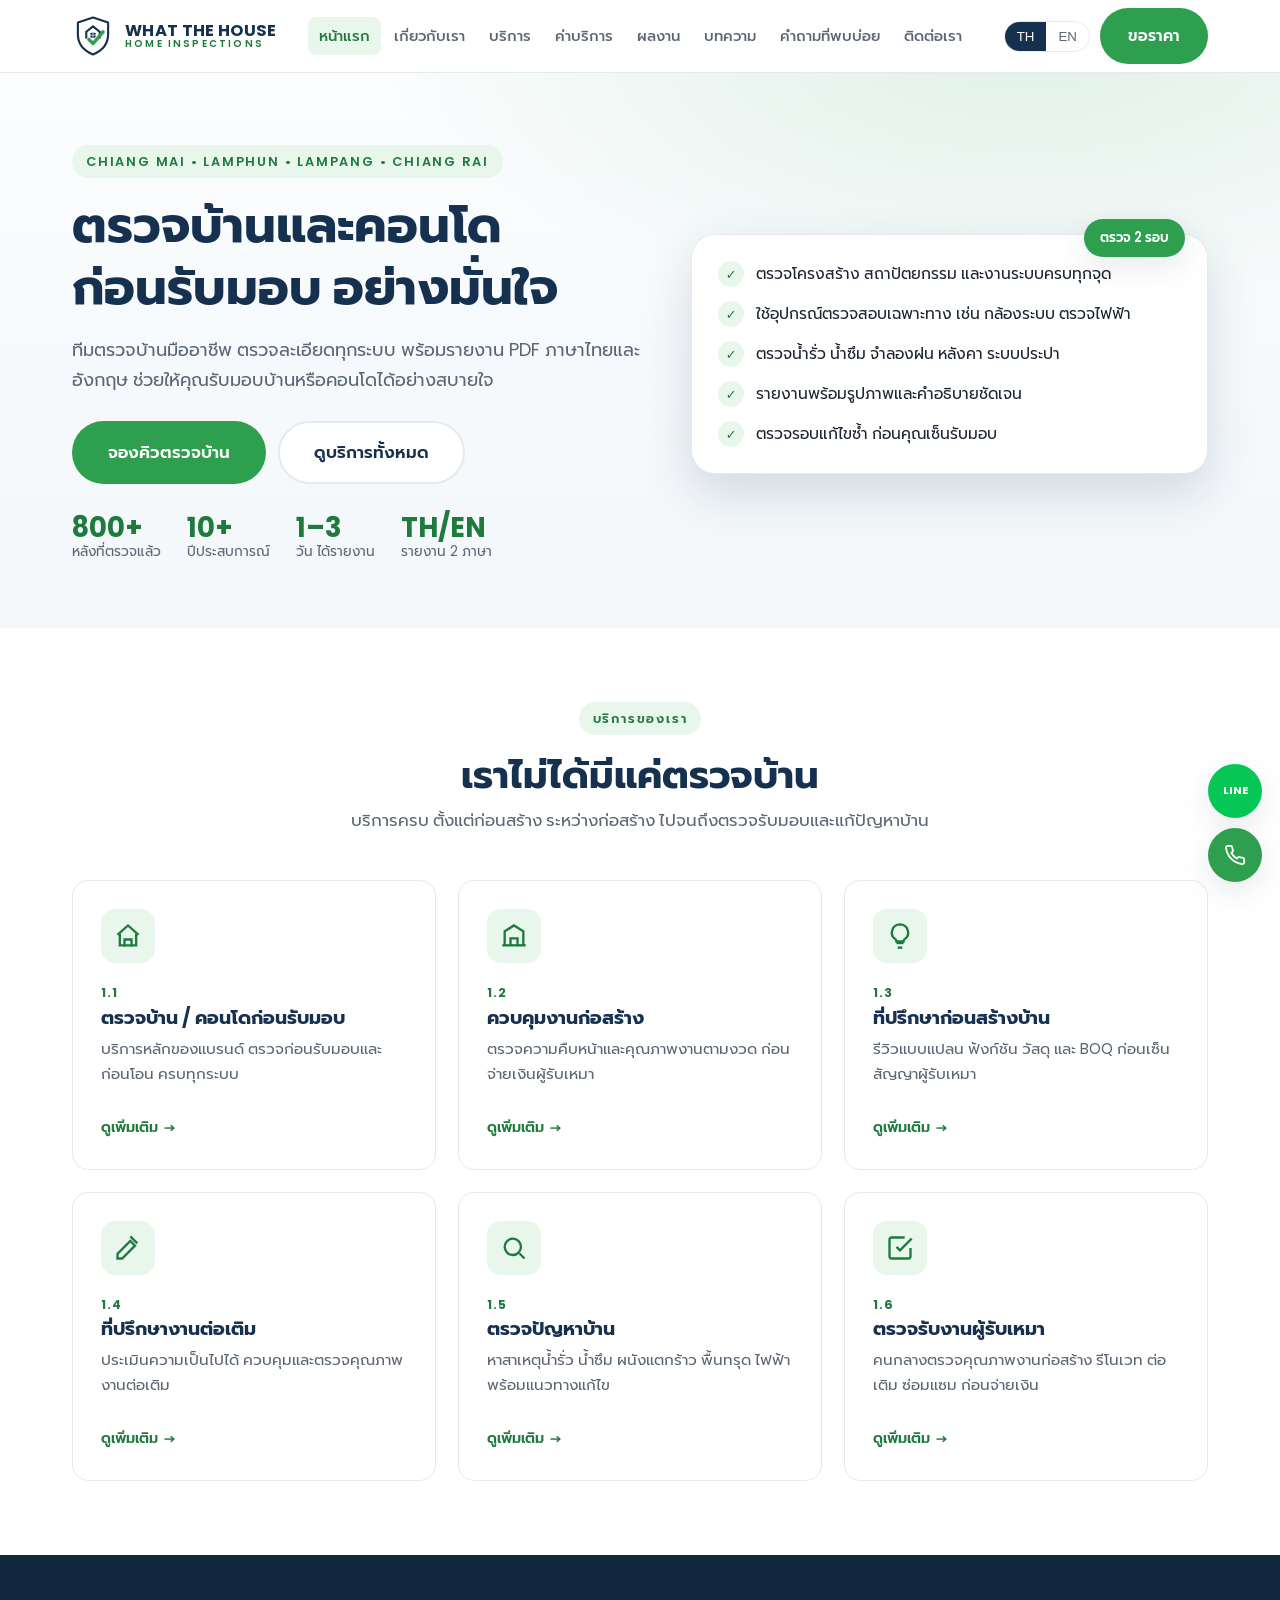
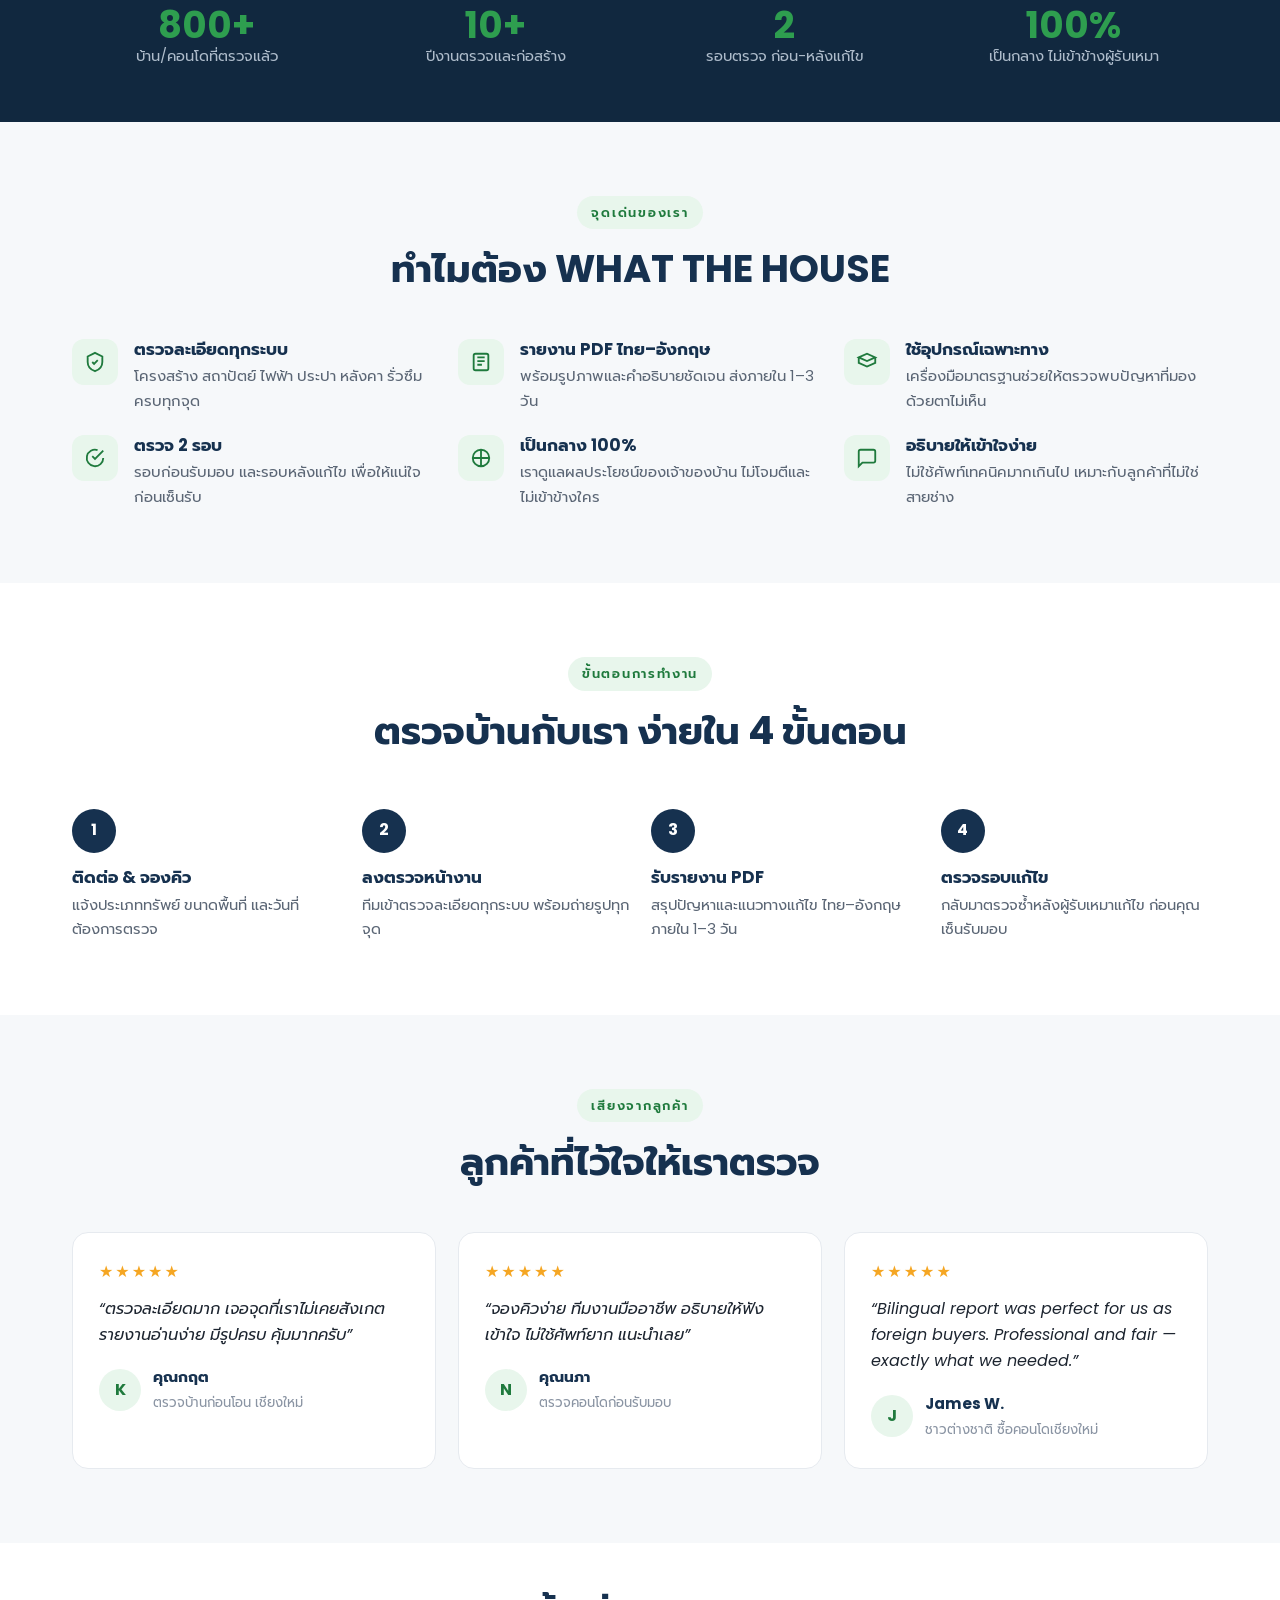
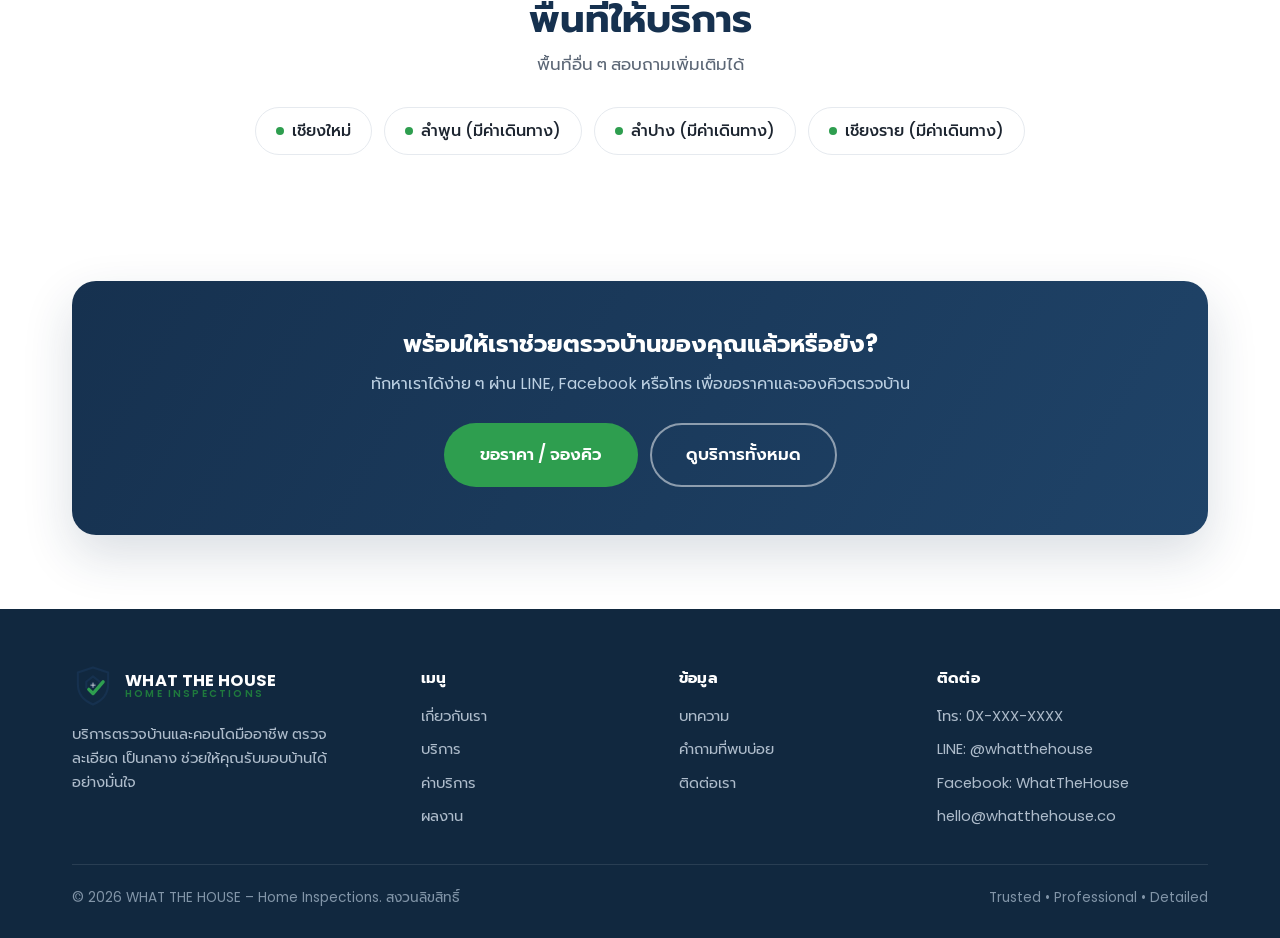
<file: index.html>
<!DOCTYPE html>
<html lang="th">
<head>
<meta charset="UTF-8">
<meta name="viewport" content="width=device-width, initial-scale=1">
<title>ตรวจบ้านเชียงใหม่ ตรวจคอนโด | WHAT THE HOUSE – Home Inspection Chiang Mai</title>
<meta name="description" content="WHAT THE HOUSE บริการตรวจบ้านและตรวจคอนโดก่อนรับมอบในเชียงใหม่ ลำพูน ลำปาง เชียงราย ตรวจละเอียดทุกระบบ รายงาน PDF ไทย-อังกฤษ ประสบการณ์ 800+ หลัง | Home & Condo Inspection Chiang Mai.">
<meta name="keywords" content="ตรวจบ้านเชียงใหม่, ตรวจคอนโดเชียงใหม่, ตรวจบ้านก่อนโอน, ตรวจรับบ้าน, Home Inspection Chiang Mai, Condo Inspection Chiang Mai">
<meta property="og:title" content="WHAT THE HOUSE – Home Inspection Chiang Mai">
<meta property="og:description" content="ตรวจบ้านและคอนโดก่อนรับมอบ ละเอียดทุกระบบ รายงานไทย-อังกฤษ">
<meta property="og:type" content="website">
<link rel="icon" href="assets/img/logo.svg" type="image/svg+xml">
<link rel="preconnect" href="https://fonts.googleapis.com">
<link rel="preconnect" href="https://fonts.gstatic.com" crossorigin>
<link href="https://fonts.googleapis.com/css2?family=Poppins:wght@400;500;600;700&family=Prompt:wght@400;500;600;700&display=swap" rel="stylesheet">
<link rel="stylesheet" href="assets/css/style.css">
<script type="application/ld+json">
{
  "@context":"https://schema.org",
  "@type":"LocalBusiness",
  "name":"WHAT THE HOUSE – Home Inspections",
  "description":"บริการตรวจบ้านและตรวจคอนโดก่อนรับมอบ ในเชียงใหม่และภาคเหนือ",
  "image":"assets/img/logo.svg",
  "areaServed":["Chiang Mai","Lamphun","Lampang","Chiang Rai"],
  "knowsLanguage":["th","en"],
  "telephone":"+66-00-000-0000",
  "address":{"@type":"PostalAddress","addressLocality":"Chiang Mai","addressCountry":"TH"},
  "slogan":"Trusted • Professional • Detailed"
}
</script>
</head>
<body>

<!-- ============ HEADER ============ -->
<header class="site-header">
  <div class="container nav">
    <a href="index.html" class="brand">
      <img src="assets/img/logo.svg" class="logo" alt="What The House">
      <span class="brand-text"><b>WHAT THE HOUSE</b><span>HOME INSPECTIONS</span></span>
    </a>
    <ul class="nav-links">
      <li><a href="index.html" class="active"><span class="lang-th">หน้าแรก</span><span class="lang-en">Home</span></a></li>
      <li><a href="about.html"><span class="lang-th">เกี่ยวกับเรา</span><span class="lang-en">About</span></a></li>
      <li><a href="services.html"><span class="lang-th">บริการ</span><span class="lang-en">Services</span></a></li>
      <li><a href="pricing.html"><span class="lang-th">ค่าบริการ</span><span class="lang-en">Pricing</span></a></li>
      <li><a href="portfolio.html"><span class="lang-th">ผลงาน</span><span class="lang-en">Portfolio</span></a></li>
      <li><a href="blog.html"><span class="lang-th">บทความ</span><span class="lang-en">Blog</span></a></li>
      <li><a href="faq.html"><span class="lang-th">คำถามที่พบบ่อย</span><span class="lang-en">FAQ</span></a></li>
      <li><a href="contact.html"><span class="lang-th">ติดต่อเรา</span><span class="lang-en">Contact</span></a></li>
    </ul>
    <div class="nav-right">
      <div class="lang-toggle">
        <button data-lang-btn="th">TH</button>
        <button data-lang-btn="en">EN</button>
      </div>
      <a href="contact.html" class="btn btn-primary nav-cta"><span class="lang-th">ขอราคา</span><span class="lang-en">Get a Quote</span></a>
      <button class="burger" aria-label="menu"><span></span><span></span><span></span></button>
    </div>
  </div>
</header>

<!-- ============ HERO ============ -->
<section class="hero">
  <div class="container hero-grid">
    <div>
      <span class="eyebrow">Chiang Mai • Lamphun • Lampang • Chiang Rai</span>
      <h1>
        <span class="lang-th">ตรวจบ้านและคอนโด<br>ก่อนรับมอบ อย่างมั่นใจ</span>
        <span class="lang-en block">Inspect your home & condo<br>before you accept it</span>
      </h1>
      <p class="lead">
        <span class="lang-th">ทีมตรวจบ้านมืออาชีพ ตรวจละเอียดทุกระบบ พร้อมรายงาน PDF ภาษาไทยและอังกฤษ ช่วยให้คุณรับมอบบ้านหรือคอนโดได้อย่างสบายใจ</span>
        <span class="lang-en block">A professional inspection team that checks every system in detail and delivers a clear Thai–English PDF report — so you can accept your new home with confidence.</span>
      </p>
      <div class="hero-cta">
        <a href="contact.html" class="btn btn-primary btn-lg"><span class="lang-th">จองคิวตรวจบ้าน</span><span class="lang-en">Book an Inspection</span></a>
        <a href="services.html" class="btn btn-outline btn-lg"><span class="lang-th">ดูบริการทั้งหมด</span><span class="lang-en">Our Services</span></a>
      </div>
      <div class="hero-trust">
        <div class="t"><b>800+</b><span class="lang-th">หลังที่ตรวจแล้ว</span><span class="lang-en">homes inspected</span></div>
        <div class="t"><b>10+</b><span class="lang-th">ปีประสบการณ์</span><span class="lang-en">years experience</span></div>
        <div class="t"><b>1–3</b><span class="lang-th">วัน ได้รายงาน</span><span class="lang-en">days to report</span></div>
        <div class="t"><b>TH/EN</b><span class="lang-th">รายงาน 2 ภาษา</span><span class="lang-en">bilingual report</span></div>
      </div>
    </div>
    <div class="hero-art">
      <span class="badge"><span class="lang-th">ตรวจ 2 รอบ</span><span class="lang-en">2 inspection rounds</span></span>
      <ul class="checklist">
        <li><span class="ic">✓</span><span class="lang-th">ตรวจโครงสร้าง สถาปัตยกรรม และงานระบบครบทุกจุด</span><span class="lang-en block">Structure, architecture and all building systems</span></li>
        <li><span class="ic">✓</span><span class="lang-th">ใช้อุปกรณ์ตรวจสอบเฉพาะทาง เช่น กล้องระบบ ตรวจไฟฟ้า</span><span class="lang-en block">Specialized inspection equipment & tools</span></li>
        <li><span class="ic">✓</span><span class="lang-th">ตรวจน้ำรั่ว น้ำซึม จำลองฝน หลังคา ระบบประปา</span><span class="lang-en block">Leak & water testing, roof and plumbing checks</span></li>
        <li><span class="ic">✓</span><span class="lang-th">รายงานพร้อมรูปภาพและคำอธิบายชัดเจน</span><span class="lang-en block">Full photo report with clear explanations</span></li>
        <li><span class="ic">✓</span><span class="lang-th">ตรวจรอบแก้ไขซ้ำ ก่อนคุณเซ็นรับมอบ</span><span class="lang-en block">Free re-inspection round before you sign off</span></li>
      </ul>
    </div>
  </div>
</section>

<!-- ============ SERVICES (6 cards) ============ -->
<section class="section" id="services">
  <div class="container">
    <div class="section-head">
      <span class="eyebrow"><span class="lang-th">บริการของเรา</span><span class="lang-en">Our Services</span></span>
      <h2 class="section-title"><span class="lang-th">เราไม่ได้มีแค่ตรวจบ้าน</span><span class="lang-en">More than just home inspection</span></h2>
      <p><span class="lang-th">บริการครบ ตั้งแต่ก่อนสร้าง ระหว่างก่อสร้าง ไปจนถึงตรวจรับมอบและแก้ปัญหาบ้าน</span><span class="lang-en">From planning and construction supervision to final hand-over inspection and defect diagnosis.</span></p>
    </div>
    <div class="grid grid-3">

      <a class="card" href="services.html#s1">
        <div class="svc-ic"><svg viewBox="0 0 24 24" fill="none" stroke="currentColor" stroke-width="2"><path d="M3 11l9-8 9 8"/><path d="M5 10v10h14V10"/><path d="M9 21v-6h6v6"/></svg></div>
        <span class="num">1.1</span>
        <h3><span class="lang-th">ตรวจบ้าน / คอนโดก่อนรับมอบ</span><span class="lang-en">Home & Condo Inspection</span></h3>
        <p><span class="lang-th">บริการหลักของแบรนด์ ตรวจก่อนรับมอบและก่อนโอน ครบทุกระบบ</span><span class="lang-en">Our core service — full pre-handover inspection of every system.</span></p>
        <span class="more"><span class="lang-th">ดูเพิ่มเติม</span><span class="lang-en">Learn more</span> →</span>
      </a>

      <a class="card" href="services.html#s2">
        <div class="svc-ic"><svg viewBox="0 0 24 24" fill="none" stroke="currentColor" stroke-width="2"><path d="M2 20h20"/><path d="M4 20V8l8-5 8 5v12"/><path d="M9 20v-6h6v6"/></svg></div>
        <span class="num">1.2</span>
        <h3><span class="lang-th">ควบคุมงานก่อสร้าง</span><span class="lang-en">Construction Supervision</span></h3>
        <p><span class="lang-th">ตรวจความคืบหน้าและคุณภาพงานตามงวด ก่อนจ่ายเงินผู้รับเหมา</span><span class="lang-en">Monitor progress and quality each phase, before paying the contractor.</span></p>
        <span class="more"><span class="lang-th">ดูเพิ่มเติม</span><span class="lang-en">Learn more</span> →</span>
      </a>

      <a class="card" href="services.html#s3">
        <div class="svc-ic"><svg viewBox="0 0 24 24" fill="none" stroke="currentColor" stroke-width="2"><path d="M9 18h6"/><path d="M10 22h4"/><path d="M12 2a7 7 0 0 0-4 12.7c.6.5 1 1.2 1 2h6c0-.8.4-1.5 1-2A7 7 0 0 0 12 2z"/></svg></div>
        <span class="num">1.3</span>
        <h3><span class="lang-th">ที่ปรึกษาก่อนสร้างบ้าน</span><span class="lang-en">Pre-Construction Consulting</span></h3>
        <p><span class="lang-th">รีวิวแบบแปลน ฟังก์ชัน วัสดุ และ BOQ ก่อนเซ็นสัญญาผู้รับเหมา</span><span class="lang-en">Review plans, materials and BOQ before signing with a contractor.</span></p>
        <span class="more"><span class="lang-th">ดูเพิ่มเติม</span><span class="lang-en">Learn more</span> →</span>
      </a>

      <a class="card" href="services.html#s4">
        <div class="svc-ic"><svg viewBox="0 0 24 24" fill="none" stroke="currentColor" stroke-width="2"><path d="M14 2l6 6"/><path d="M3 17l11-11 4 4L7 21H3z"/></svg></div>
        <span class="num">1.4</span>
        <h3><span class="lang-th">ที่ปรึกษางานต่อเติม</span><span class="lang-en">Renovation & Extension</span></h3>
        <p><span class="lang-th">ประเมินความเป็นไปได้ ควบคุมและตรวจคุณภาพงานต่อเติม</span><span class="lang-en">Feasibility checks plus supervision and QC for extension work.</span></p>
        <span class="more"><span class="lang-th">ดูเพิ่มเติม</span><span class="lang-en">Learn more</span> →</span>
      </a>

      <a class="card" href="services.html#s5">
        <div class="svc-ic"><svg viewBox="0 0 24 24" fill="none" stroke="currentColor" stroke-width="2"><circle cx="11" cy="11" r="7"/><path d="M21 21l-4.3-4.3"/></svg></div>
        <span class="num">1.5</span>
        <h3><span class="lang-th">ตรวจปัญหาบ้าน</span><span class="lang-en">Defect & Problem Diagnosis</span></h3>
        <p><span class="lang-th">หาสาเหตุน้ำรั่ว น้ำซึม ผนังแตกร้าว พื้นทรุด ไฟฟ้า พร้อมแนวทางแก้ไข</span><span class="lang-en">Find the cause of leaks, cracks, settling and electrical issues.</span></p>
        <span class="more"><span class="lang-th">ดูเพิ่มเติม</span><span class="lang-en">Learn more</span> →</span>
      </a>

      <a class="card" href="services.html#s6">
        <div class="svc-ic"><svg viewBox="0 0 24 24" fill="none" stroke="currentColor" stroke-width="2"><path d="M9 11l3 3L22 4"/><path d="M21 12v7a2 2 0 0 1-2 2H5a2 2 0 0 1-2-2V5a2 2 0 0 1 2-2h11"/></svg></div>
        <span class="num">1.6</span>
        <h3><span class="lang-th">ตรวจรับงานผู้รับเหมา</span><span class="lang-en">Contractor Work Inspection</span></h3>
        <p><span class="lang-th">คนกลางตรวจคุณภาพงานก่อสร้าง รีโนเวท ต่อเติม ซ่อมแซม ก่อนจ่ายเงิน</span><span class="lang-en">Independent QC for build, renovation and repair work before payment.</span></p>
        <span class="more"><span class="lang-th">ดูเพิ่มเติม</span><span class="lang-en">Learn more</span> →</span>
      </a>

    </div>
  </div>
</section>

<!-- ============ STATS (navy band) ============ -->
<section class="section tight navy">
  <div class="container">
    <div class="stats">
      <div class="s"><b>800+</b><span class="lang-th">บ้าน/คอนโดที่ตรวจแล้ว</span><span class="lang-en">homes & condos inspected</span></div>
      <div class="s"><b>10+</b><span class="lang-th">ปีงานตรวจและก่อสร้าง</span><span class="lang-en">years in inspection & construction</span></div>
      <div class="s"><b>2</b><span class="lang-th">รอบตรวจ ก่อน-หลังแก้ไข</span><span class="lang-en">rounds: initial & re-inspection</span></div>
      <div class="s"><b>100%</b><span class="lang-th">เป็นกลาง ไม่เข้าข้างผู้รับเหมา</span><span class="lang-en">independent & unbiased</span></div>
    </div>
  </div>
</section>

<!-- ============ WHY US ============ -->
<section class="section soft">
  <div class="container">
    <div class="section-head">
      <span class="eyebrow"><span class="lang-th">จุดเด่นของเรา</span><span class="lang-en">Why choose us</span></span>
      <h2 class="section-title"><span class="lang-th">ทำไมต้อง WHAT THE HOUSE</span><span class="lang-en">Why WHAT THE HOUSE</span></h2>
    </div>
    <div class="grid grid-3">
      <div class="feat"><div class="fic"><svg viewBox="0 0 24 24" width="22" fill="none" stroke="currentColor" stroke-width="2"><path d="M12 2l8 4v6c0 5-3.4 8.5-8 10-4.6-1.5-8-5-8-10V6z"/><path d="M9 12l2 2 4-4"/></svg></div>
        <div><h4><span class="lang-th">ตรวจละเอียดทุกระบบ</span><span class="lang-en">Detailed, system by system</span></h4><p><span class="lang-th">โครงสร้าง สถาปัตย์ ไฟฟ้า ประปา หลังคา รั่วซึม ครบทุกจุด</span><span class="lang-en">Structure, electrics, plumbing, roof and leak testing — nothing skipped.</span></p></div></div>

      <div class="feat"><div class="fic"><svg viewBox="0 0 24 24" width="22" fill="none" stroke="currentColor" stroke-width="2"><rect x="4" y="3" width="16" height="18" rx="2"/><path d="M8 7h8M8 11h8M8 15h5"/></svg></div>
        <div><h4><span class="lang-th">รายงาน PDF ไทย–อังกฤษ</span><span class="lang-en">Thai–English PDF report</span></h4><p><span class="lang-th">พร้อมรูปภาพและคำอธิบายชัดเจน ส่งภายใน 1–3 วัน</span><span class="lang-en">With photos and clear notes, delivered within 1–3 days.</span></p></div></div>

      <div class="feat"><div class="fic"><svg viewBox="0 0 24 24" width="22" fill="none" stroke="currentColor" stroke-width="2"><path d="M3 7l9-4 9 4-9 4z"/><path d="M3 7v6l9 4 9-4V7"/></svg></div>
        <div><h4><span class="lang-th">ใช้อุปกรณ์เฉพาะทาง</span><span class="lang-en">Specialized equipment</span></h4><p><span class="lang-th">เครื่องมือมาตรฐานช่วยให้ตรวจพบปัญหาที่มองด้วยตาไม่เห็น</span><span class="lang-en">Professional tools reveal issues the eye can't catch.</span></p></div></div>

      <div class="feat"><div class="fic"><svg viewBox="0 0 24 24" width="22" fill="none" stroke="currentColor" stroke-width="2"><path d="M21 12a9 9 0 1 1-6.2-8.6"/><path d="M21 4l-9 9-3-3"/></svg></div>
        <div><h4><span class="lang-th">ตรวจ 2 รอบ</span><span class="lang-en">Two inspection rounds</span></h4><p><span class="lang-th">รอบก่อนรับมอบ และรอบหลังแก้ไข เพื่อให้แน่ใจก่อนเซ็นรับ</span><span class="lang-en">Initial check and a re-inspection after fixes, before you sign.</span></p></div></div>

      <div class="feat"><div class="fic"><svg viewBox="0 0 24 24" width="22" fill="none" stroke="currentColor" stroke-width="2"><path d="M12 3v18M3 12h18"/><circle cx="12" cy="12" r="9"/></svg></div>
        <div><h4><span class="lang-th">เป็นกลาง 100%</span><span class="lang-en">Fully independent</span></h4><p><span class="lang-th">เราดูแลผลประโยชน์ของเจ้าของบ้าน ไม่โจมตีและไม่เข้าข้างใคร</span><span class="lang-en">We protect the homeowner's interests — never taking sides.</span></p></div></div>

      <div class="feat"><div class="fic"><svg viewBox="0 0 24 24" width="22" fill="none" stroke="currentColor" stroke-width="2"><path d="M21 15a2 2 0 0 1-2 2H7l-4 4V5a2 2 0 0 1 2-2h14a2 2 0 0 1 2 2z"/></svg></div>
        <div><h4><span class="lang-th">อธิบายให้เข้าใจง่าย</span><span class="lang-en">Easy to understand</span></h4><p><span class="lang-th">ไม่ใช้ศัพท์เทคนิคมากเกินไป เหมาะกับลูกค้าที่ไม่ใช่สายช่าง</span><span class="lang-en">No heavy jargon — perfect for non-technical buyers.</span></p></div></div>
    </div>
  </div>
</section>

<!-- ============ PROCESS ============ -->
<section class="section">
  <div class="container">
    <div class="section-head">
      <span class="eyebrow"><span class="lang-th">ขั้นตอนการทำงาน</span><span class="lang-en">How it works</span></span>
      <h2 class="section-title"><span class="lang-th">ตรวจบ้านกับเรา ง่ายใน 4 ขั้นตอน</span><span class="lang-en">Four simple steps</span></h2>
    </div>
    <div class="steps">
      <div class="step"><div class="n">1</div><h4><span class="lang-th">ติดต่อ & จองคิว</span><span class="lang-en">Contact & book</span></h4><p><span class="lang-th">แจ้งประเภททรัพย์ ขนาดพื้นที่ และวันที่ต้องการตรวจ</span><span class="lang-en">Tell us the property type, size and preferred date.</span></p></div>
      <div class="step"><div class="n">2</div><h4><span class="lang-th">ลงตรวจหน้างาน</span><span class="lang-en">On-site inspection</span></h4><p><span class="lang-th">ทีมเข้าตรวจละเอียดทุกระบบ พร้อมถ่ายรูปทุกจุด</span><span class="lang-en">Our team inspects every system and photographs each issue.</span></p></div>
      <div class="step"><div class="n">3</div><h4><span class="lang-th">รับรายงาน PDF</span><span class="lang-en">Receive PDF report</span></h4><p><span class="lang-th">สรุปปัญหาและแนวทางแก้ไข ไทย–อังกฤษ ภายใน 1–3 วัน</span><span class="lang-en">A bilingual report with fixes within 1–3 days.</span></p></div>
      <div class="step"><div class="n">4</div><h4><span class="lang-th">ตรวจรอบแก้ไข</span><span class="lang-en">Re-inspection</span></h4><p><span class="lang-th">กลับมาตรวจซ้ำหลังผู้รับเหมาแก้ไข ก่อนคุณเซ็นรับมอบ</span><span class="lang-en">We re-check after repairs, before you accept the home.</span></p></div>
    </div>
  </div>
</section>

<!-- ============ REVIEWS ============ -->
<section class="section soft">
  <div class="container">
    <div class="section-head">
      <span class="eyebrow"><span class="lang-th">เสียงจากลูกค้า</span><span class="lang-en">Reviews</span></span>
      <h2 class="section-title"><span class="lang-th">ลูกค้าที่ไว้ใจให้เราตรวจ</span><span class="lang-en">Trusted by our clients</span></h2>
    </div>
    <div class="grid grid-3">
      <div class="review"><div class="stars">★★★★★</div><p><span class="lang-th">“ตรวจละเอียดมาก เจอจุดที่เราไม่เคยสังเกต รายงานอ่านง่าย มีรูปครบ คุ้มมากครับ”</span><span class="lang-en">“Incredibly thorough — they found issues we'd never have spotted. The report was clear and full of photos.”</span></p><div class="who"><div class="av">K</div><div><b>คุณกฤต</b><span class="lang-th">ตรวจบ้านก่อนโอน เชียงใหม่</span><span class="lang-en">Pre-transfer inspection, Chiang Mai</span></div></div></div>
      <div class="review"><div class="stars">★★★★★</div><p><span class="lang-th">“จองคิวง่าย ทีมงานมืออาชีพ อธิบายให้ฟังเข้าใจ ไม่ใช้ศัพท์ยาก แนะนำเลย”</span><span class="lang-en">“Easy to book, very professional, and they explained everything in plain language. Highly recommend.”</span></p><div class="who"><div class="av">N</div><div><b>คุณนภา</b><span class="lang-th">ตรวจคอนโดก่อนรับมอบ</span><span class="lang-en">Condo handover inspection</span></div></div></div>
      <div class="review"><div class="stars">★★★★★</div><p><span class="lang-th">“Bilingual report was perfect for us as foreign buyers. Professional and fair — exactly what we needed.”</span><span class="lang-en">“Bilingual report was perfect for us as foreign buyers. Professional and fair — exactly what we needed.”</span></p><div class="who"><div class="av">J</div><div><b>James W.</b><span class="lang-th">ชาวต่างชาติ ซื้อคอนโดเชียงใหม่</span><span class="lang-en">Foreign buyer, Chiang Mai condo</span></div></div></div>
    </div>
  </div>
</section>

<!-- ============ AREAS ============ -->
<section class="section tight">
  <div class="container">
    <div class="section-head" style="margin-bottom:28px">
      <h2 class="section-title"><span class="lang-th">พื้นที่ให้บริการ</span><span class="lang-en">Service areas</span></h2>
      <p><span class="lang-th">พื้นที่อื่น ๆ สอบถามเพิ่มเติมได้</span><span class="lang-en">Other areas — just ask us.</span></p>
    </div>
    <div class="areas">
      <span class="area-chip"><span class="dot"></span><span class="lang-th">เชียงใหม่</span><span class="lang-en">Chiang Mai</span></span>
      <span class="area-chip"><span class="dot"></span><span class="lang-th">ลำพูน (มีค่าเดินทาง)</span><span class="lang-en">Lamphun (travel fee)</span></span>
      <span class="area-chip"><span class="dot"></span><span class="lang-th">ลำปาง (มีค่าเดินทาง)</span><span class="lang-en">Lampang (travel fee)</span></span>
      <span class="area-chip"><span class="dot"></span><span class="lang-th">เชียงราย (มีค่าเดินทาง)</span><span class="lang-en">Chiang Rai (travel fee)</span></span>
    </div>
  </div>
</section>

<!-- ============ CTA ============ -->
<section class="section">
  <div class="container">
    <div class="cta-band">
      <h2><span class="lang-th">พร้อมให้เราช่วยตรวจบ้านของคุณแล้วหรือยัง?</span><span class="lang-en">Ready to inspect your new home?</span></h2>
      <p><span class="lang-th">ทักหาเราได้ง่าย ๆ ผ่าน LINE, Facebook หรือโทร เพื่อขอราคาและจองคิวตรวจบ้าน</span><span class="lang-en">Reach us via LINE, Facebook or phone for a quote and to book your inspection.</span></p>
      <div class="btns">
        <a href="contact.html" class="btn btn-primary btn-lg"><span class="lang-th">ขอราคา / จองคิว</span><span class="lang-en">Get a Quote</span></a>
        <a href="services.html" class="btn btn-ghost btn-lg"><span class="lang-th">ดูบริการทั้งหมด</span><span class="lang-en">View Services</span></a>
      </div>
    </div>
  </div>
</section>

<!-- ============ FOOTER ============ -->
<footer class="footer">
  <div class="container">
    <div class="foot-grid">
      <div>
        <a href="index.html" class="brand">
          <img src="assets/img/logo.svg" class="logo" alt="What The House">
          <span class="brand-text"><b>WHAT THE HOUSE</b><span>HOME INSPECTIONS</span></span>
        </a>
        <p><span class="lang-th">บริการตรวจบ้านและคอนโดมืออาชีพ ตรวจละเอียด เป็นกลาง ช่วยให้คุณรับมอบบ้านได้อย่างมั่นใจ</span><span class="lang-en">Professional, independent home & condo inspection — so you can accept your home with confidence.</span></p>
      </div>
      <div class="foot-col">
        <h5><span class="lang-th">เมนู</span><span class="lang-en">Menu</span></h5>
        <ul>
          <li><a href="about.html"><span class="lang-th">เกี่ยวกับเรา</span><span class="lang-en">About</span></a></li>
          <li><a href="services.html"><span class="lang-th">บริการ</span><span class="lang-en">Services</span></a></li>
          <li><a href="pricing.html"><span class="lang-th">ค่าบริการ</span><span class="lang-en">Pricing</span></a></li>
          <li><a href="portfolio.html"><span class="lang-th">ผลงาน</span><span class="lang-en">Portfolio</span></a></li>
        </ul>
      </div>
      <div class="foot-col">
        <h5><span class="lang-th">ข้อมูล</span><span class="lang-en">Info</span></h5>
        <ul>
          <li><a href="blog.html"><span class="lang-th">บทความ</span><span class="lang-en">Blog</span></a></li>
          <li><a href="faq.html"><span class="lang-th">คำถามที่พบบ่อย</span><span class="lang-en">FAQ</span></a></li>
          <li><a href="contact.html"><span class="lang-th">ติดต่อเรา</span><span class="lang-en">Contact</span></a></li>
        </ul>
      </div>
      <div class="foot-col">
        <h5><span class="lang-th">ติดต่อ</span><span class="lang-en">Contact</span></h5>
        <ul>
          <li><a href="tel:+660000000000">โทร: 0X-XXX-XXXX</a></li>
          <li><a href="#">LINE: @whatthehouse</a></li>
          <li><a href="#">Facebook: WhatTheHouse</a></li>
          <li><a href="mailto:hello@whatthehouse.co">hello@whatthehouse.co</a></li>
        </ul>
      </div>
    </div>
    <div class="foot-bottom">
      <span>© 2026 WHAT THE HOUSE – Home Inspections. <span class="lang-th">สงวนลิขสิทธิ์</span><span class="lang-en">All rights reserved.</span></span>
      <span>Trusted • Professional • Detailed</span>
    </div>
  </div>
</footer>

<!-- floating contact -->
<div class="float-contact">
  <a href="#" class="fc-line" aria-label="LINE">LINE</a>
  <a href="tel:+660000000000" class="fc-call" aria-label="Call"><svg viewBox="0 0 24 24" width="22" fill="none" stroke="#fff" stroke-width="2"><path d="M22 16.9v3a2 2 0 0 1-2.2 2 19.8 19.8 0 0 1-8.6-3 19.5 19.5 0 0 1-6-6 19.8 19.8 0 0 1-3-8.6A2 2 0 0 1 4.1 2H7a2 2 0 0 1 2 1.7c.1 1 .4 1.9.7 2.8a2 2 0 0 1-.5 2.1L8 9.9a16 16 0 0 0 6 6l1.3-1.3a2 2 0 0 1 2.1-.4c.9.3 1.8.6 2.8.7A2 2 0 0 1 22 16.9z"/></svg></a>
</div>

<script src="assets/js/main.js"></script>
<script src="assets/js/cms.js"></script>
<!-- Netlify Identity widget: รับลิงก์เชิญแอดมิน แล้วพาไปตั้งรหัส/เข้าหน้า /admin -->
<script src="https://identity.netlify.com/v1/netlify-identity-widget.js"></script>
<script>
  if (window.netlifyIdentity) {
    window.netlifyIdentity.on("init", function (user) {
      if (!user) {
        window.netlifyIdentity.on("login", function () {
          document.location.href = "/admin/";
        });
      }
    });
  }
</script>
</body>
</html>
</file>
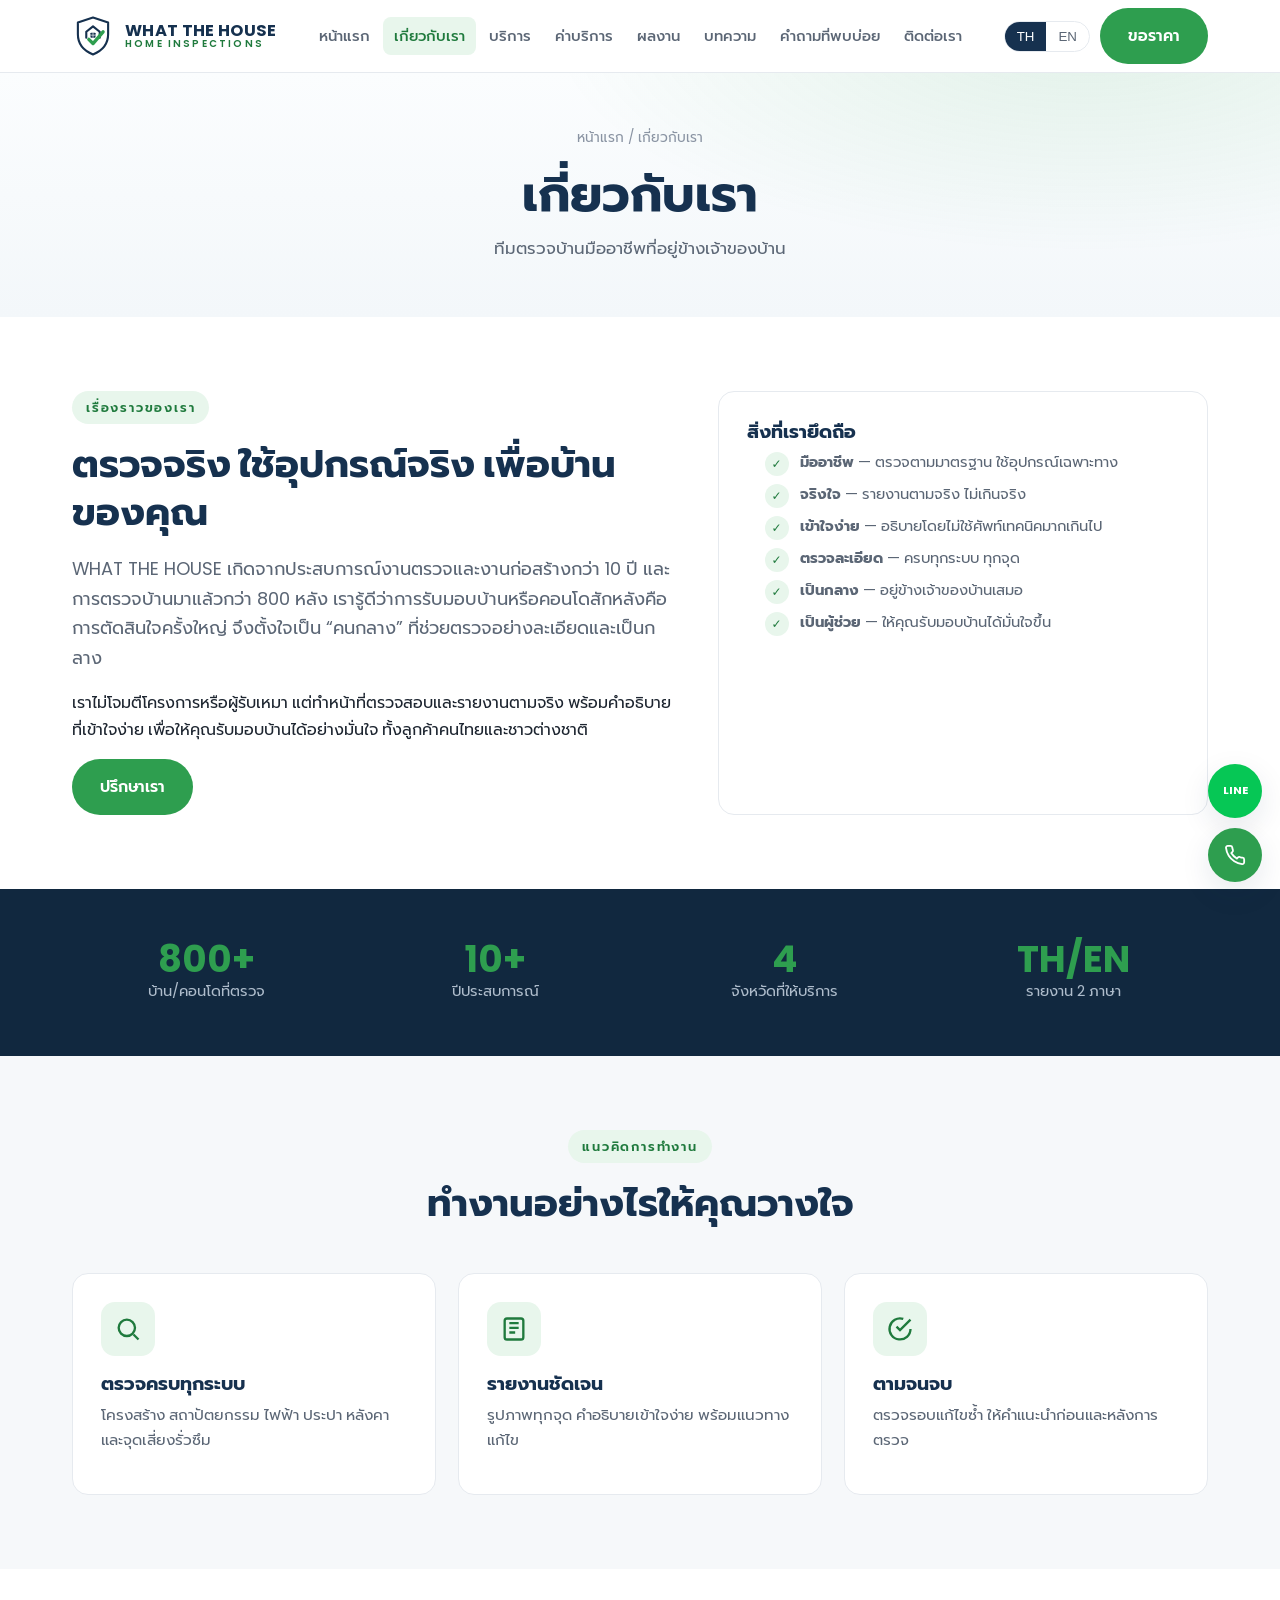
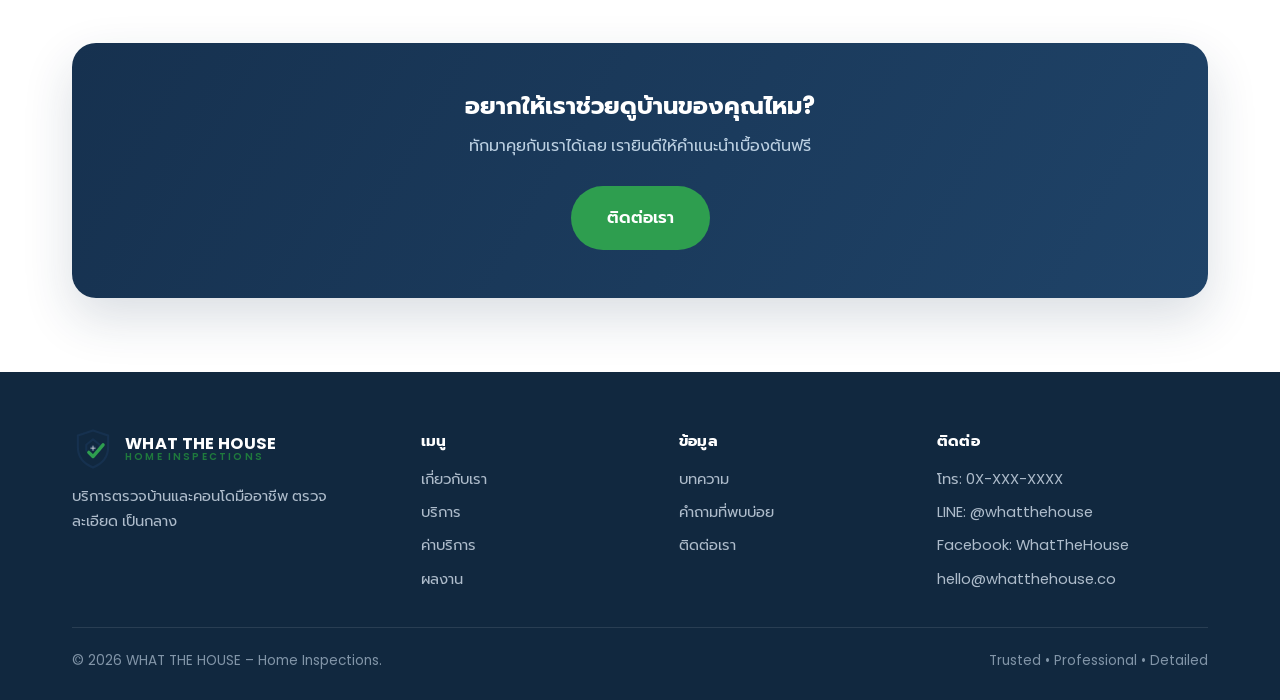
<file: about.html>
<!DOCTYPE html>
<html lang="th">
<head>
<meta charset="UTF-8">
<meta name="viewport" content="width=device-width, initial-scale=1">
<title>เกี่ยวกับเรา | WHAT THE HOUSE – Home Inspection Chiang Mai</title>
<meta name="description" content="WHAT THE HOUSE ทีมตรวจบ้านมืออาชีพในเชียงใหม่ ประสบการณ์ตรวจบ้านกว่า 800 หลัง และงานก่อสร้างกว่า 10 ปี ตรวจละเอียด เป็นกลาง เพื่อเจ้าของบ้าน.">
<link rel="icon" href="assets/img/logo.svg" type="image/svg+xml">
<link rel="preconnect" href="https://fonts.googleapis.com">
<link rel="preconnect" href="https://fonts.gstatic.com" crossorigin>
<link href="https://fonts.googleapis.com/css2?family=Poppins:wght@400;500;600;700&family=Prompt:wght@400;500;600;700&display=swap" rel="stylesheet">
<link rel="stylesheet" href="assets/css/style.css">
</head>
<body>

<header class="site-header">
  <div class="container nav">
    <a href="index.html" class="brand">
      <img src="assets/img/logo.svg" class="logo" alt="What The House">
      <span class="brand-text"><b>WHAT THE HOUSE</b><span>HOME INSPECTIONS</span></span>
    </a>
    <ul class="nav-links">
      <li><a href="index.html"><span class="lang-th">หน้าแรก</span><span class="lang-en">Home</span></a></li>
      <li><a href="about.html" class="active"><span class="lang-th">เกี่ยวกับเรา</span><span class="lang-en">About</span></a></li>
      <li><a href="services.html"><span class="lang-th">บริการ</span><span class="lang-en">Services</span></a></li>
      <li><a href="pricing.html"><span class="lang-th">ค่าบริการ</span><span class="lang-en">Pricing</span></a></li>
      <li><a href="portfolio.html"><span class="lang-th">ผลงาน</span><span class="lang-en">Portfolio</span></a></li>
      <li><a href="blog.html"><span class="lang-th">บทความ</span><span class="lang-en">Blog</span></a></li>
      <li><a href="faq.html"><span class="lang-th">คำถามที่พบบ่อย</span><span class="lang-en">FAQ</span></a></li>
      <li><a href="contact.html"><span class="lang-th">ติดต่อเรา</span><span class="lang-en">Contact</span></a></li>
    </ul>
    <div class="nav-right">
      <div class="lang-toggle"><button data-lang-btn="th">TH</button><button data-lang-btn="en">EN</button></div>
      <a href="contact.html" class="btn btn-primary nav-cta"><span class="lang-th">ขอราคา</span><span class="lang-en">Get a Quote</span></a>
      <button class="burger" aria-label="menu"><span></span><span></span><span></span></button>
    </div>
  </div>
</header>

<section class="page-hero">
  <div class="container">
    <div class="breadcrumb"><a href="index.html"><span class="lang-th">หน้าแรก</span><span class="lang-en">Home</span></a> / <span class="lang-th">เกี่ยวกับเรา</span><span class="lang-en">About</span></div>
    <h1><span class="lang-th">เกี่ยวกับเรา</span><span class="lang-en">About Us</span></h1>
    <p><span class="lang-th">ทีมตรวจบ้านมืออาชีพที่อยู่ข้างเจ้าของบ้าน</span><span class="lang-en">A professional inspection team that stands on the homeowner's side.</span></p>
  </div>
</section>

<section class="section">
  <div class="container about-grid">
    <div>
      <span class="eyebrow"><span class="lang-th">เรื่องราวของเรา</span><span class="lang-en">Our story</span></span>
      <h2 class="section-title"><span class="lang-th">ตรวจจริง ใช้อุปกรณ์จริง เพื่อบ้านของคุณ</span><span class="lang-en">Real inspections, real tools, for your home</span></h2>
      <p class="lead"><span class="lang-th">WHAT THE HOUSE เกิดจากประสบการณ์งานตรวจและงานก่อสร้างกว่า 10 ปี และการตรวจบ้านมาแล้วกว่า 800 หลัง เรารู้ดีว่าการรับมอบบ้านหรือคอนโดสักหลังคือการตัดสินใจครั้งใหญ่ จึงตั้งใจเป็น “คนกลาง” ที่ช่วยตรวจอย่างละเอียดและเป็นกลาง</span><span class="lang-en block">WHAT THE HOUSE was built on 10+ years in inspection and construction, and over 800 homes inspected. We know that accepting a new home or condo is a major decision — so we act as your independent middle party, checking everything in fine detail.</span></p>
      <p><span class="lang-th">เราไม่โจมตีโครงการหรือผู้รับเหมา แต่ทำหน้าที่ตรวจสอบและรายงานตามจริง พร้อมคำอธิบายที่เข้าใจง่าย เพื่อให้คุณรับมอบบ้านได้อย่างมั่นใจ ทั้งลูกค้าคนไทยและชาวต่างชาติ</span><span class="lang-en block">We never attack developers or contractors — we simply inspect and report the facts, with plain-language explanations, so both Thai and foreign clients can accept their homes with confidence.</span></p>
      <a href="contact.html" class="btn btn-primary"><span class="lang-th">ปรึกษาเรา</span><span class="lang-en">Talk to us</span></a>
    </div>
    <div class="card">
      <h3><span class="lang-th">สิ่งที่เรายึดถือ</span><span class="lang-en">What we stand for</span></h3>
      <ul class="value-list">
        <li><span class="ic">✓</span><span class="lang-th"><b>มืออาชีพ</b> — ตรวจตามมาตรฐาน ใช้อุปกรณ์เฉพาะทาง</span><span class="lang-en"><b>Professional</b> — standard methods, specialized equipment</span></li>
        <li><span class="ic">✓</span><span class="lang-th"><b>จริงใจ</b> — รายงานตามจริง ไม่เกินจริง</span><span class="lang-en"><b>Honest</b> — we report exactly what we find</span></li>
        <li><span class="ic">✓</span><span class="lang-th"><b>เข้าใจง่าย</b> — อธิบายโดยไม่ใช้ศัพท์เทคนิคมากเกินไป</span><span class="lang-en"><b>Clear</b> — explained without heavy jargon</span></li>
        <li><span class="ic">✓</span><span class="lang-th"><b>ตรวจละเอียด</b> — ครบทุกระบบ ทุกจุด</span><span class="lang-en"><b>Detailed</b> — every system, every corner</span></li>
        <li><span class="ic">✓</span><span class="lang-th"><b>เป็นกลาง</b> — อยู่ข้างเจ้าของบ้านเสมอ</span><span class="lang-en"><b>Independent</b> — always on the owner's side</span></li>
        <li><span class="ic">✓</span><span class="lang-th"><b>เป็นผู้ช่วย</b> — ให้คุณรับมอบบ้านได้มั่นใจขึ้น</span><span class="lang-en"><b>Supportive</b> — helping you accept your home confidently</span></li>
      </ul>
    </div>
  </div>
</section>

<section class="section tight navy">
  <div class="container">
    <div class="stats">
      <div class="s"><b>800+</b><span class="lang-th">บ้าน/คอนโดที่ตรวจ</span><span class="lang-en">homes & condos inspected</span></div>
      <div class="s"><b>10+</b><span class="lang-th">ปีประสบการณ์</span><span class="lang-en">years of experience</span></div>
      <div class="s"><b>4</b><span class="lang-th">จังหวัดที่ให้บริการ</span><span class="lang-en">provinces served</span></div>
      <div class="s"><b>TH/EN</b><span class="lang-th">รายงาน 2 ภาษา</span><span class="lang-en">bilingual reports</span></div>
    </div>
  </div>
</section>

<section class="section soft">
  <div class="container">
    <div class="section-head">
      <span class="eyebrow"><span class="lang-th">แนวคิดการทำงาน</span><span class="lang-en">Our approach</span></span>
      <h2 class="section-title"><span class="lang-th">ทำงานอย่างไรให้คุณวางใจ</span><span class="lang-en">How we earn your trust</span></h2>
    </div>
    <div class="grid grid-3">
      <div class="card"><div class="svc-ic"><svg viewBox="0 0 24 24" fill="none" stroke="currentColor" stroke-width="2"><circle cx="11" cy="11" r="7"/><path d="M21 21l-4.3-4.3"/></svg></div><h3><span class="lang-th">ตรวจครบทุกระบบ</span><span class="lang-en">Check every system</span></h3><p><span class="lang-th">โครงสร้าง สถาปัตยกรรม ไฟฟ้า ประปา หลังคา และจุดเสี่ยงรั่วซึม</span><span class="lang-en">Structure, architecture, electrics, plumbing, roof and leak-prone areas.</span></p></div>
      <div class="card"><div class="svc-ic"><svg viewBox="0 0 24 24" fill="none" stroke="currentColor" stroke-width="2"><rect x="4" y="3" width="16" height="18" rx="2"/><path d="M8 7h8M8 11h8M8 15h5"/></svg></div><h3><span class="lang-th">รายงานชัดเจน</span><span class="lang-en">Clear reporting</span></h3><p><span class="lang-th">รูปภาพทุกจุด คำอธิบายเข้าใจง่าย พร้อมแนวทางแก้ไข</span><span class="lang-en">Photos of every issue, plain explanations and recommended fixes.</span></p></div>
      <div class="card"><div class="svc-ic"><svg viewBox="0 0 24 24" fill="none" stroke="currentColor" stroke-width="2"><path d="M21 12a9 9 0 1 1-6.2-8.6"/><path d="M21 4l-9 9-3-3"/></svg></div><h3><span class="lang-th">ตามจนจบ</span><span class="lang-en">Follow through</span></h3><p><span class="lang-th">ตรวจรอบแก้ไขซ้ำ ให้คำแนะนำก่อนและหลังการตรวจ</span><span class="lang-en">A re-inspection round and advice both before and after.</span></p></div>
    </div>
  </div>
</section>

<section class="section">
  <div class="container">
    <div class="cta-band">
      <h2><span class="lang-th">อยากให้เราช่วยดูบ้านของคุณไหม?</span><span class="lang-en">Want a second set of eyes on your home?</span></h2>
      <p><span class="lang-th">ทักมาคุยกับเราได้เลย เรายินดีให้คำแนะนำเบื้องต้นฟรี</span><span class="lang-en">Get in touch — we're happy to give initial guidance for free.</span></p>
      <div class="btns"><a href="contact.html" class="btn btn-primary btn-lg"><span class="lang-th">ติดต่อเรา</span><span class="lang-en">Contact Us</span></a></div>
    </div>
  </div>
</section>

<footer class="footer">
  <div class="container">
    <div class="foot-grid">
      <div>
        <a href="index.html" class="brand"><img src="assets/img/logo.svg" class="logo" alt="What The House"><span class="brand-text"><b>WHAT THE HOUSE</b><span>HOME INSPECTIONS</span></span></a>
        <p><span class="lang-th">บริการตรวจบ้านและคอนโดมืออาชีพ ตรวจละเอียด เป็นกลาง</span><span class="lang-en">Professional, independent home & condo inspection.</span></p>
      </div>
      <div class="foot-col"><h5><span class="lang-th">เมนู</span><span class="lang-en">Menu</span></h5><ul>
        <li><a href="about.html"><span class="lang-th">เกี่ยวกับเรา</span><span class="lang-en">About</span></a></li>
        <li><a href="services.html"><span class="lang-th">บริการ</span><span class="lang-en">Services</span></a></li>
        <li><a href="pricing.html"><span class="lang-th">ค่าบริการ</span><span class="lang-en">Pricing</span></a></li>
        <li><a href="portfolio.html"><span class="lang-th">ผลงาน</span><span class="lang-en">Portfolio</span></a></li></ul></div>
      <div class="foot-col"><h5><span class="lang-th">ข้อมูล</span><span class="lang-en">Info</span></h5><ul>
        <li><a href="blog.html"><span class="lang-th">บทความ</span><span class="lang-en">Blog</span></a></li>
        <li><a href="faq.html"><span class="lang-th">คำถามที่พบบ่อย</span><span class="lang-en">FAQ</span></a></li>
        <li><a href="contact.html"><span class="lang-th">ติดต่อเรา</span><span class="lang-en">Contact</span></a></li></ul></div>
      <div class="foot-col"><h5><span class="lang-th">ติดต่อ</span><span class="lang-en">Contact</span></h5><ul>
        <li><a href="tel:+660000000000">โทร: 0X-XXX-XXXX</a></li>
        <li><a href="#">LINE: @whatthehouse</a></li>
        <li><a href="#">Facebook: WhatTheHouse</a></li>
        <li><a href="mailto:hello@whatthehouse.co">hello@whatthehouse.co</a></li></ul></div>
    </div>
    <div class="foot-bottom"><span>© 2026 WHAT THE HOUSE – Home Inspections.</span><span>Trusted • Professional • Detailed</span></div>
  </div>
</footer>

<div class="float-contact">
  <a href="#" class="fc-line" aria-label="LINE">LINE</a>
  <a href="tel:+660000000000" class="fc-call" aria-label="Call"><svg viewBox="0 0 24 24" width="22" fill="none" stroke="#fff" stroke-width="2"><path d="M22 16.9v3a2 2 0 0 1-2.2 2 19.8 19.8 0 0 1-8.6-3 19.5 19.5 0 0 1-6-6 19.8 19.8 0 0 1-3-8.6A2 2 0 0 1 4.1 2H7a2 2 0 0 1 2 1.7c.1 1 .4 1.9.7 2.8a2 2 0 0 1-.5 2.1L8 9.9a16 16 0 0 0 6 6l1.3-1.3a2 2 0 0 1 2.1-.4c.9.3 1.8.6 2.8.7A2 2 0 0 1 22 16.9z"/></svg></a>
</div>
<script src="assets/js/main.js"></script>
<script src="assets/js/cms.js"></script>
</body>
</html>
</file>
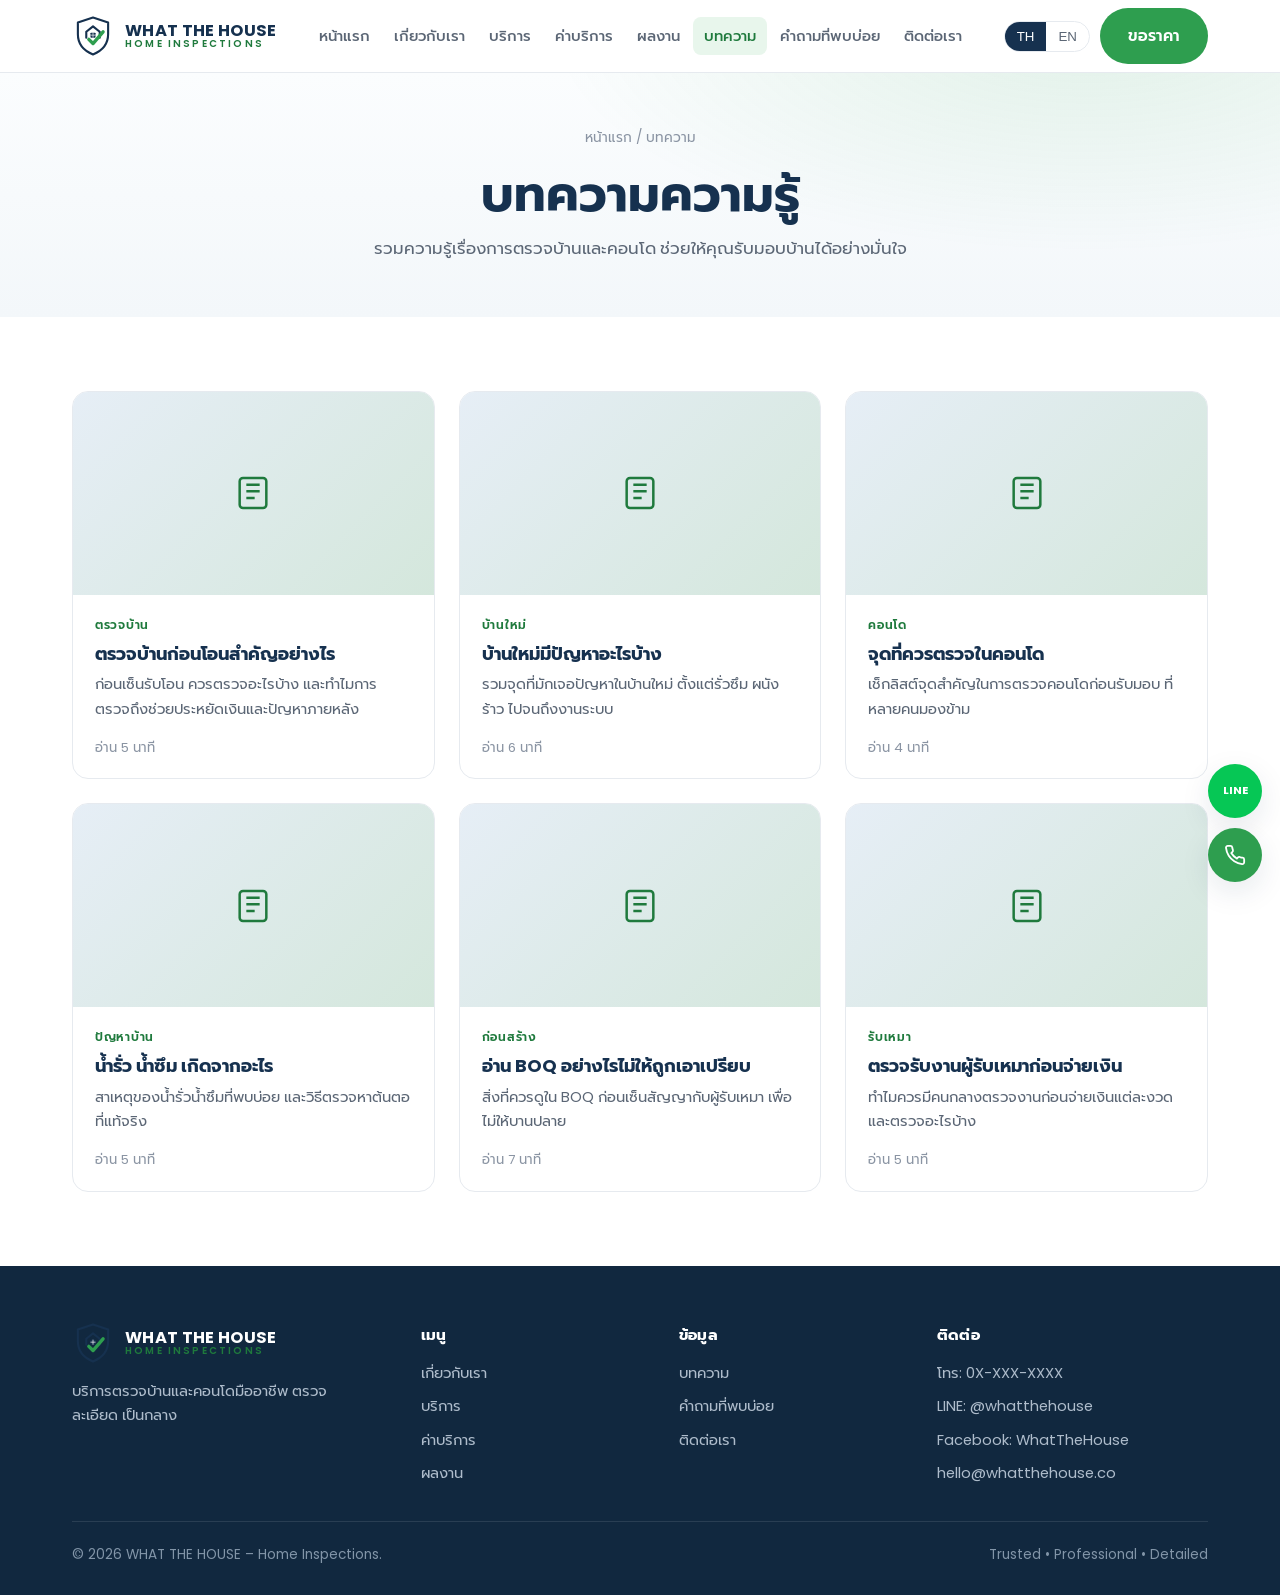
<file: blog.html>
<!DOCTYPE html>
<html lang="th">
<head>
<meta charset="UTF-8">
<meta name="viewport" content="width=device-width, initial-scale=1">
<title>บทความความรู้ตรวจบ้าน ตรวจคอนโด | WHAT THE HOUSE Chiang Mai</title>
<meta name="description" content="บทความให้ความรู้เรื่องการตรวจบ้านและตรวจคอนโด เช่น ตรวจบ้านก่อนโอนสำคัญอย่างไร บ้านใหม่มีปัญหาอะไรบ้าง และจุดที่ควรตรวจในคอนโด โดย WHAT THE HOUSE.">
<link rel="icon" href="assets/img/logo.svg" type="image/svg+xml">
<link rel="preconnect" href="https://fonts.googleapis.com">
<link rel="preconnect" href="https://fonts.gstatic.com" crossorigin>
<link href="https://fonts.googleapis.com/css2?family=Poppins:wght@400;500;600;700&family=Prompt:wght@400;500;600;700&display=swap" rel="stylesheet">
<link rel="stylesheet" href="assets/css/style.css">
</head>
<body>

<header class="site-header">
  <div class="container nav">
    <a href="index.html" class="brand"><img src="assets/img/logo.svg" class="logo" alt="What The House"><span class="brand-text"><b>WHAT THE HOUSE</b><span>HOME INSPECTIONS</span></span></a>
    <ul class="nav-links">
      <li><a href="index.html"><span class="lang-th">หน้าแรก</span><span class="lang-en">Home</span></a></li>
      <li><a href="about.html"><span class="lang-th">เกี่ยวกับเรา</span><span class="lang-en">About</span></a></li>
      <li><a href="services.html"><span class="lang-th">บริการ</span><span class="lang-en">Services</span></a></li>
      <li><a href="pricing.html"><span class="lang-th">ค่าบริการ</span><span class="lang-en">Pricing</span></a></li>
      <li><a href="portfolio.html"><span class="lang-th">ผลงาน</span><span class="lang-en">Portfolio</span></a></li>
      <li><a href="blog.html" class="active"><span class="lang-th">บทความ</span><span class="lang-en">Blog</span></a></li>
      <li><a href="faq.html"><span class="lang-th">คำถามที่พบบ่อย</span><span class="lang-en">FAQ</span></a></li>
      <li><a href="contact.html"><span class="lang-th">ติดต่อเรา</span><span class="lang-en">Contact</span></a></li>
    </ul>
    <div class="nav-right">
      <div class="lang-toggle"><button data-lang-btn="th">TH</button><button data-lang-btn="en">EN</button></div>
      <a href="contact.html" class="btn btn-primary nav-cta"><span class="lang-th">ขอราคา</span><span class="lang-en">Get a Quote</span></a>
      <button class="burger" aria-label="menu"><span></span><span></span><span></span></button>
    </div>
  </div>
</header>

<section class="page-hero">
  <div class="container">
    <div class="breadcrumb"><a href="index.html"><span class="lang-th">หน้าแรก</span><span class="lang-en">Home</span></a> / <span class="lang-th">บทความ</span><span class="lang-en">Blog</span></div>
    <h1><span class="lang-th">บทความความรู้</span><span class="lang-en">Knowledge Blog</span></h1>
    <p><span class="lang-th">รวมความรู้เรื่องการตรวจบ้านและคอนโด ช่วยให้คุณรับมอบบ้านได้อย่างมั่นใจ</span><span class="lang-en">Practical guides on home & condo inspection to help you accept your property with confidence.</span></p>
  </div>
</section>

<section class="section">
  <div class="container">
    <!-- NOTE: เชื่อมต่อระบบหลังบ้าน/CMS เพื่อลงบทความจริงและทำ SEO -->
    <div class="blog-grid">

      <article class="post"><div class="post-thumb"><svg viewBox="0 0 24 24" width="40" fill="none" stroke="currentColor" stroke-width="1.5"><rect x="4" y="3" width="16" height="18" rx="2"/><path d="M8 7h8M8 11h8M8 15h5"/></svg></div><div class="post-body"><span class="cat"><span class="lang-th">ตรวจบ้าน</span><span class="lang-en">Home inspection</span></span><h3><span class="lang-th">ตรวจบ้านก่อนโอนสำคัญอย่างไร</span><span class="lang-en">Why inspect before transfer?</span></h3><p><span class="lang-th">ก่อนเซ็นรับโอน ควรตรวจอะไรบ้าง และทำไมการตรวจถึงช่วยประหยัดเงินและปัญหาภายหลัง</span><span class="lang-en">What to check before signing, and how an inspection saves money and trouble later.</span></p><span class="meta"><span class="lang-th">อ่าน 5 นาที</span><span class="lang-en">5 min read</span></span></div></article>

      <article class="post"><div class="post-thumb"><svg viewBox="0 0 24 24" width="40" fill="none" stroke="currentColor" stroke-width="1.5"><path d="M3 11l9-8 9 8"/><path d="M5 10v10h14V10"/></svg></div><div class="post-body"><span class="cat"><span class="lang-th">บ้านใหม่</span><span class="lang-en">New homes</span></span><h3><span class="lang-th">บ้านใหม่มีปัญหาอะไรบ้าง</span><span class="lang-en">Common defects in new homes</span></h3><p><span class="lang-th">รวมจุดที่มักเจอปัญหาในบ้านใหม่ ตั้งแต่รั่วซึม ผนังร้าว ไปจนถึงงานระบบ</span><span class="lang-en">The issues we most often find in new builds — leaks, cracks and system faults.</span></p><span class="meta"><span class="lang-th">อ่าน 6 นาที</span><span class="lang-en">6 min read</span></span></div></article>

      <article class="post"><div class="post-thumb"><svg viewBox="0 0 24 24" width="40" fill="none" stroke="currentColor" stroke-width="1.5"><path d="M2 20h20"/><path d="M4 20V8l8-5 8 5v12"/></svg></div><div class="post-body"><span class="cat"><span class="lang-th">คอนโด</span><span class="lang-en">Condo</span></span><h3><span class="lang-th">จุดที่ควรตรวจในคอนโด</span><span class="lang-en">What to check in a condo</span></h3><p><span class="lang-th">เช็กลิสต์จุดสำคัญในการตรวจคอนโดก่อนรับมอบ ที่หลายคนมองข้าม</span><span class="lang-en">A handover checklist of key condo points buyers often overlook.</span></p><span class="meta"><span class="lang-th">อ่าน 4 นาที</span><span class="lang-en">4 min read</span></span></div></article>

      <article class="post"><div class="post-thumb"><svg viewBox="0 0 24 24" width="40" fill="none" stroke="currentColor" stroke-width="1.5"><circle cx="11" cy="11" r="7"/><path d="M21 21l-4.3-4.3"/></svg></div><div class="post-body"><span class="cat"><span class="lang-th">ปัญหาบ้าน</span><span class="lang-en">Defects</span></span><h3><span class="lang-th">น้ำรั่ว น้ำซึม เกิดจากอะไร</span><span class="lang-en">What causes leaks & seepage?</span></h3><p><span class="lang-th">สาเหตุของน้ำรั่วน้ำซึมที่พบบ่อย และวิธีตรวจหาต้นตอที่แท้จริง</span><span class="lang-en">The usual sources of leaks and how we trace them to the real cause.</span></p><span class="meta"><span class="lang-th">อ่าน 5 นาที</span><span class="lang-en">5 min read</span></span></div></article>

      <article class="post"><div class="post-thumb"><svg viewBox="0 0 24 24" width="40" fill="none" stroke="currentColor" stroke-width="1.5"><path d="M9 18h6M10 22h4"/><path d="M12 2a7 7 0 0 0-4 12.7c.6.5 1 1.2 1 2h6c0-.8.4-1.5 1-2A7 7 0 0 0 12 2z"/></svg></div><div class="post-body"><span class="cat"><span class="lang-th">ก่อนสร้าง</span><span class="lang-en">Pre-build</span></span><h3><span class="lang-th">อ่าน BOQ อย่างไรไม่ให้ถูกเอาเปรียบ</span><span class="lang-en">Reading a BOQ the smart way</span></h3><p><span class="lang-th">สิ่งที่ควรดูใน BOQ ก่อนเซ็นสัญญากับผู้รับเหมา เพื่อไม่ให้บานปลาย</span><span class="lang-en">What to look for in a BOQ before signing — to avoid surprise costs.</span></p><span class="meta"><span class="lang-th">อ่าน 7 นาที</span><span class="lang-en">7 min read</span></span></div></article>

      <article class="post"><div class="post-thumb"><svg viewBox="0 0 24 24" width="40" fill="none" stroke="currentColor" stroke-width="1.5"><path d="M9 11l3 3L22 4"/><path d="M21 12v7a2 2 0 0 1-2 2H5a2 2 0 0 1-2-2V5a2 2 0 0 1 2-2h11"/></svg></div><div class="post-body"><span class="cat"><span class="lang-th">รับเหมา</span><span class="lang-en">Contractors</span></span><h3><span class="lang-th">ตรวจรับงานผู้รับเหมาก่อนจ่ายเงิน</span><span class="lang-en">Check contractor work before paying</span></h3><p><span class="lang-th">ทำไมควรมีคนกลางตรวจงานก่อนจ่ายเงินแต่ละงวด และตรวจอะไรบ้าง</span><span class="lang-en">Why an independent QC before each payment protects you — and what to check.</span></p><span class="meta"><span class="lang-th">อ่าน 5 นาที</span><span class="lang-en">5 min read</span></span></div></article>

    </div>
  </div>
</section>

<footer class="footer">
  <div class="container">
    <div class="foot-grid">
      <div><a href="index.html" class="brand"><img src="assets/img/logo.svg" class="logo" alt="What The House"><span class="brand-text"><b>WHAT THE HOUSE</b><span>HOME INSPECTIONS</span></span></a><p><span class="lang-th">บริการตรวจบ้านและคอนโดมืออาชีพ ตรวจละเอียด เป็นกลาง</span><span class="lang-en">Professional, independent home & condo inspection.</span></p></div>
      <div class="foot-col"><h5><span class="lang-th">เมนู</span><span class="lang-en">Menu</span></h5><ul><li><a href="about.html"><span class="lang-th">เกี่ยวกับเรา</span><span class="lang-en">About</span></a></li><li><a href="services.html"><span class="lang-th">บริการ</span><span class="lang-en">Services</span></a></li><li><a href="pricing.html"><span class="lang-th">ค่าบริการ</span><span class="lang-en">Pricing</span></a></li><li><a href="portfolio.html"><span class="lang-th">ผลงาน</span><span class="lang-en">Portfolio</span></a></li></ul></div>
      <div class="foot-col"><h5><span class="lang-th">ข้อมูล</span><span class="lang-en">Info</span></h5><ul><li><a href="blog.html"><span class="lang-th">บทความ</span><span class="lang-en">Blog</span></a></li><li><a href="faq.html"><span class="lang-th">คำถามที่พบบ่อย</span><span class="lang-en">FAQ</span></a></li><li><a href="contact.html"><span class="lang-th">ติดต่อเรา</span><span class="lang-en">Contact</span></a></li></ul></div>
      <div class="foot-col"><h5><span class="lang-th">ติดต่อ</span><span class="lang-en">Contact</span></h5><ul><li><a href="tel:+660000000000">โทร: 0X-XXX-XXXX</a></li><li><a href="#">LINE: @whatthehouse</a></li><li><a href="#">Facebook: WhatTheHouse</a></li><li><a href="mailto:hello@whatthehouse.co">hello@whatthehouse.co</a></li></ul></div>
    </div>
    <div class="foot-bottom"><span>© 2026 WHAT THE HOUSE – Home Inspections.</span><span>Trusted • Professional • Detailed</span></div>
  </div>
</footer>

<div class="float-contact">
  <a href="#" class="fc-line" aria-label="LINE">LINE</a>
  <a href="tel:+660000000000" class="fc-call" aria-label="Call"><svg viewBox="0 0 24 24" width="22" fill="none" stroke="#fff" stroke-width="2"><path d="M22 16.9v3a2 2 0 0 1-2.2 2 19.8 19.8 0 0 1-8.6-3 19.5 19.5 0 0 1-6-6 19.8 19.8 0 0 1-3-8.6A2 2 0 0 1 4.1 2H7a2 2 0 0 1 2 1.7c.1 1 .4 1.9.7 2.8a2 2 0 0 1-.5 2.1L8 9.9a16 16 0 0 0 6 6l1.3-1.3a2 2 0 0 1 2.1-.4c.9.3 1.8.6 2.8.7A2 2 0 0 1 22 16.9z"/></svg></a>
</div>
<script src="assets/js/main.js"></script>
<script src="assets/js/cms.js"></script>
</body>
</html>
</file>
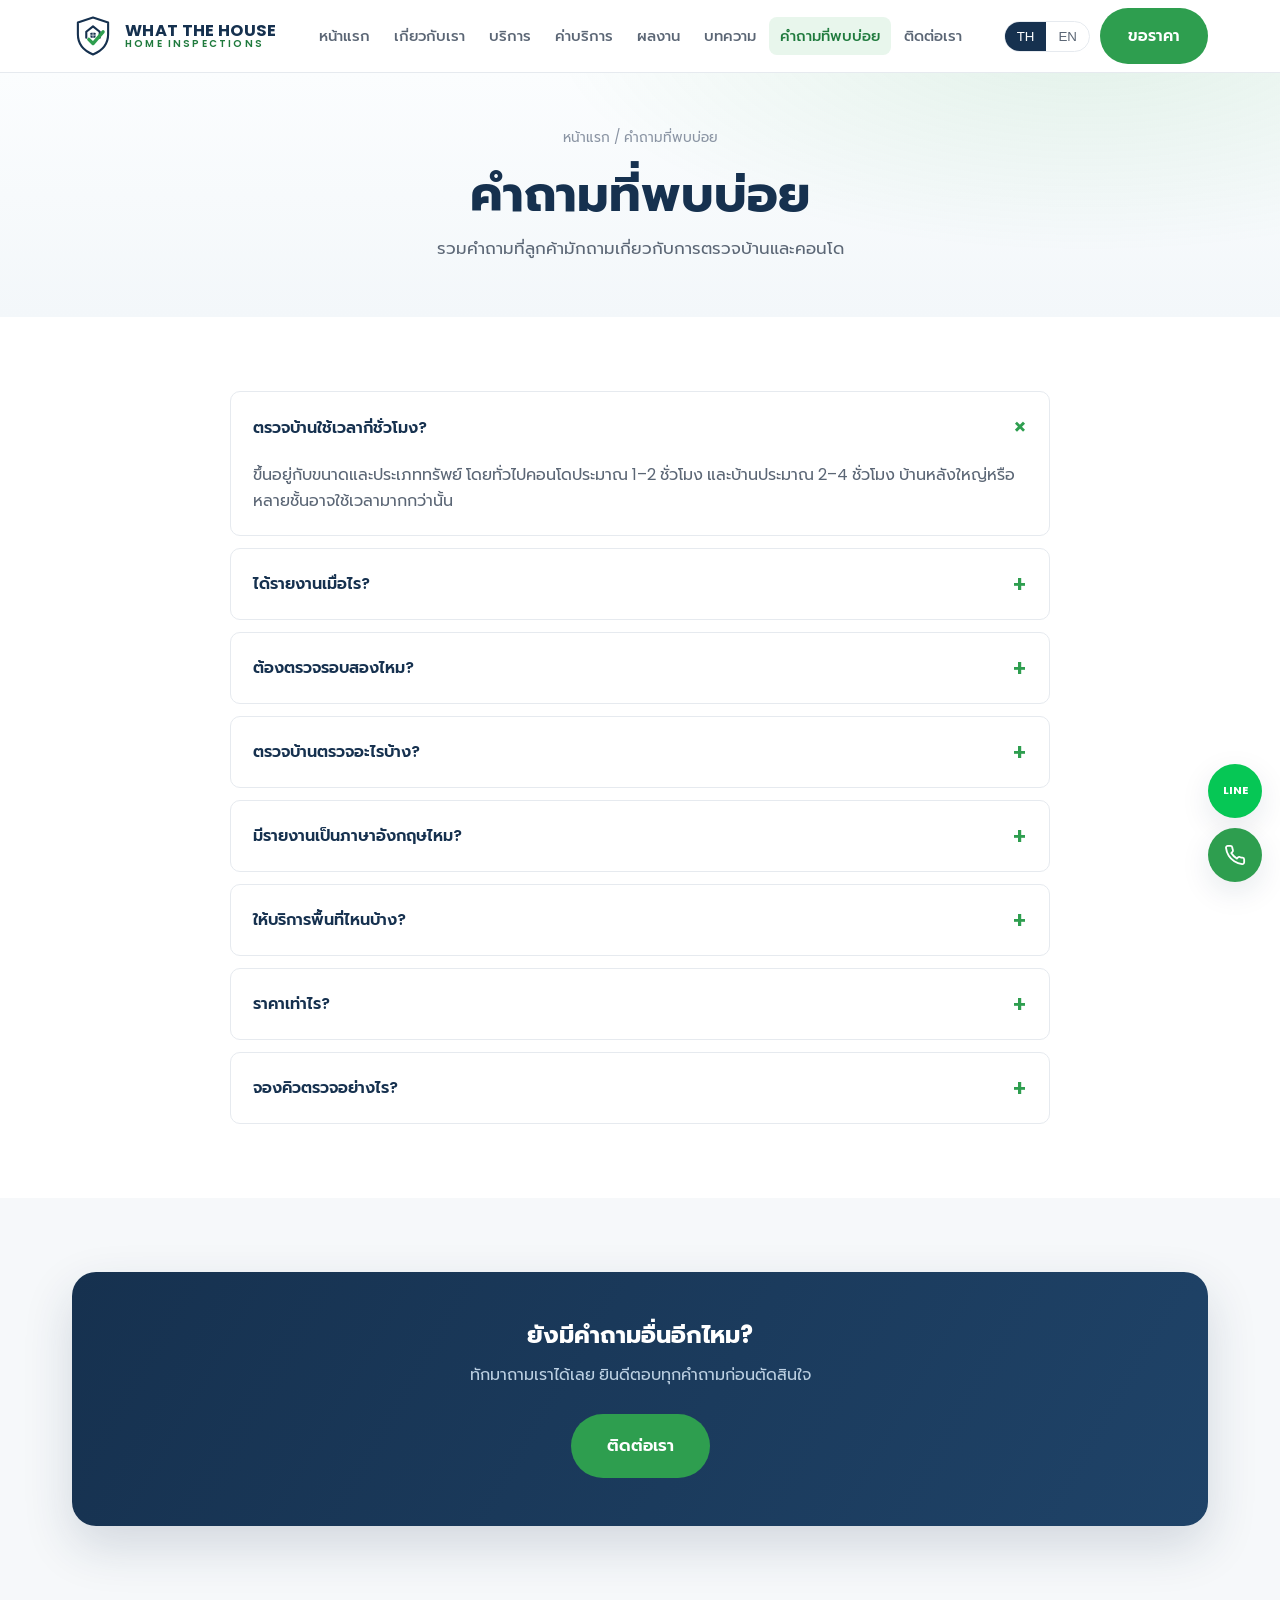
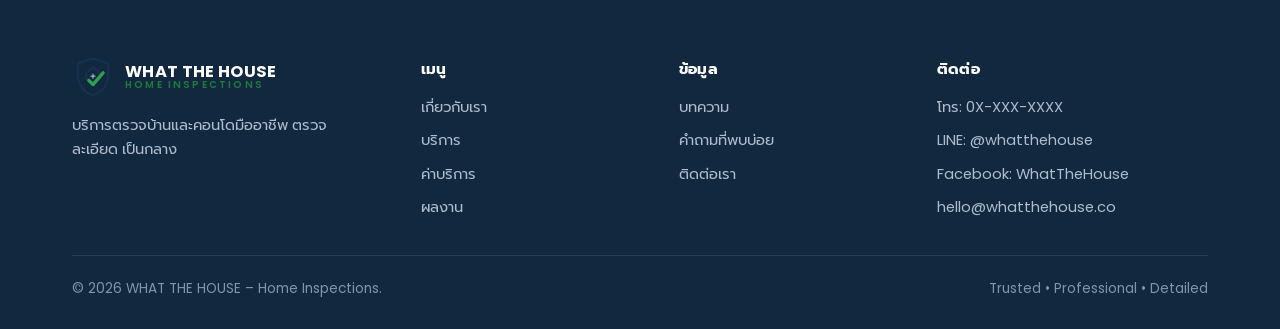
<file: faq.html>
<!DOCTYPE html>
<html lang="th">
<head>
<meta charset="UTF-8">
<meta name="viewport" content="width=device-width, initial-scale=1">
<title>คำถามที่พบบ่อย ตรวจบ้าน ตรวจคอนโด | WHAT THE HOUSE Chiang Mai</title>
<meta name="description" content="คำถามที่พบบ่อยเกี่ยวกับบริการตรวจบ้านและตรวจคอนโดของ WHAT THE HOUSE เช่น ตรวจบ้านใช้เวลากี่ชั่วโมง ได้รายงานเมื่อไร และต้องตรวจรอบสองไหม.">
<link rel="icon" href="assets/img/logo.svg" type="image/svg+xml">
<link rel="preconnect" href="https://fonts.googleapis.com">
<link rel="preconnect" href="https://fonts.gstatic.com" crossorigin>
<link href="https://fonts.googleapis.com/css2?family=Poppins:wght@400;500;600;700&family=Prompt:wght@400;500;600;700&display=swap" rel="stylesheet">
<link rel="stylesheet" href="assets/css/style.css">
<script type="application/ld+json">
{
 "@context":"https://schema.org","@type":"FAQPage","mainEntity":[
 {"@type":"Question","name":"ตรวจบ้านใช้เวลากี่ชั่วโมง","acceptedAnswer":{"@type":"Answer","text":"ขึ้นอยู่กับขนาดและประเภททรัพย์ คอนโดประมาณ 1-2 ชั่วโมง บ้านประมาณ 2-4 ชั่วโมง"}},
 {"@type":"Question","name":"ได้รายงานเมื่อไร","acceptedAnswer":{"@type":"Answer","text":"จัดส่งรายงาน PDF ภายใน 1-3 วัน ขึ้นอยู่กับขนาดโครงการและปริมาณงาน"}},
 {"@type":"Question","name":"ต้องตรวจรอบสองไหม","acceptedAnswer":{"@type":"Answer","text":"แนะนำให้ตรวจรอบสองหลังผู้รับเหมาแก้ไข เพื่อยืนยันว่าทุกจุดได้รับการแก้ก่อนเซ็นรับมอบ"}}
 ]}
</script>
</head>
<body>

<header class="site-header">
  <div class="container nav">
    <a href="index.html" class="brand"><img src="assets/img/logo.svg" class="logo" alt="What The House"><span class="brand-text"><b>WHAT THE HOUSE</b><span>HOME INSPECTIONS</span></span></a>
    <ul class="nav-links">
      <li><a href="index.html"><span class="lang-th">หน้าแรก</span><span class="lang-en">Home</span></a></li>
      <li><a href="about.html"><span class="lang-th">เกี่ยวกับเรา</span><span class="lang-en">About</span></a></li>
      <li><a href="services.html"><span class="lang-th">บริการ</span><span class="lang-en">Services</span></a></li>
      <li><a href="pricing.html"><span class="lang-th">ค่าบริการ</span><span class="lang-en">Pricing</span></a></li>
      <li><a href="portfolio.html"><span class="lang-th">ผลงาน</span><span class="lang-en">Portfolio</span></a></li>
      <li><a href="blog.html"><span class="lang-th">บทความ</span><span class="lang-en">Blog</span></a></li>
      <li><a href="faq.html" class="active"><span class="lang-th">คำถามที่พบบ่อย</span><span class="lang-en">FAQ</span></a></li>
      <li><a href="contact.html"><span class="lang-th">ติดต่อเรา</span><span class="lang-en">Contact</span></a></li>
    </ul>
    <div class="nav-right">
      <div class="lang-toggle"><button data-lang-btn="th">TH</button><button data-lang-btn="en">EN</button></div>
      <a href="contact.html" class="btn btn-primary nav-cta"><span class="lang-th">ขอราคา</span><span class="lang-en">Get a Quote</span></a>
      <button class="burger" aria-label="menu"><span></span><span></span><span></span></button>
    </div>
  </div>
</header>

<section class="page-hero">
  <div class="container">
    <div class="breadcrumb"><a href="index.html"><span class="lang-th">หน้าแรก</span><span class="lang-en">Home</span></a> / <span class="lang-th">คำถามที่พบบ่อย</span><span class="lang-en">FAQ</span></div>
    <h1><span class="lang-th">คำถามที่พบบ่อย</span><span class="lang-en">Frequently Asked Questions</span></h1>
    <p><span class="lang-th">รวมคำถามที่ลูกค้ามักถามเกี่ยวกับการตรวจบ้านและคอนโด</span><span class="lang-en">The questions our clients ask most about home & condo inspection.</span></p>
  </div>
</section>

<section class="section">
  <div class="container">
    <div class="faq-list">

      <div class="faq-item open">
        <button class="faq-q"><span><span class="lang-th">ตรวจบ้านใช้เวลากี่ชั่วโมง?</span><span class="lang-en">How long does an inspection take?</span></span><span class="pm">+</span></button>
        <div class="faq-a"><span class="lang-th">ขึ้นอยู่กับขนาดและประเภททรัพย์ โดยทั่วไปคอนโดประมาณ 1–2 ชั่วโมง และบ้านประมาณ 2–4 ชั่วโมง บ้านหลังใหญ่หรือหลายชั้นอาจใช้เวลามากกว่านั้น</span><span class="lang-en">It depends on size and type — typically 1–2 hours for a condo and 2–4 hours for a house. Larger or multi-storey homes may take longer.</span></div>
      </div>

      <div class="faq-item">
        <button class="faq-q"><span><span class="lang-th">ได้รายงานเมื่อไร?</span><span class="lang-en">When do I get the report?</span></span><span class="pm">+</span></button>
        <div class="faq-a"><span class="lang-th">เราจัดส่งรายงานเป็นไฟล์ PDF ภายใน 1–3 วัน พร้อมรูปภาพและคำอธิบายชัดเจน ทั้งภาษาไทยและอังกฤษ ขึ้นอยู่กับขนาดโครงการและปริมาณงาน</span><span class="lang-en">We deliver a PDF report within 1–3 days, complete with photos and clear notes in both Thai and English, depending on project size.</span></div>
      </div>

      <div class="faq-item">
        <button class="faq-q"><span><span class="lang-th">ต้องตรวจรอบสองไหม?</span><span class="lang-en">Do I need a second inspection round?</span></span><span class="pm">+</span></button>
        <div class="faq-a"><span class="lang-th">แนะนำให้ตรวจรอบสอง (Reinspection) หลังผู้รับเหมาแก้ไขแล้ว เพื่อยืนยันว่าทุกจุดได้รับการแก้ไขจริงก่อนคุณเซ็นรับมอบ บริการของเราออกแบบให้ตรวจ 2 รอบ คือก่อนรับมอบ และหลังแก้ไข</span><span class="lang-en">We recommend a re-inspection after the contractor has fixed the issues, to confirm everything is resolved before you sign. Our service is designed around two rounds: initial and post-fix.</span></div>
      </div>

      <div class="faq-item">
        <button class="faq-q"><span><span class="lang-th">ตรวจบ้านตรวจอะไรบ้าง?</span><span class="lang-en">What does the inspection cover?</span></span><span class="pm">+</span></button>
        <div class="faq-a"><span class="lang-th">เราตรวจครบทุกระบบ ทั้งงานโครงสร้าง สถาปัตยกรรม ระบบไฟฟ้า ระบบประปา หลังคา ฝ้า ผนัง พื้น ประตู หน้าต่าง ห้องน้ำ และจุดเสี่ยงรั่วซึม โดยใช้อุปกรณ์ตรวจสอบเฉพาะทาง</span><span class="lang-en">We check every system: structure, architecture, electrical, plumbing, roof, ceilings, walls, floors, doors, windows, bathrooms and leak-prone areas — using specialized equipment.</span></div>
      </div>

      <div class="faq-item">
        <button class="faq-q"><span><span class="lang-th">มีรายงานเป็นภาษาอังกฤษไหม?</span><span class="lang-en">Is the report available in English?</span></span><span class="pm">+</span></button>
        <div class="faq-a"><span class="lang-th">มีครับ รายงานของเราจัดทำทั้งภาษาไทยและภาษาอังกฤษ เหมาะสำหรับลูกค้าชาวต่างชาติที่ซื้อบ้านหรือคอนโดในไทย</span><span class="lang-en">Yes. Our reports are produced in both Thai and English — ideal for foreign buyers purchasing property in Thailand.</span></div>
      </div>

      <div class="faq-item">
        <button class="faq-q"><span><span class="lang-th">ให้บริการพื้นที่ไหนบ้าง?</span><span class="lang-en">Which areas do you serve?</span></span><span class="pm">+</span></button>
        <div class="faq-a"><span class="lang-th">พื้นที่หลักคือเชียงใหม่ และให้บริการลำพูน ลำปาง เชียงราย (มีค่าเดินทาง) พื้นที่อื่น ๆ สอบถามเพิ่มเติมได้</span><span class="lang-en">Our main area is Chiang Mai, and we also serve Lamphun, Lampang and Chiang Rai (travel fee applies). For other areas, just ask.</span></div>
      </div>

      <div class="faq-item">
        <button class="faq-q"><span><span class="lang-th">ราคาเท่าไร?</span><span class="lang-en">How much does it cost?</span></span><span class="pm">+</span></button>
        <div class="faq-a"><span class="lang-th">ราคาคิดตามขนาดและประเภทของบ้านหรือคอนโด รวมถึงระยะทาง สามารถสอบถามราคาและขอใบเสนอราคาได้ทันที โดยไม่มีค่าใช้จ่าย</span><span class="lang-en">Pricing is based on the size and type of the property, plus distance. Request a free, no-obligation quote anytime.</span></div>
      </div>

      <div class="faq-item">
        <button class="faq-q"><span><span class="lang-th">จองคิวตรวจอย่างไร?</span><span class="lang-en">How do I book an inspection?</span></span><span class="pm">+</span></button>
        <div class="faq-a"><span class="lang-th">ทักหาเราผ่าน LINE, Facebook, โทรศัพท์ หรือกรอกแบบฟอร์มในหน้าติดต่อ แจ้งประเภททรัพย์ ขนาดพื้นที่ โครงการ และวันที่ต้องการตรวจ เราจะติดต่อกลับเพื่อยืนยันคิว</span><span class="lang-en">Reach us via LINE, Facebook, phone or the contact form — tell us the property type, size, project and preferred date, and we'll confirm your slot.</span></div>
      </div>

    </div>
  </div>
</section>

<section class="section soft">
  <div class="container">
    <div class="cta-band">
      <h2><span class="lang-th">ยังมีคำถามอื่นอีกไหม?</span><span class="lang-en">Still have questions?</span></h2>
      <p><span class="lang-th">ทักมาถามเราได้เลย ยินดีตอบทุกคำถามก่อนตัดสินใจ</span><span class="lang-en">Message us anytime — we're happy to answer before you decide.</span></p>
      <div class="btns"><a href="contact.html" class="btn btn-primary btn-lg"><span class="lang-th">ติดต่อเรา</span><span class="lang-en">Contact Us</span></a></div>
    </div>
  </div>
</section>

<footer class="footer">
  <div class="container">
    <div class="foot-grid">
      <div><a href="index.html" class="brand"><img src="assets/img/logo.svg" class="logo" alt="What The House"><span class="brand-text"><b>WHAT THE HOUSE</b><span>HOME INSPECTIONS</span></span></a><p><span class="lang-th">บริการตรวจบ้านและคอนโดมืออาชีพ ตรวจละเอียด เป็นกลาง</span><span class="lang-en">Professional, independent home & condo inspection.</span></p></div>
      <div class="foot-col"><h5><span class="lang-th">เมนู</span><span class="lang-en">Menu</span></h5><ul><li><a href="about.html"><span class="lang-th">เกี่ยวกับเรา</span><span class="lang-en">About</span></a></li><li><a href="services.html"><span class="lang-th">บริการ</span><span class="lang-en">Services</span></a></li><li><a href="pricing.html"><span class="lang-th">ค่าบริการ</span><span class="lang-en">Pricing</span></a></li><li><a href="portfolio.html"><span class="lang-th">ผลงาน</span><span class="lang-en">Portfolio</span></a></li></ul></div>
      <div class="foot-col"><h5><span class="lang-th">ข้อมูล</span><span class="lang-en">Info</span></h5><ul><li><a href="blog.html"><span class="lang-th">บทความ</span><span class="lang-en">Blog</span></a></li><li><a href="faq.html"><span class="lang-th">คำถามที่พบบ่อย</span><span class="lang-en">FAQ</span></a></li><li><a href="contact.html"><span class="lang-th">ติดต่อเรา</span><span class="lang-en">Contact</span></a></li></ul></div>
      <div class="foot-col"><h5><span class="lang-th">ติดต่อ</span><span class="lang-en">Contact</span></h5><ul><li><a href="tel:+660000000000">โทร: 0X-XXX-XXXX</a></li><li><a href="#">LINE: @whatthehouse</a></li><li><a href="#">Facebook: WhatTheHouse</a></li><li><a href="mailto:hello@whatthehouse.co">hello@whatthehouse.co</a></li></ul></div>
    </div>
    <div class="foot-bottom"><span>© 2026 WHAT THE HOUSE – Home Inspections.</span><span>Trusted • Professional • Detailed</span></div>
  </div>
</footer>

<div class="float-contact">
  <a href="#" class="fc-line" aria-label="LINE">LINE</a>
  <a href="tel:+660000000000" class="fc-call" aria-label="Call"><svg viewBox="0 0 24 24" width="22" fill="none" stroke="#fff" stroke-width="2"><path d="M22 16.9v3a2 2 0 0 1-2.2 2 19.8 19.8 0 0 1-8.6-3 19.5 19.5 0 0 1-6-6 19.8 19.8 0 0 1-3-8.6A2 2 0 0 1 4.1 2H7a2 2 0 0 1 2 1.7c.1 1 .4 1.9.7 2.8a2 2 0 0 1-.5 2.1L8 9.9a16 16 0 0 0 6 6l1.3-1.3a2 2 0 0 1 2.1-.4c.9.3 1.8.6 2.8.7A2 2 0 0 1 22 16.9z"/></svg></a>
</div>
<script src="assets/js/main.js"></script>
<script src="assets/js/cms.js"></script>
</body>
</html>
</file>
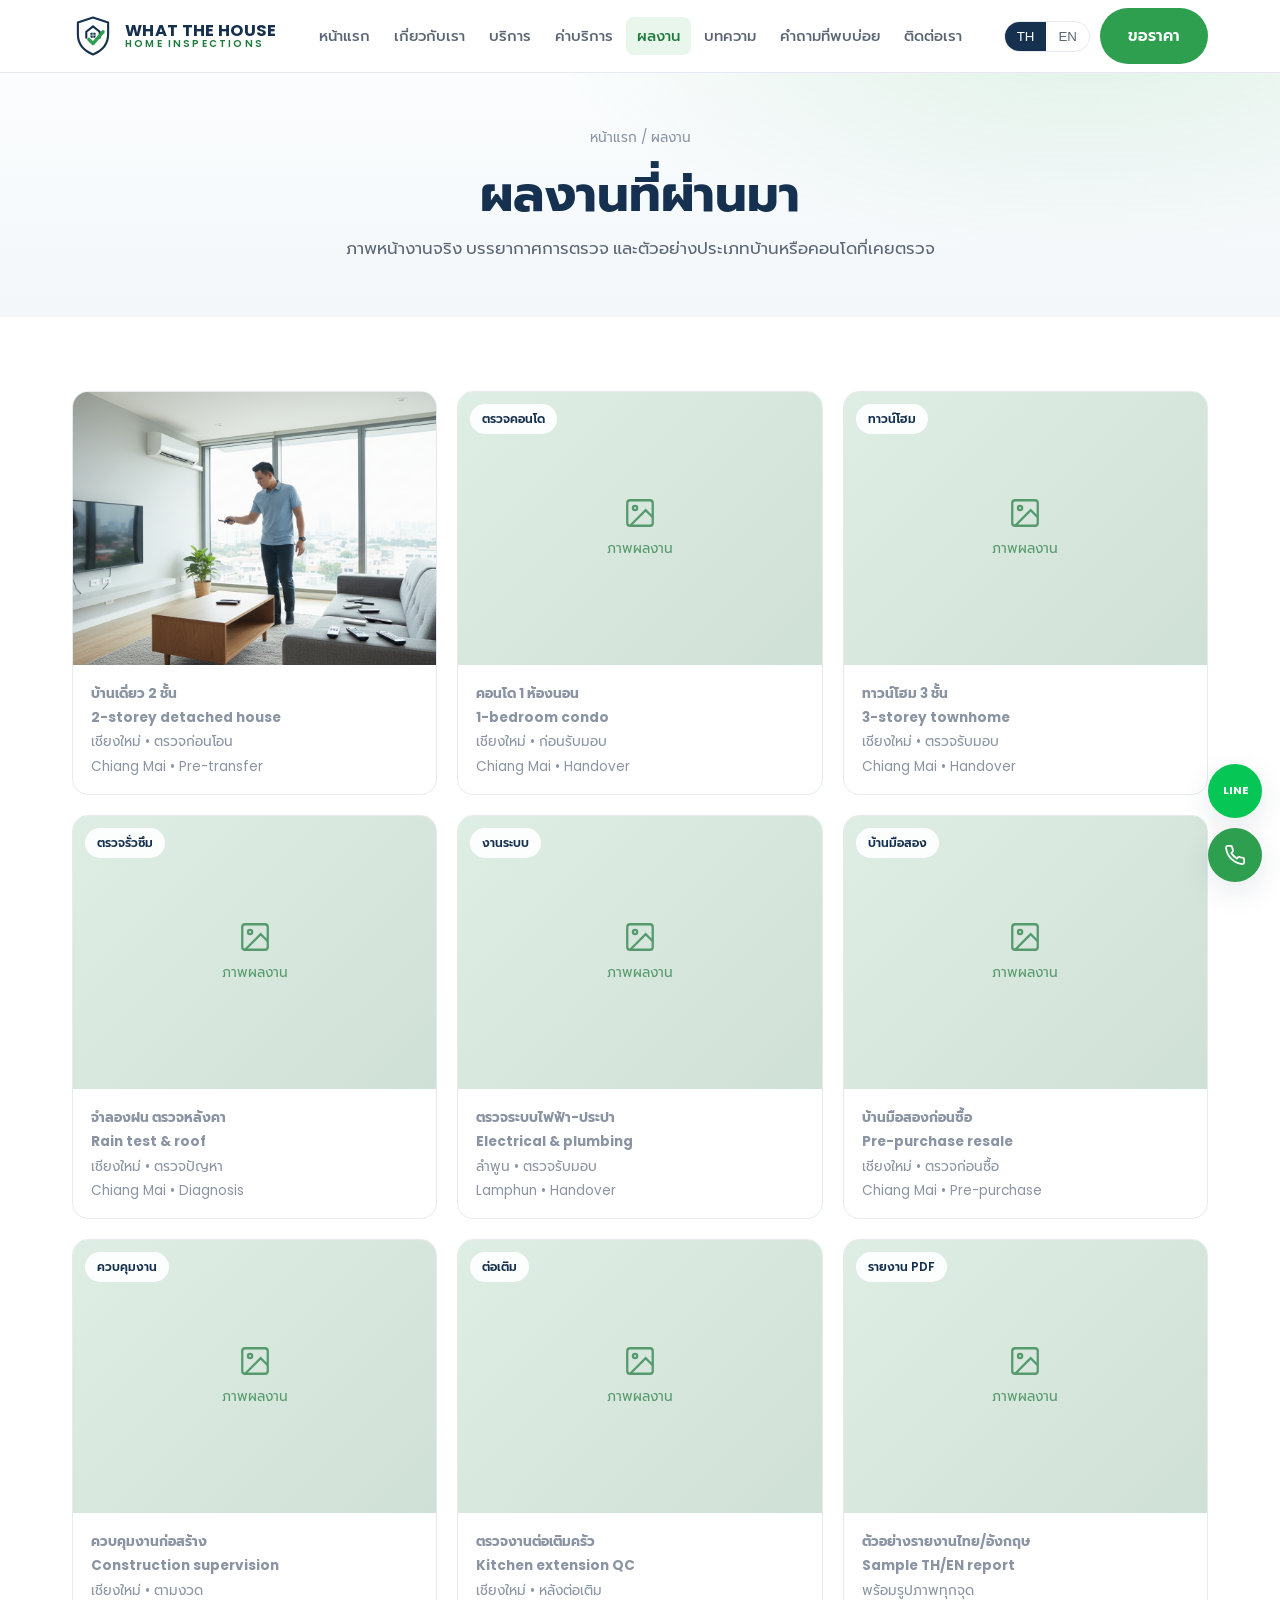
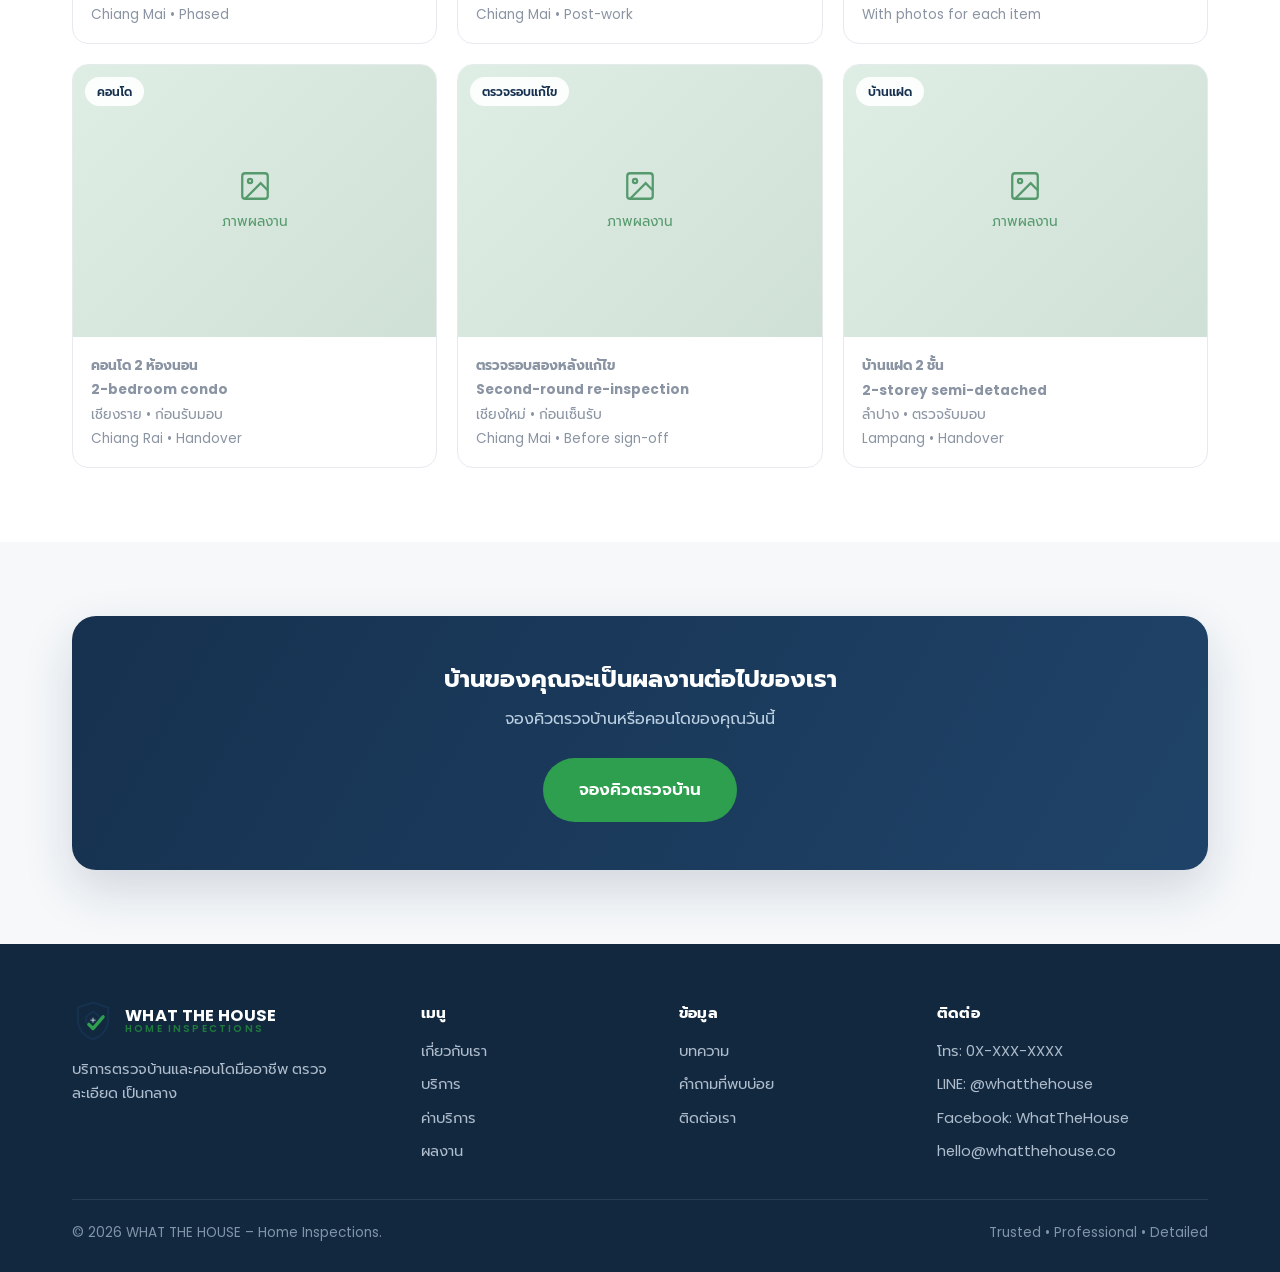
<file: portfolio.html>
<!DOCTYPE html>
<html lang="th">
<head>
<meta charset="UTF-8">
<meta name="viewport" content="width=device-width, initial-scale=1">
<title>ผลงานตรวจบ้าน ตรวจคอนโด | WHAT THE HOUSE Chiang Mai</title>
<meta name="description" content="ตัวอย่างผลงานตรวจบ้านและตรวจคอนโดล่าสุดของ WHAT THE HOUSE ในเชียงใหม่และภาคเหนือ ภาพหน้างานจริง บรรยากาศการตรวจ และประเภทบ้านที่เคยตรวจ.">
<link rel="icon" href="assets/img/logo.svg" type="image/svg+xml">
<link rel="preconnect" href="https://fonts.googleapis.com">
<link rel="preconnect" href="https://fonts.gstatic.com" crossorigin>
<link href="https://fonts.googleapis.com/css2?family=Poppins:wght@400;500;600;700&family=Prompt:wght@400;500;600;700&display=swap" rel="stylesheet">
<link rel="stylesheet" href="assets/css/style.css">
</head>
<body>

<header class="site-header">
  <div class="container nav">
    <a href="index.html" class="brand"><img src="assets/img/logo.svg" class="logo" alt="What The House"><span class="brand-text"><b>WHAT THE HOUSE</b><span>HOME INSPECTIONS</span></span></a>
    <ul class="nav-links">
      <li><a href="index.html"><span class="lang-th">หน้าแรก</span><span class="lang-en">Home</span></a></li>
      <li><a href="about.html"><span class="lang-th">เกี่ยวกับเรา</span><span class="lang-en">About</span></a></li>
      <li><a href="services.html"><span class="lang-th">บริการ</span><span class="lang-en">Services</span></a></li>
      <li><a href="pricing.html"><span class="lang-th">ค่าบริการ</span><span class="lang-en">Pricing</span></a></li>
      <li><a href="portfolio.html" class="active"><span class="lang-th">ผลงาน</span><span class="lang-en">Portfolio</span></a></li>
      <li><a href="blog.html"><span class="lang-th">บทความ</span><span class="lang-en">Blog</span></a></li>
      <li><a href="faq.html"><span class="lang-th">คำถามที่พบบ่อย</span><span class="lang-en">FAQ</span></a></li>
      <li><a href="contact.html"><span class="lang-th">ติดต่อเรา</span><span class="lang-en">Contact</span></a></li>
    </ul>
    <div class="nav-right">
      <div class="lang-toggle"><button data-lang-btn="th">TH</button><button data-lang-btn="en">EN</button></div>
      <a href="contact.html" class="btn btn-primary nav-cta"><span class="lang-th">ขอราคา</span><span class="lang-en">Get a Quote</span></a>
      <button class="burger" aria-label="menu"><span></span><span></span><span></span></button>
    </div>
  </div>
</header>

<section class="page-hero">
  <div class="container">
    <div class="breadcrumb"><a href="index.html"><span class="lang-th">หน้าแรก</span><span class="lang-en">Home</span></a> / <span class="lang-th">ผลงาน</span><span class="lang-en">Portfolio</span></div>
    <h1><span class="lang-th">ผลงานที่ผ่านมา</span><span class="lang-en">Our Work</span></h1>
    <p><span class="lang-th">ภาพหน้างานจริง บรรยากาศการตรวจ และตัวอย่างประเภทบ้านหรือคอนโดที่เคยตรวจ</span><span class="lang-en">Real site photos, inspection in action, and examples of homes and condos we've inspected.</span></p>
  </div>
</section>

<section class="section">
  <div class="container">
    <!-- NOTE: เปลี่ยน div.port-thumb เป็น <img> ของผลงานจริงในหลังบ้าน -->
    <div class="port-grid">

      <div class="port-item"><div class="port-thumb"><span class="port-tag"><span class="lang-th">ตรวจบ้านก่อนโอน</span><span class="lang-en">Pre-transfer</span></span><span class="ph"><svg viewBox="0 0 24 24" width="34" fill="none" stroke="currentColor" stroke-width="1.6"><rect x="3" y="3" width="18" height="18" rx="2"/><circle cx="8.5" cy="8.5" r="1.5"/><path d="M21 15l-5-5L5 21"/></svg><span class="lang-th">ภาพผลงาน</span><span class="lang-en">work photo</span></span></div><div class="port-body"><b><span class="lang-th">บ้านเดี่ยว 2 ชั้น</span><span class="lang-en">2-storey detached house</span></b><span class="lang-th">เชียงใหม่ • ตรวจก่อนโอน</span><span class="lang-en">Chiang Mai • Pre-transfer</span></div></div>

      <div class="port-item"><div class="port-thumb"><span class="port-tag"><span class="lang-th">ตรวจคอนโด</span><span class="lang-en">Condo</span></span><span class="ph"><svg viewBox="0 0 24 24" width="34" fill="none" stroke="currentColor" stroke-width="1.6"><rect x="3" y="3" width="18" height="18" rx="2"/><circle cx="8.5" cy="8.5" r="1.5"/><path d="M21 15l-5-5L5 21"/></svg><span class="lang-th">ภาพผลงาน</span><span class="lang-en">work photo</span></span></div><div class="port-body"><b><span class="lang-th">คอนโด 1 ห้องนอน</span><span class="lang-en">1-bedroom condo</span></b><span class="lang-th">เชียงใหม่ • ก่อนรับมอบ</span><span class="lang-en">Chiang Mai • Handover</span></div></div>

      <div class="port-item"><div class="port-thumb"><span class="port-tag"><span class="lang-th">ทาวน์โฮม</span><span class="lang-en">Townhome</span></span><span class="ph"><svg viewBox="0 0 24 24" width="34" fill="none" stroke="currentColor" stroke-width="1.6"><rect x="3" y="3" width="18" height="18" rx="2"/><circle cx="8.5" cy="8.5" r="1.5"/><path d="M21 15l-5-5L5 21"/></svg><span class="lang-th">ภาพผลงาน</span><span class="lang-en">work photo</span></span></div><div class="port-body"><b><span class="lang-th">ทาวน์โฮม 3 ชั้น</span><span class="lang-en">3-storey townhome</span></b><span class="lang-th">เชียงใหม่ • ตรวจรับมอบ</span><span class="lang-en">Chiang Mai • Handover</span></div></div>

      <div class="port-item"><div class="port-thumb"><span class="port-tag"><span class="lang-th">ตรวจรั่วซึม</span><span class="lang-en">Leak test</span></span><span class="ph"><svg viewBox="0 0 24 24" width="34" fill="none" stroke="currentColor" stroke-width="1.6"><rect x="3" y="3" width="18" height="18" rx="2"/><circle cx="8.5" cy="8.5" r="1.5"/><path d="M21 15l-5-5L5 21"/></svg><span class="lang-th">ภาพผลงาน</span><span class="lang-en">work photo</span></span></div><div class="port-body"><b><span class="lang-th">จำลองฝน ตรวจหลังคา</span><span class="lang-en">Rain test & roof</span></b><span class="lang-th">เชียงใหม่ • ตรวจปัญหา</span><span class="lang-en">Chiang Mai • Diagnosis</span></div></div>

      <div class="port-item"><div class="port-thumb"><span class="port-tag"><span class="lang-th">งานระบบ</span><span class="lang-en">Systems</span></span><span class="ph"><svg viewBox="0 0 24 24" width="34" fill="none" stroke="currentColor" stroke-width="1.6"><rect x="3" y="3" width="18" height="18" rx="2"/><circle cx="8.5" cy="8.5" r="1.5"/><path d="M21 15l-5-5L5 21"/></svg><span class="lang-th">ภาพผลงาน</span><span class="lang-en">work photo</span></span></div><div class="port-body"><b><span class="lang-th">ตรวจระบบไฟฟ้า-ประปา</span><span class="lang-en">Electrical & plumbing</span></b><span class="lang-th">ลำพูน • ตรวจรับมอบ</span><span class="lang-en">Lamphun • Handover</span></div></div>

      <div class="port-item"><div class="port-thumb"><span class="port-tag"><span class="lang-th">บ้านมือสอง</span><span class="lang-en">Resale</span></span><span class="ph"><svg viewBox="0 0 24 24" width="34" fill="none" stroke="currentColor" stroke-width="1.6"><rect x="3" y="3" width="18" height="18" rx="2"/><circle cx="8.5" cy="8.5" r="1.5"/><path d="M21 15l-5-5L5 21"/></svg><span class="lang-th">ภาพผลงาน</span><span class="lang-en">work photo</span></span></div><div class="port-body"><b><span class="lang-th">บ้านมือสองก่อนซื้อ</span><span class="lang-en">Pre-purchase resale</span></b><span class="lang-th">เชียงใหม่ • ตรวจก่อนซื้อ</span><span class="lang-en">Chiang Mai • Pre-purchase</span></div></div>

      <div class="port-item"><div class="port-thumb"><span class="port-tag"><span class="lang-th">ควบคุมงาน</span><span class="lang-en">Supervision</span></span><span class="ph"><svg viewBox="0 0 24 24" width="34" fill="none" stroke="currentColor" stroke-width="1.6"><rect x="3" y="3" width="18" height="18" rx="2"/><circle cx="8.5" cy="8.5" r="1.5"/><path d="M21 15l-5-5L5 21"/></svg><span class="lang-th">ภาพผลงาน</span><span class="lang-en">work photo</span></span></div><div class="port-body"><b><span class="lang-th">ควบคุมงานก่อสร้าง</span><span class="lang-en">Construction supervision</span></b><span class="lang-th">เชียงใหม่ • ตามงวด</span><span class="lang-en">Chiang Mai • Phased</span></div></div>

      <div class="port-item"><div class="port-thumb"><span class="port-tag"><span class="lang-th">ต่อเติม</span><span class="lang-en">Extension</span></span><span class="ph"><svg viewBox="0 0 24 24" width="34" fill="none" stroke="currentColor" stroke-width="1.6"><rect x="3" y="3" width="18" height="18" rx="2"/><circle cx="8.5" cy="8.5" r="1.5"/><path d="M21 15l-5-5L5 21"/></svg><span class="lang-th">ภาพผลงาน</span><span class="lang-en">work photo</span></span></div><div class="port-body"><b><span class="lang-th">ตรวจงานต่อเติมครัว</span><span class="lang-en">Kitchen extension QC</span></b><span class="lang-th">เชียงใหม่ • หลังต่อเติม</span><span class="lang-en">Chiang Mai • Post-work</span></div></div>

      <div class="port-item"><div class="port-thumb"><span class="port-tag"><span class="lang-th">รายงาน PDF</span><span class="lang-en">PDF report</span></span><span class="ph"><svg viewBox="0 0 24 24" width="34" fill="none" stroke="currentColor" stroke-width="1.6"><rect x="3" y="3" width="18" height="18" rx="2"/><circle cx="8.5" cy="8.5" r="1.5"/><path d="M21 15l-5-5L5 21"/></svg><span class="lang-th">ตัวอย่างรายงาน</span><span class="lang-en">report sample</span></span></div><div class="port-body"><b><span class="lang-th">ตัวอย่างรายงานไทย/อังกฤษ</span><span class="lang-en">Sample TH/EN report</span></b><span class="lang-th">พร้อมรูปภาพทุกจุด</span><span class="lang-en">With photos for each item</span></div></div>

      <div class="port-item"><div class="port-thumb"><span class="port-tag"><span class="lang-th">คอนโด</span><span class="lang-en">Condo</span></span><span class="ph"><svg viewBox="0 0 24 24" width="34" fill="none" stroke="currentColor" stroke-width="1.6"><rect x="3" y="3" width="18" height="18" rx="2"/><circle cx="8.5" cy="8.5" r="1.5"/><path d="M21 15l-5-5L5 21"/></svg><span class="lang-th">ภาพผลงาน</span><span class="lang-en">work photo</span></span></div><div class="port-body"><b><span class="lang-th">คอนโด 2 ห้องนอน</span><span class="lang-en">2-bedroom condo</span></b><span class="lang-th">เชียงราย • ก่อนรับมอบ</span><span class="lang-en">Chiang Rai • Handover</span></div></div>

      <div class="port-item"><div class="port-thumb"><span class="port-tag"><span class="lang-th">ตรวจรอบแก้ไข</span><span class="lang-en">Re-inspect</span></span><span class="ph"><svg viewBox="0 0 24 24" width="34" fill="none" stroke="currentColor" stroke-width="1.6"><rect x="3" y="3" width="18" height="18" rx="2"/><circle cx="8.5" cy="8.5" r="1.5"/><path d="M21 15l-5-5L5 21"/></svg><span class="lang-th">ภาพผลงาน</span><span class="lang-en">work photo</span></span></div><div class="port-body"><b><span class="lang-th">ตรวจรอบสองหลังแก้ไข</span><span class="lang-en">Second-round re-inspection</span></b><span class="lang-th">เชียงใหม่ • ก่อนเซ็นรับ</span><span class="lang-en">Chiang Mai • Before sign-off</span></div></div>

      <div class="port-item"><div class="port-thumb"><span class="port-tag"><span class="lang-th">บ้านแฝด</span><span class="lang-en">Semi-detached</span></span><span class="ph"><svg viewBox="0 0 24 24" width="34" fill="none" stroke="currentColor" stroke-width="1.6"><rect x="3" y="3" width="18" height="18" rx="2"/><circle cx="8.5" cy="8.5" r="1.5"/><path d="M21 15l-5-5L5 21"/></svg><span class="lang-th">ภาพผลงาน</span><span class="lang-en">work photo</span></span></div><div class="port-body"><b><span class="lang-th">บ้านแฝด 2 ชั้น</span><span class="lang-en">2-storey semi-detached</span></b><span class="lang-th">ลำปาง • ตรวจรับมอบ</span><span class="lang-en">Lampang • Handover</span></div></div>

    </div>
  </div>
</section>

<section class="section soft">
  <div class="container">
    <div class="cta-band">
      <h2><span class="lang-th">บ้านของคุณจะเป็นผลงานต่อไปของเรา</span><span class="lang-en">Your home could be our next inspection</span></h2>
      <p><span class="lang-th">จองคิวตรวจบ้านหรือคอนโดของคุณวันนี้</span><span class="lang-en">Book the inspection for your home or condo today.</span></p>
      <div class="btns"><a href="contact.html" class="btn btn-primary btn-lg"><span class="lang-th">จองคิวตรวจบ้าน</span><span class="lang-en">Book an Inspection</span></a></div>
    </div>
  </div>
</section>

<footer class="footer">
  <div class="container">
    <div class="foot-grid">
      <div><a href="index.html" class="brand"><img src="assets/img/logo.svg" class="logo" alt="What The House"><span class="brand-text"><b>WHAT THE HOUSE</b><span>HOME INSPECTIONS</span></span></a><p><span class="lang-th">บริการตรวจบ้านและคอนโดมืออาชีพ ตรวจละเอียด เป็นกลาง</span><span class="lang-en">Professional, independent home & condo inspection.</span></p></div>
      <div class="foot-col"><h5><span class="lang-th">เมนู</span><span class="lang-en">Menu</span></h5><ul><li><a href="about.html"><span class="lang-th">เกี่ยวกับเรา</span><span class="lang-en">About</span></a></li><li><a href="services.html"><span class="lang-th">บริการ</span><span class="lang-en">Services</span></a></li><li><a href="pricing.html"><span class="lang-th">ค่าบริการ</span><span class="lang-en">Pricing</span></a></li><li><a href="portfolio.html"><span class="lang-th">ผลงาน</span><span class="lang-en">Portfolio</span></a></li></ul></div>
      <div class="foot-col"><h5><span class="lang-th">ข้อมูล</span><span class="lang-en">Info</span></h5><ul><li><a href="blog.html"><span class="lang-th">บทความ</span><span class="lang-en">Blog</span></a></li><li><a href="faq.html"><span class="lang-th">คำถามที่พบบ่อย</span><span class="lang-en">FAQ</span></a></li><li><a href="contact.html"><span class="lang-th">ติดต่อเรา</span><span class="lang-en">Contact</span></a></li></ul></div>
      <div class="foot-col"><h5><span class="lang-th">ติดต่อ</span><span class="lang-en">Contact</span></h5><ul><li><a href="tel:+660000000000">โทร: 0X-XXX-XXXX</a></li><li><a href="#">LINE: @whatthehouse</a></li><li><a href="#">Facebook: WhatTheHouse</a></li><li><a href="mailto:hello@whatthehouse.co">hello@whatthehouse.co</a></li></ul></div>
    </div>
    <div class="foot-bottom"><span>© 2026 WHAT THE HOUSE – Home Inspections.</span><span>Trusted • Professional • Detailed</span></div>
  </div>
</footer>

<div class="float-contact">
  <a href="#" class="fc-line" aria-label="LINE">LINE</a>
  <a href="tel:+660000000000" class="fc-call" aria-label="Call"><svg viewBox="0 0 24 24" width="22" fill="none" stroke="#fff" stroke-width="2"><path d="M22 16.9v3a2 2 0 0 1-2.2 2 19.8 19.8 0 0 1-8.6-3 19.5 19.5 0 0 1-6-6 19.8 19.8 0 0 1-3-8.6A2 2 0 0 1 4.1 2H7a2 2 0 0 1 2 1.7c.1 1 .4 1.9.7 2.8a2 2 0 0 1-.5 2.1L8 9.9a16 16 0 0 0 6 6l1.3-1.3a2 2 0 0 1 2.1-.4c.9.3 1.8.6 2.8.7A2 2 0 0 1 22 16.9z"/></svg></a>
</div>
<script src="assets/js/main.js"></script>
<script src="assets/js/cms.js"></script>
</body>
</html>
</file>
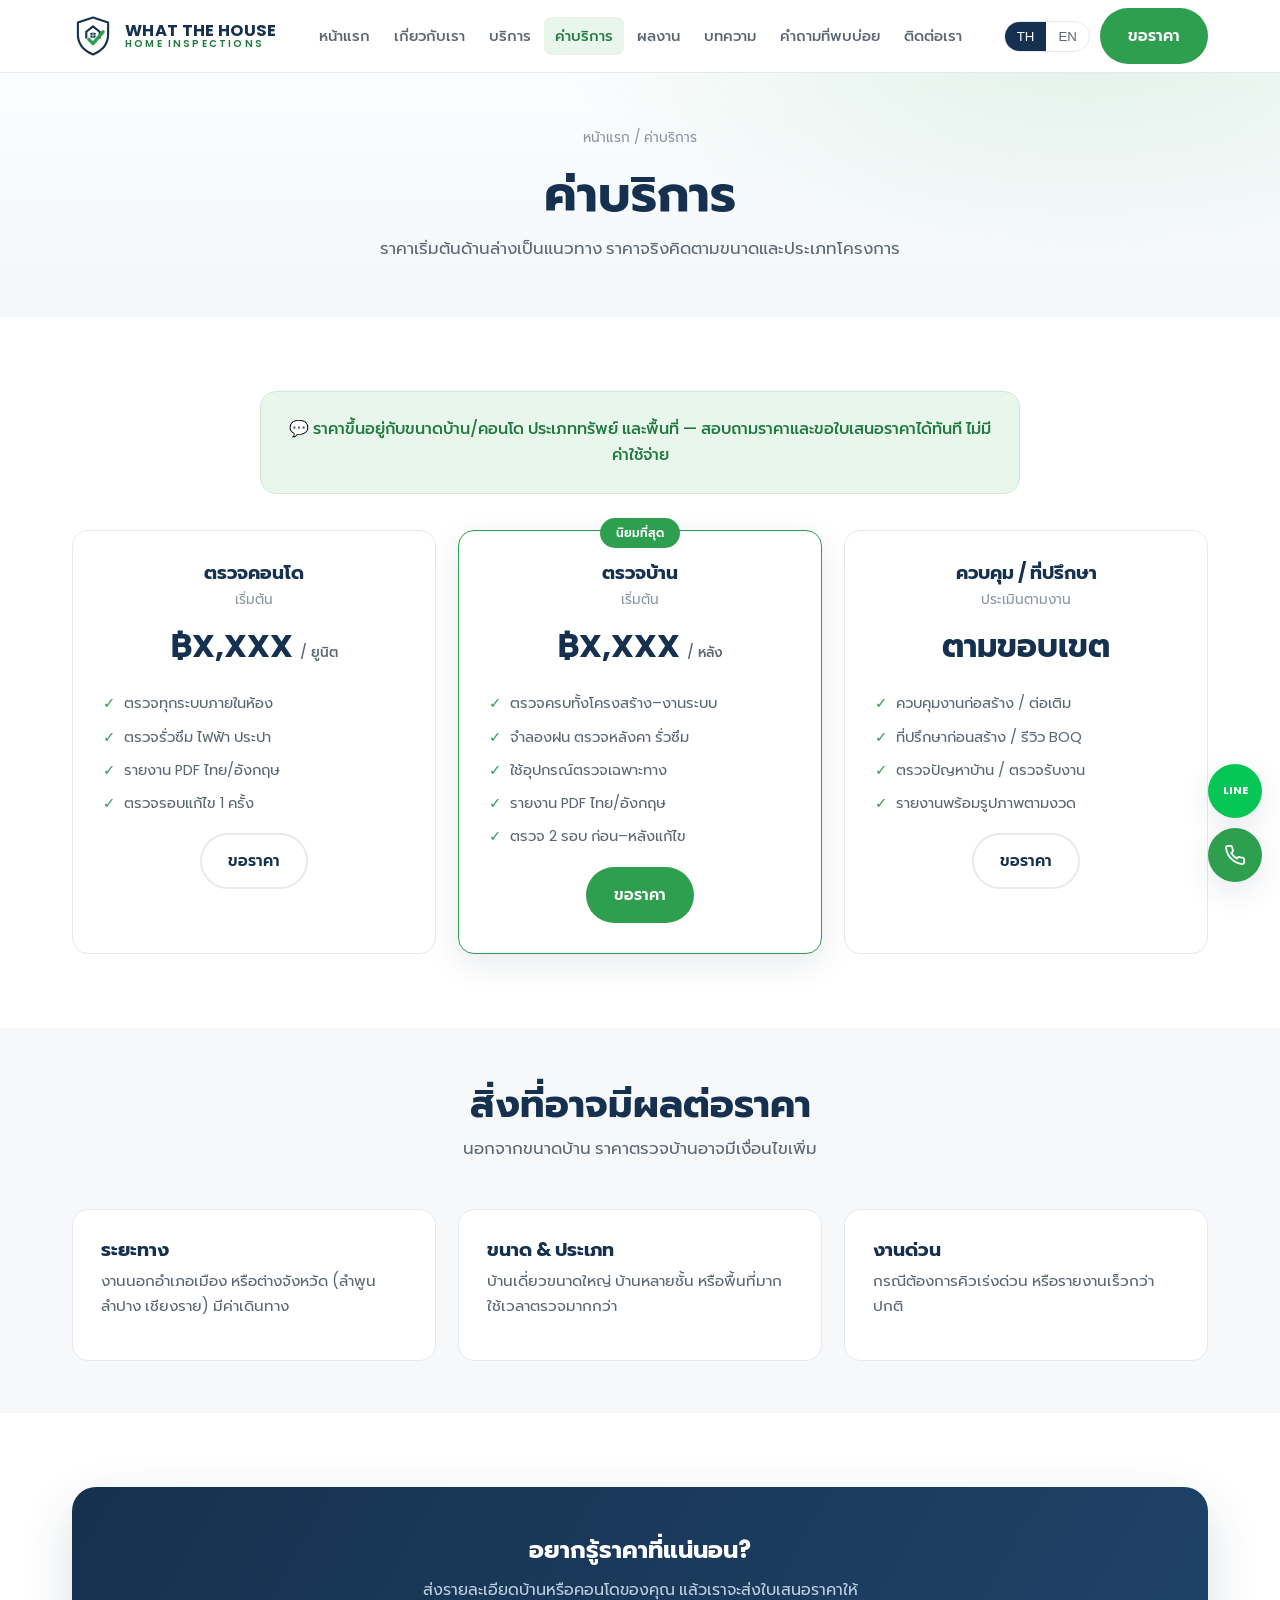
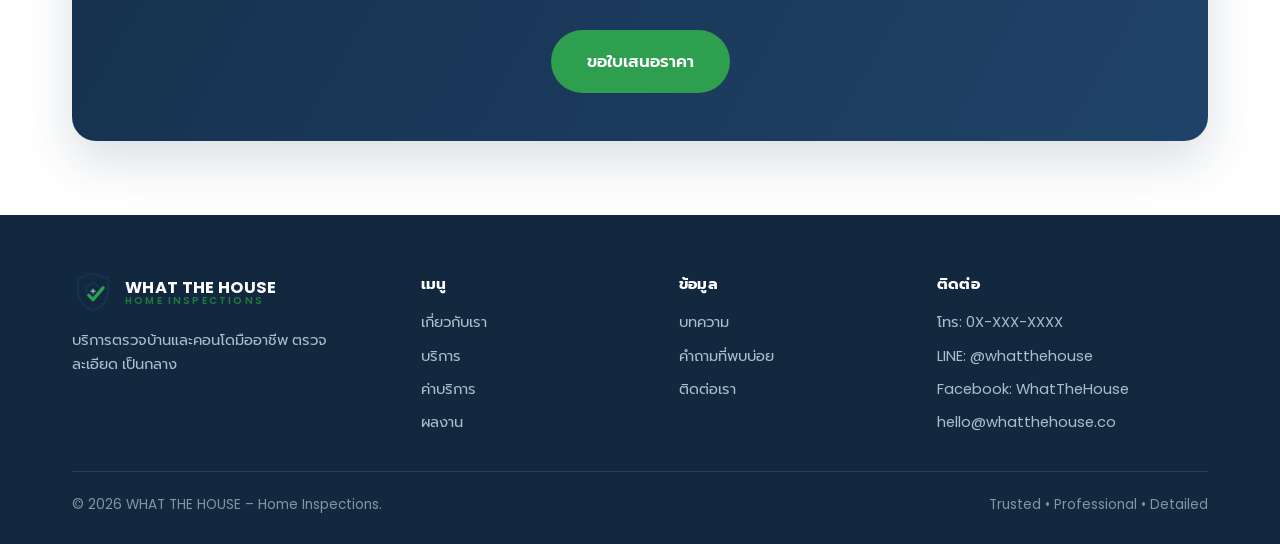
<file: pricing.html>
<!DOCTYPE html>
<html lang="th">
<head>
<meta charset="UTF-8">
<meta name="viewport" content="width=device-width, initial-scale=1">
<title>ค่าบริการตรวจบ้าน ตรวจคอนโด | WHAT THE HOUSE Chiang Mai</title>
<meta name="description" content="ค่าบริการตรวจบ้านและตรวจคอนโดของ WHAT THE HOUSE คิดตามขนาดและประเภทโครงการ สอบถามราคาและขอใบเสนอราคาได้ทันที.">
<link rel="icon" href="assets/img/logo.svg" type="image/svg+xml">
<link rel="preconnect" href="https://fonts.googleapis.com">
<link rel="preconnect" href="https://fonts.gstatic.com" crossorigin>
<link href="https://fonts.googleapis.com/css2?family=Poppins:wght@400;500;600;700&family=Prompt:wght@400;500;600;700&display=swap" rel="stylesheet">
<link rel="stylesheet" href="assets/css/style.css">
</head>
<body>

<header class="site-header">
  <div class="container nav">
    <a href="index.html" class="brand"><img src="assets/img/logo.svg" class="logo" alt="What The House"><span class="brand-text"><b>WHAT THE HOUSE</b><span>HOME INSPECTIONS</span></span></a>
    <ul class="nav-links">
      <li><a href="index.html"><span class="lang-th">หน้าแรก</span><span class="lang-en">Home</span></a></li>
      <li><a href="about.html"><span class="lang-th">เกี่ยวกับเรา</span><span class="lang-en">About</span></a></li>
      <li><a href="services.html"><span class="lang-th">บริการ</span><span class="lang-en">Services</span></a></li>
      <li><a href="pricing.html" class="active"><span class="lang-th">ค่าบริการ</span><span class="lang-en">Pricing</span></a></li>
      <li><a href="portfolio.html"><span class="lang-th">ผลงาน</span><span class="lang-en">Portfolio</span></a></li>
      <li><a href="blog.html"><span class="lang-th">บทความ</span><span class="lang-en">Blog</span></a></li>
      <li><a href="faq.html"><span class="lang-th">คำถามที่พบบ่อย</span><span class="lang-en">FAQ</span></a></li>
      <li><a href="contact.html"><span class="lang-th">ติดต่อเรา</span><span class="lang-en">Contact</span></a></li>
    </ul>
    <div class="nav-right">
      <div class="lang-toggle"><button data-lang-btn="th">TH</button><button data-lang-btn="en">EN</button></div>
      <a href="contact.html" class="btn btn-primary nav-cta"><span class="lang-th">ขอราคา</span><span class="lang-en">Get a Quote</span></a>
      <button class="burger" aria-label="menu"><span></span><span></span><span></span></button>
    </div>
  </div>
</header>

<section class="page-hero">
  <div class="container">
    <div class="breadcrumb"><a href="index.html"><span class="lang-th">หน้าแรก</span><span class="lang-en">Home</span></a> / <span class="lang-th">ค่าบริการ</span><span class="lang-en">Pricing</span></div>
    <h1><span class="lang-th">ค่าบริการ</span><span class="lang-en">Pricing</span></h1>
    <p><span class="lang-th">ราคาเริ่มต้นด้านล่างเป็นแนวทาง ราคาจริงคิดตามขนาดและประเภทโครงการ</span><span class="lang-en">The figures below are starting guides — final price depends on property size and type.</span></p>
  </div>
</section>

<section class="section">
  <div class="container">
    <div class="price-note">
      <span class="lang-th">💬 ราคาขึ้นอยู่กับขนาดบ้าน/คอนโด ประเภททรัพย์ และพื้นที่ — สอบถามราคาและขอใบเสนอราคาได้ทันที ไม่มีค่าใช้จ่าย</span>
      <span class="lang-en">💬 Pricing depends on the size, property type and location — request a free, no-obligation quote anytime.</span>
    </div>

    <!-- NOTE: ราคาตัวอย่างด้านล่างเป็น placeholder แก้ไขได้ในหลังบ้าน -->
    <div class="price-grid">
      <div class="price-card">
        <h3><span class="lang-th">ตรวจคอนโด</span><span class="lang-en">Condo Inspection</span></h3>
        <span class="from"><span class="lang-th">เริ่มต้น</span><span class="lang-en">from</span></span>
        <div class="amt">฿X,XXX <small><span class="lang-th">/ ยูนิต</span><span class="lang-en">/ unit</span></small></div>
        <ul>
          <li><span class="lang-th">ตรวจทุกระบบภายในห้อง</span><span class="lang-en">All in-unit systems</span></li>
          <li><span class="lang-th">ตรวจรั่วซึม ไฟฟ้า ประปา</span><span class="lang-en">Leak, electrical & plumbing</span></li>
          <li><span class="lang-th">รายงาน PDF ไทย/อังกฤษ</span><span class="lang-en">Thai/English PDF report</span></li>
          <li><span class="lang-th">ตรวจรอบแก้ไข 1 ครั้ง</span><span class="lang-en">1 re-inspection round</span></li>
        </ul>
        <a href="contact.html" class="btn btn-outline"><span class="lang-th">ขอราคา</span><span class="lang-en">Get a quote</span></a>
      </div>

      <div class="price-card featured">
        <span class="tag"><span class="lang-th">นิยมที่สุด</span><span class="lang-en">Most popular</span></span>
        <h3><span class="lang-th">ตรวจบ้าน</span><span class="lang-en">House Inspection</span></h3>
        <span class="from"><span class="lang-th">เริ่มต้น</span><span class="lang-en">from</span></span>
        <div class="amt">฿X,XXX <small><span class="lang-th">/ หลัง</span><span class="lang-en">/ home</span></small></div>
        <ul>
          <li><span class="lang-th">ตรวจครบทั้งโครงสร้าง–งานระบบ</span><span class="lang-en">Full structure + systems</span></li>
          <li><span class="lang-th">จำลองฝน ตรวจหลังคา รั่วซึม</span><span class="lang-en">Rain test, roof & leak checks</span></li>
          <li><span class="lang-th">ใช้อุปกรณ์ตรวจเฉพาะทาง</span><span class="lang-en">Specialized equipment</span></li>
          <li><span class="lang-th">รายงาน PDF ไทย/อังกฤษ</span><span class="lang-en">Thai/English PDF report</span></li>
          <li><span class="lang-th">ตรวจ 2 รอบ ก่อน–หลังแก้ไข</span><span class="lang-en">2 rounds: before & after fixes</span></li>
        </ul>
        <a href="contact.html" class="btn btn-primary"><span class="lang-th">ขอราคา</span><span class="lang-en">Get a quote</span></a>
      </div>

      <div class="price-card">
        <h3><span class="lang-th">ควบคุม / ที่ปรึกษา</span><span class="lang-en">Supervision / Consulting</span></h3>
        <span class="from"><span class="lang-th">ประเมินตามงาน</span><span class="lang-en">quoted per project</span></span>
        <div class="amt"><span class="lang-th">ตามขอบเขต</span><span class="lang-en">Custom</span></div>
        <ul>
          <li><span class="lang-th">ควบคุมงานก่อสร้าง / ต่อเติม</span><span class="lang-en">Construction & extension supervision</span></li>
          <li><span class="lang-th">ที่ปรึกษาก่อนสร้าง / รีวิว BOQ</span><span class="lang-en">Pre-build consulting & BOQ review</span></li>
          <li><span class="lang-th">ตรวจปัญหาบ้าน / ตรวจรับงาน</span><span class="lang-en">Defect diagnosis & QC</span></li>
          <li><span class="lang-th">รายงานพร้อมรูปภาพตามงวด</span><span class="lang-en">Phased reports with photos</span></li>
        </ul>
        <a href="contact.html" class="btn btn-outline"><span class="lang-th">ขอราคา</span><span class="lang-en">Get a quote</span></a>
      </div>
    </div>
  </div>
</section>

<section class="section soft tight">
  <div class="container">
    <div class="section-head">
      <h2 class="section-title"><span class="lang-th">สิ่งที่อาจมีผลต่อราคา</span><span class="lang-en">What can affect the price</span></h2>
      <p><span class="lang-th">นอกจากขนาดบ้าน ราคาตรวจบ้านอาจมีเงื่อนไขเพิ่ม</span><span class="lang-en">Beyond size, a few factors may adjust the price.</span></p>
    </div>
    <div class="grid grid-3">
      <div class="card"><h3><span class="lang-th">ระยะทาง</span><span class="lang-en">Distance</span></h3><p><span class="lang-th">งานนอกอำเภอเมือง หรือต่างจังหวัด (ลำพูน ลำปาง เชียงราย) มีค่าเดินทาง</span><span class="lang-en">Out-of-town or other provinces (Lamphun, Lampang, Chiang Rai) include a travel fee.</span></p></div>
      <div class="card"><h3><span class="lang-th">ขนาด & ประเภท</span><span class="lang-en">Size & type</span></h3><p><span class="lang-th">บ้านเดี่ยวขนาดใหญ่ บ้านหลายชั้น หรือพื้นที่มาก ใช้เวลาตรวจมากกว่า</span><span class="lang-en">Larger or multi-storey homes take longer to inspect.</span></p></div>
      <div class="card"><h3><span class="lang-th">งานด่วน</span><span class="lang-en">Urgent jobs</span></h3><p><span class="lang-th">กรณีต้องการคิวเร่งด่วน หรือรายงานเร็วกว่าปกติ</span><span class="lang-en">Rush scheduling or faster-than-standard reporting.</span></p></div>
    </div>
  </div>
</section>

<section class="section">
  <div class="container">
    <div class="cta-band">
      <h2><span class="lang-th">อยากรู้ราคาที่แน่นอน?</span><span class="lang-en">Want an exact price?</span></h2>
      <p><span class="lang-th">ส่งรายละเอียดบ้านหรือคอนโดของคุณ แล้วเราจะส่งใบเสนอราคาให้</span><span class="lang-en">Send us your property details and we'll prepare a quote.</span></p>
      <div class="btns"><a href="contact.html" class="btn btn-primary btn-lg"><span class="lang-th">ขอใบเสนอราคา</span><span class="lang-en">Request a Quote</span></a></div>
    </div>
  </div>
</section>

<footer class="footer">
  <div class="container">
    <div class="foot-grid">
      <div><a href="index.html" class="brand"><img src="assets/img/logo.svg" class="logo" alt="What The House"><span class="brand-text"><b>WHAT THE HOUSE</b><span>HOME INSPECTIONS</span></span></a><p><span class="lang-th">บริการตรวจบ้านและคอนโดมืออาชีพ ตรวจละเอียด เป็นกลาง</span><span class="lang-en">Professional, independent home & condo inspection.</span></p></div>
      <div class="foot-col"><h5><span class="lang-th">เมนู</span><span class="lang-en">Menu</span></h5><ul><li><a href="about.html"><span class="lang-th">เกี่ยวกับเรา</span><span class="lang-en">About</span></a></li><li><a href="services.html"><span class="lang-th">บริการ</span><span class="lang-en">Services</span></a></li><li><a href="pricing.html"><span class="lang-th">ค่าบริการ</span><span class="lang-en">Pricing</span></a></li><li><a href="portfolio.html"><span class="lang-th">ผลงาน</span><span class="lang-en">Portfolio</span></a></li></ul></div>
      <div class="foot-col"><h5><span class="lang-th">ข้อมูล</span><span class="lang-en">Info</span></h5><ul><li><a href="blog.html"><span class="lang-th">บทความ</span><span class="lang-en">Blog</span></a></li><li><a href="faq.html"><span class="lang-th">คำถามที่พบบ่อย</span><span class="lang-en">FAQ</span></a></li><li><a href="contact.html"><span class="lang-th">ติดต่อเรา</span><span class="lang-en">Contact</span></a></li></ul></div>
      <div class="foot-col"><h5><span class="lang-th">ติดต่อ</span><span class="lang-en">Contact</span></h5><ul><li><a href="tel:+660000000000">โทร: 0X-XXX-XXXX</a></li><li><a href="#">LINE: @whatthehouse</a></li><li><a href="#">Facebook: WhatTheHouse</a></li><li><a href="mailto:hello@whatthehouse.co">hello@whatthehouse.co</a></li></ul></div>
    </div>
    <div class="foot-bottom"><span>© 2026 WHAT THE HOUSE – Home Inspections.</span><span>Trusted • Professional • Detailed</span></div>
  </div>
</footer>

<div class="float-contact">
  <a href="#" class="fc-line" aria-label="LINE">LINE</a>
  <a href="tel:+660000000000" class="fc-call" aria-label="Call"><svg viewBox="0 0 24 24" width="22" fill="none" stroke="#fff" stroke-width="2"><path d="M22 16.9v3a2 2 0 0 1-2.2 2 19.8 19.8 0 0 1-8.6-3 19.5 19.5 0 0 1-6-6 19.8 19.8 0 0 1-3-8.6A2 2 0 0 1 4.1 2H7a2 2 0 0 1 2 1.7c.1 1 .4 1.9.7 2.8a2 2 0 0 1-.5 2.1L8 9.9a16 16 0 0 0 6 6l1.3-1.3a2 2 0 0 1 2.1-.4c.9.3 1.8.6 2.8.7A2 2 0 0 1 22 16.9z"/></svg></a>
</div>
<script src="assets/js/main.js"></script>
<script src="assets/js/cms.js"></script>
</body>
</html>
</file>
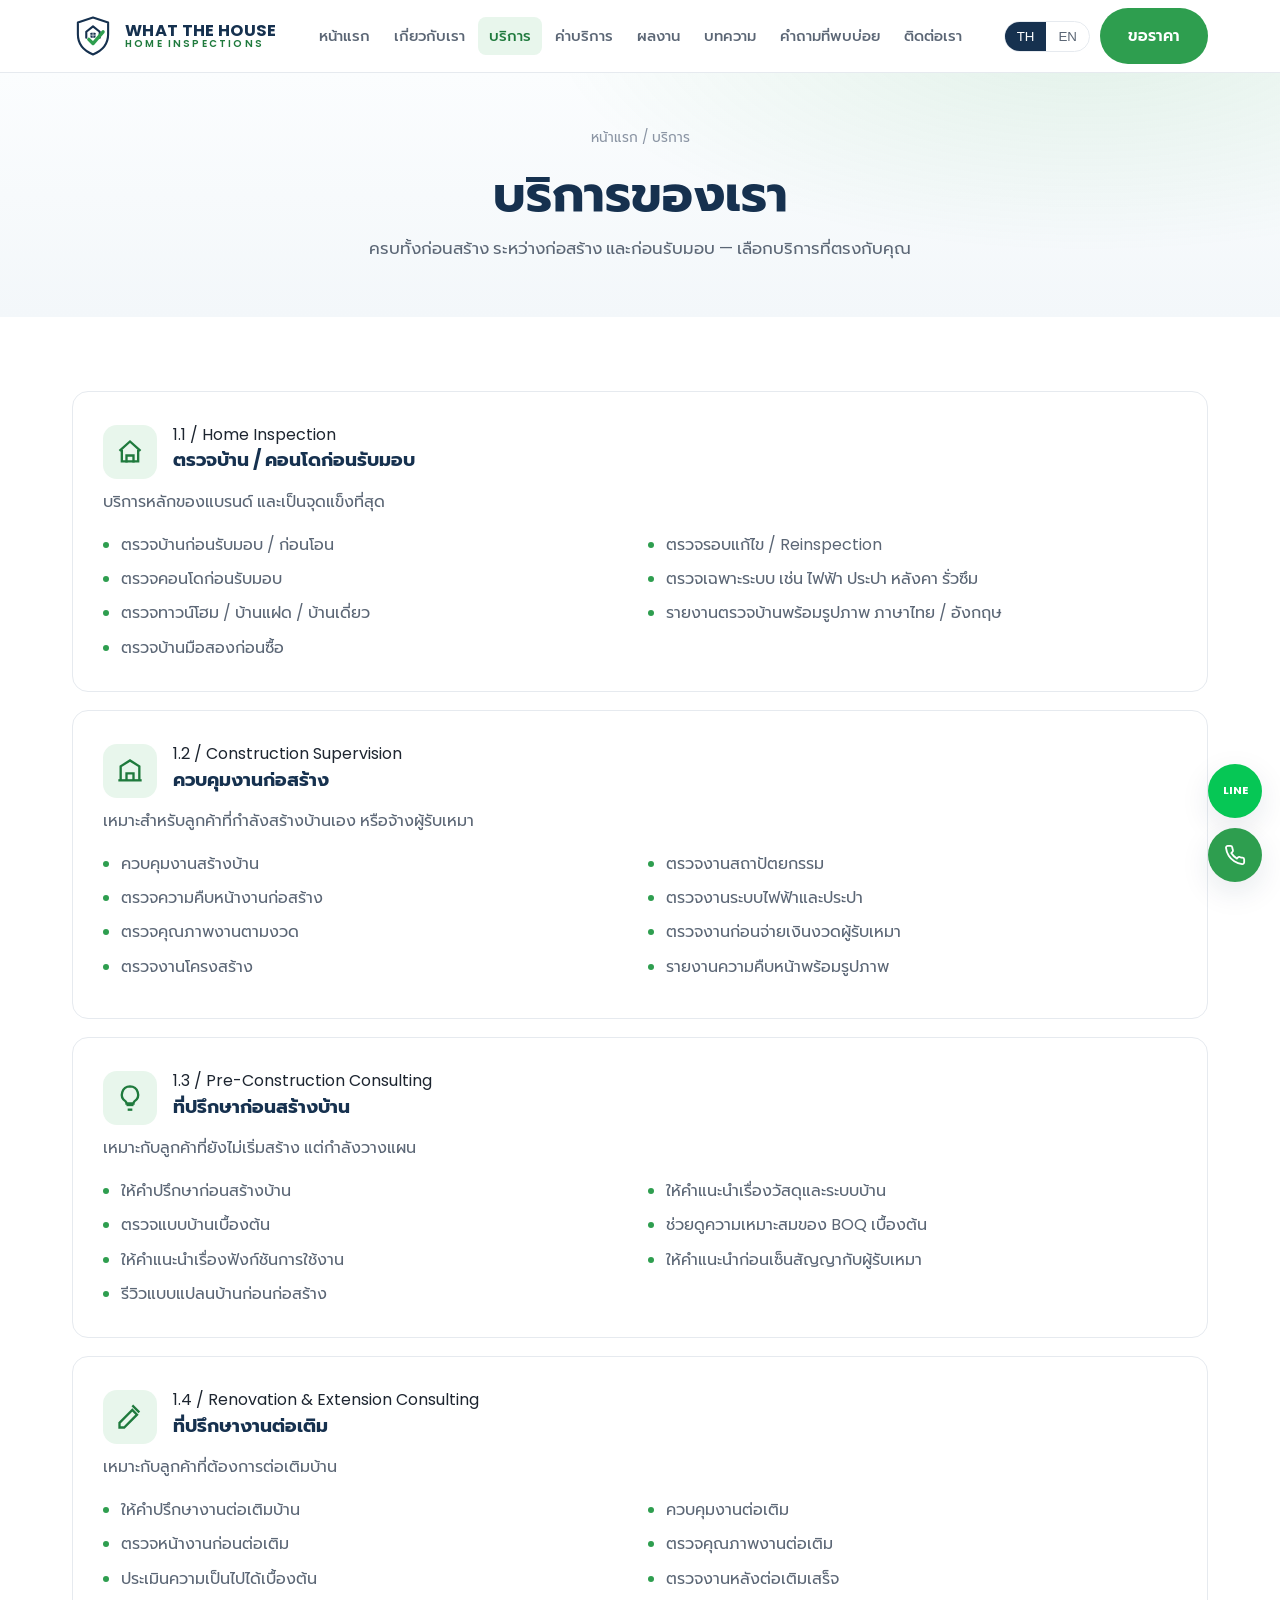
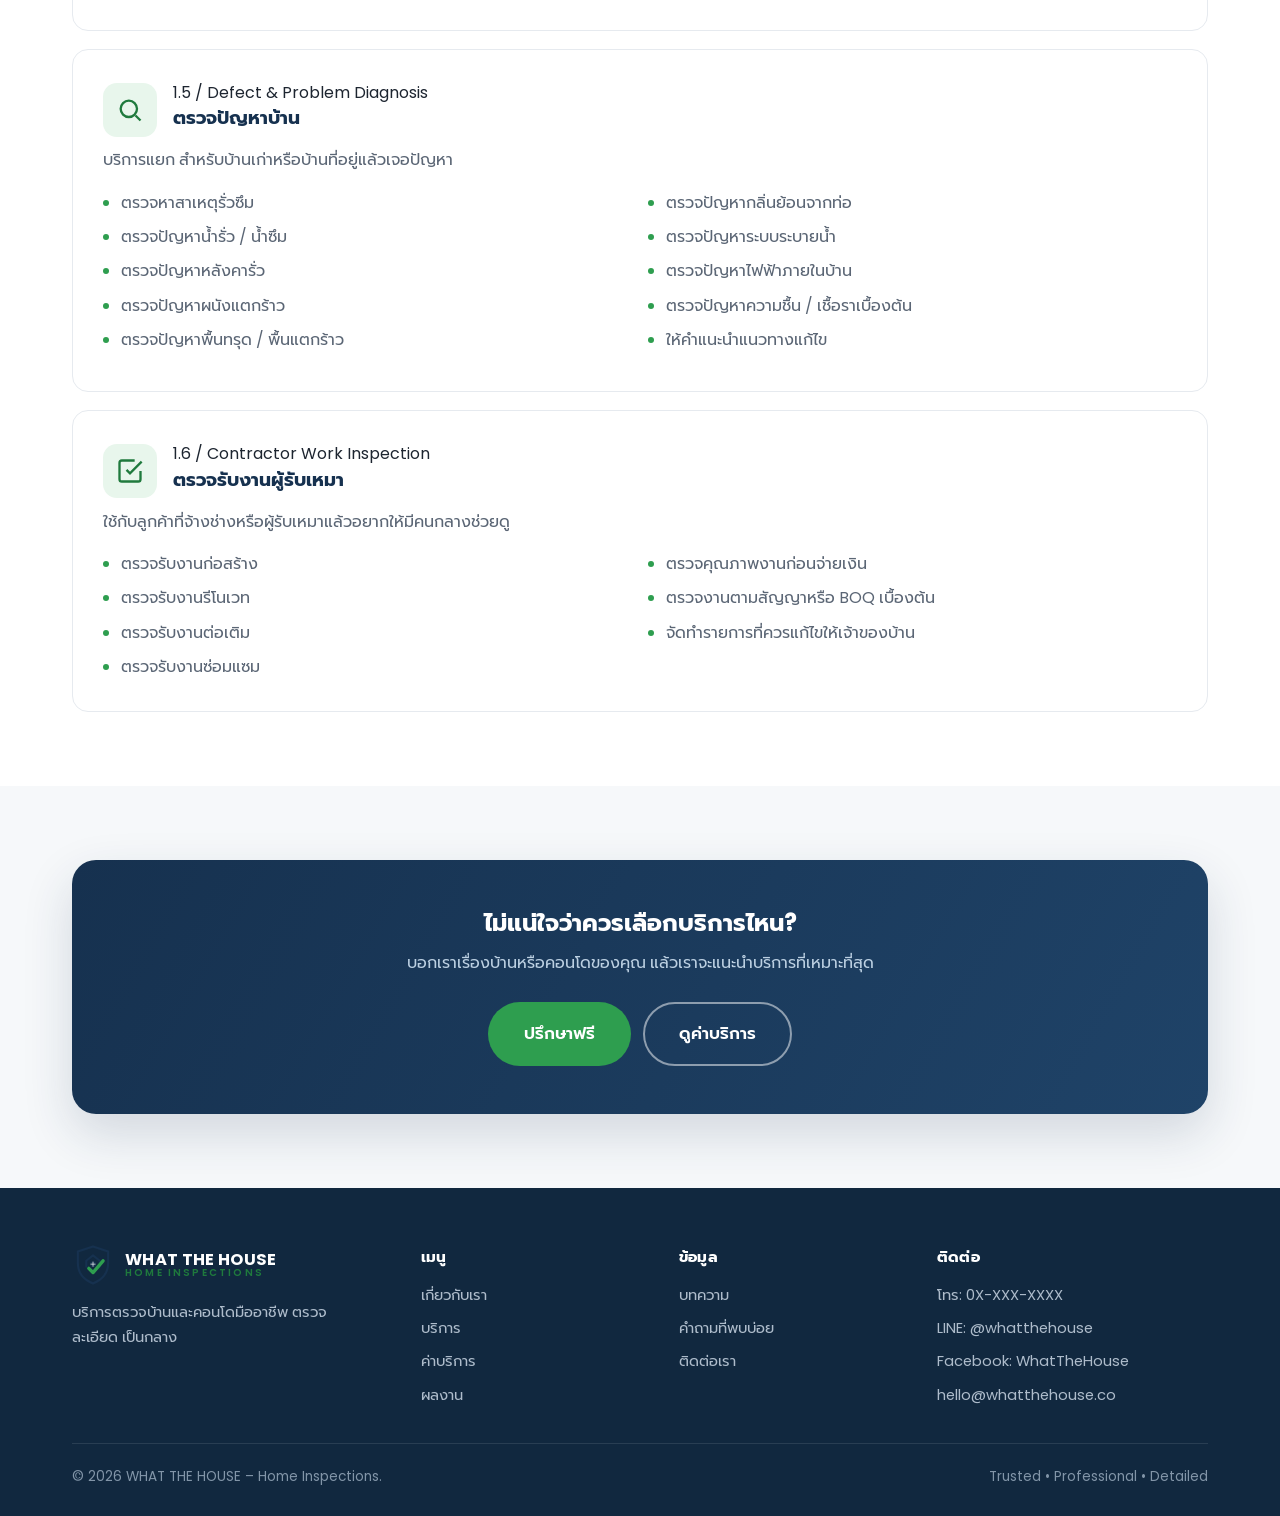
<file: services.html>
<!DOCTYPE html>
<html lang="th">
<head>
<meta charset="UTF-8">
<meta name="viewport" content="width=device-width, initial-scale=1">
<title>บริการตรวจบ้าน ตรวจคอนโด | WHAT THE HOUSE – Home Inspection Chiang Mai</title>
<meta name="description" content="บริการของ WHAT THE HOUSE: ตรวจบ้าน/คอนโดก่อนรับมอบ ควบคุมงานก่อสร้าง ที่ปรึกษาก่อนสร้างและต่อเติม ตรวจปัญหาบ้าน และตรวจรับงานผู้รับเหมา ในเชียงใหม่และภาคเหนือ.">
<link rel="icon" href="assets/img/logo.svg" type="image/svg+xml">
<link rel="preconnect" href="https://fonts.googleapis.com">
<link rel="preconnect" href="https://fonts.gstatic.com" crossorigin>
<link href="https://fonts.googleapis.com/css2?family=Poppins:wght@400;500;600;700&family=Prompt:wght@400;500;600;700&display=swap" rel="stylesheet">
<link rel="stylesheet" href="assets/css/style.css">
</head>
<body>

<header class="site-header">
  <div class="container nav">
    <a href="index.html" class="brand"><img src="assets/img/logo.svg" class="logo" alt="What The House"><span class="brand-text"><b>WHAT THE HOUSE</b><span>HOME INSPECTIONS</span></span></a>
    <ul class="nav-links">
      <li><a href="index.html"><span class="lang-th">หน้าแรก</span><span class="lang-en">Home</span></a></li>
      <li><a href="about.html"><span class="lang-th">เกี่ยวกับเรา</span><span class="lang-en">About</span></a></li>
      <li><a href="services.html" class="active"><span class="lang-th">บริการ</span><span class="lang-en">Services</span></a></li>
      <li><a href="pricing.html"><span class="lang-th">ค่าบริการ</span><span class="lang-en">Pricing</span></a></li>
      <li><a href="portfolio.html"><span class="lang-th">ผลงาน</span><span class="lang-en">Portfolio</span></a></li>
      <li><a href="blog.html"><span class="lang-th">บทความ</span><span class="lang-en">Blog</span></a></li>
      <li><a href="faq.html"><span class="lang-th">คำถามที่พบบ่อย</span><span class="lang-en">FAQ</span></a></li>
      <li><a href="contact.html"><span class="lang-th">ติดต่อเรา</span><span class="lang-en">Contact</span></a></li>
    </ul>
    <div class="nav-right">
      <div class="lang-toggle"><button data-lang-btn="th">TH</button><button data-lang-btn="en">EN</button></div>
      <a href="contact.html" class="btn btn-primary nav-cta"><span class="lang-th">ขอราคา</span><span class="lang-en">Get a Quote</span></a>
      <button class="burger" aria-label="menu"><span></span><span></span><span></span></button>
    </div>
  </div>
</header>

<section class="page-hero">
  <div class="container">
    <div class="breadcrumb"><a href="index.html"><span class="lang-th">หน้าแรก</span><span class="lang-en">Home</span></a> / <span class="lang-th">บริการ</span><span class="lang-en">Services</span></div>
    <h1><span class="lang-th">บริการของเรา</span><span class="lang-en">Our Services</span></h1>
    <p><span class="lang-th">ครบทั้งก่อนสร้าง ระหว่างก่อสร้าง และก่อนรับมอบ — เลือกบริการที่ตรงกับคุณ</span><span class="lang-en">From planning to construction to hand-over — choose the service that fits you.</span></p>
  </div>
</section>

<section class="section">
  <div class="container svc-detail">

    <!-- 1.1 -->
    <div class="svc-block" id="s1">
      <div class="head">
        <div class="svc-ic"><svg viewBox="0 0 24 24" fill="none" stroke="currentColor" stroke-width="2"><path d="M3 11l9-8 9 8"/><path d="M5 10v10h14V10"/><path d="M9 21v-6h6v6"/></svg></div>
        <div><span class="num">1.1 / Home Inspection</span><h3><span class="lang-th">ตรวจบ้าน / คอนโดก่อนรับมอบ</span><span class="lang-en">Home & Condo Inspection</span></h3></div>
      </div>
      <p class="tagline"><span class="lang-th">บริการหลักของแบรนด์ และเป็นจุดแข็งที่สุด</span><span class="lang-en">Our flagship service — and our greatest strength.</span></p>
      <ul>
        <li><span class="lang-th">ตรวจบ้านก่อนรับมอบ / ก่อนโอน</span><span class="lang-en">Pre-handover & pre-transfer inspection</span></li>
        <li><span class="lang-th">ตรวจคอนโดก่อนรับมอบ</span><span class="lang-en">Condo handover inspection</span></li>
        <li><span class="lang-th">ตรวจทาวน์โฮม / บ้านแฝด / บ้านเดี่ยว</span><span class="lang-en">Townhomes, semi-detached & detached houses</span></li>
        <li><span class="lang-th">ตรวจบ้านมือสองก่อนซื้อ</span><span class="lang-en">Pre-purchase second-hand home inspection</span></li>
        <li><span class="lang-th">ตรวจรอบแก้ไข / Reinspection</span><span class="lang-en">Re-inspection after repairs</span></li>
        <li><span class="lang-th">ตรวจเฉพาะระบบ เช่น ไฟฟ้า ประปา หลังคา รั่วซึม</span><span class="lang-en">System-specific checks: electrics, plumbing, roof, leaks</span></li>
        <li><span class="lang-th">รายงานตรวจบ้านพร้อมรูปภาพ ภาษาไทย / อังกฤษ</span><span class="lang-en">Photo report in Thai / English</span></li>
      </ul>
    </div>

    <!-- 1.2 -->
    <div class="svc-block" id="s2">
      <div class="head">
        <div class="svc-ic"><svg viewBox="0 0 24 24" fill="none" stroke="currentColor" stroke-width="2"><path d="M2 20h20"/><path d="M4 20V8l8-5 8 5v12"/><path d="M9 20v-6h6v6"/></svg></div>
        <div><span class="num">1.2 / Construction Supervision</span><h3><span class="lang-th">ควบคุมงานก่อสร้าง</span><span class="lang-en">Construction Supervision</span></h3></div>
      </div>
      <p class="tagline"><span class="lang-th">เหมาะสำหรับลูกค้าที่กำลังสร้างบ้านเอง หรือจ้างผู้รับเหมา</span><span class="lang-en">For clients building their own home or hiring a contractor.</span></p>
      <ul>
        <li><span class="lang-th">ควบคุมงานสร้างบ้าน</span><span class="lang-en">Supervise house construction</span></li>
        <li><span class="lang-th">ตรวจความคืบหน้างานก่อสร้าง</span><span class="lang-en">Monitor construction progress</span></li>
        <li><span class="lang-th">ตรวจคุณภาพงานตามงวด</span><span class="lang-en">Quality checks at each payment phase</span></li>
        <li><span class="lang-th">ตรวจงานโครงสร้าง</span><span class="lang-en">Structural work inspection</span></li>
        <li><span class="lang-th">ตรวจงานสถาปัตยกรรม</span><span class="lang-en">Architectural work inspection</span></li>
        <li><span class="lang-th">ตรวจงานระบบไฟฟ้าและประปา</span><span class="lang-en">Electrical & plumbing system checks</span></li>
        <li><span class="lang-th">ตรวจงานก่อนจ่ายเงินงวดผู้รับเหมา</span><span class="lang-en">Inspection before each contractor payment</span></li>
        <li><span class="lang-th">รายงานความคืบหน้าพร้อมรูปภาพ</span><span class="lang-en">Progress reports with photos</span></li>
      </ul>
    </div>

    <!-- 1.3 -->
    <div class="svc-block" id="s3">
      <div class="head">
        <div class="svc-ic"><svg viewBox="0 0 24 24" fill="none" stroke="currentColor" stroke-width="2"><path d="M9 18h6"/><path d="M10 22h4"/><path d="M12 2a7 7 0 0 0-4 12.7c.6.5 1 1.2 1 2h6c0-.8.4-1.5 1-2A7 7 0 0 0 12 2z"/></svg></div>
        <div><span class="num">1.3 / Pre-Construction Consulting</span><h3><span class="lang-th">ที่ปรึกษาก่อนสร้างบ้าน</span><span class="lang-en">Pre-Construction Consulting</span></h3></div>
      </div>
      <p class="tagline"><span class="lang-th">เหมาะกับลูกค้าที่ยังไม่เริ่มสร้าง แต่กำลังวางแผน</span><span class="lang-en">For clients still in the planning stage.</span></p>
      <ul>
        <li><span class="lang-th">ให้คำปรึกษาก่อนสร้างบ้าน</span><span class="lang-en">Pre-construction consulting</span></li>
        <li><span class="lang-th">ตรวจแบบบ้านเบื้องต้น</span><span class="lang-en">Initial house-plan review</span></li>
        <li><span class="lang-th">ให้คำแนะนำเรื่องฟังก์ชันการใช้งาน</span><span class="lang-en">Advice on functional layout & use</span></li>
        <li><span class="lang-th">รีวิวแบบแปลนบ้านก่อนก่อสร้าง</span><span class="lang-en">Floor-plan review before building</span></li>
        <li><span class="lang-th">ให้คำแนะนำเรื่องวัสดุและระบบบ้าน</span><span class="lang-en">Guidance on materials & home systems</span></li>
        <li><span class="lang-th">ช่วยดูความเหมาะสมของ BOQ เบื้องต้น</span><span class="lang-en">Initial review of the BOQ</span></li>
        <li><span class="lang-th">ให้คำแนะนำก่อนเซ็นสัญญากับผู้รับเหมา</span><span class="lang-en">Advice before signing the contractor agreement</span></li>
      </ul>
    </div>

    <!-- 1.4 -->
    <div class="svc-block" id="s4">
      <div class="head">
        <div class="svc-ic"><svg viewBox="0 0 24 24" fill="none" stroke="currentColor" stroke-width="2"><path d="M14 2l6 6"/><path d="M3 17l11-11 4 4L7 21H3z"/></svg></div>
        <div><span class="num">1.4 / Renovation & Extension Consulting</span><h3><span class="lang-th">ที่ปรึกษางานต่อเติม</span><span class="lang-en">Renovation & Extension Consulting</span></h3></div>
      </div>
      <p class="tagline"><span class="lang-th">เหมาะกับลูกค้าที่ต้องการต่อเติมบ้าน</span><span class="lang-en">For clients planning to extend or renovate.</span></p>
      <ul>
        <li><span class="lang-th">ให้คำปรึกษางานต่อเติมบ้าน</span><span class="lang-en">Renovation & extension consulting</span></li>
        <li><span class="lang-th">ตรวจหน้างานก่อนต่อเติม</span><span class="lang-en">On-site survey before work begins</span></li>
        <li><span class="lang-th">ประเมินความเป็นไปได้เบื้องต้น</span><span class="lang-en">Initial feasibility assessment</span></li>
        <li><span class="lang-th">ควบคุมงานต่อเติม</span><span class="lang-en">Supervise extension work</span></li>
        <li><span class="lang-th">ตรวจคุณภาพงานต่อเติม</span><span class="lang-en">Quality control of extension work</span></li>
        <li><span class="lang-th">ตรวจงานหลังต่อเติมเสร็จ</span><span class="lang-en">Final inspection after completion</span></li>
      </ul>
    </div>

    <!-- 1.5 -->
    <div class="svc-block" id="s5">
      <div class="head">
        <div class="svc-ic"><svg viewBox="0 0 24 24" fill="none" stroke="currentColor" stroke-width="2"><circle cx="11" cy="11" r="7"/><path d="M21 21l-4.3-4.3"/></svg></div>
        <div><span class="num">1.5 / Defect & Problem Diagnosis</span><h3><span class="lang-th">ตรวจปัญหาบ้าน</span><span class="lang-en">Defect & Problem Diagnosis</span></h3></div>
      </div>
      <p class="tagline"><span class="lang-th">บริการแยก สำหรับบ้านเก่าหรือบ้านที่อยู่แล้วเจอปัญหา</span><span class="lang-en">A standalone service for older or occupied homes with issues.</span></p>
      <ul>
        <li><span class="lang-th">ตรวจหาสาเหตุรั่วซึม</span><span class="lang-en">Find the source of leaks</span></li>
        <li><span class="lang-th">ตรวจปัญหาน้ำรั่ว / น้ำซึม</span><span class="lang-en">Water leak & seepage problems</span></li>
        <li><span class="lang-th">ตรวจปัญหาหลังคารั่ว</span><span class="lang-en">Roof leak diagnosis</span></li>
        <li><span class="lang-th">ตรวจปัญหาผนังแตกร้าว</span><span class="lang-en">Wall cracking issues</span></li>
        <li><span class="lang-th">ตรวจปัญหาพื้นทรุด / พื้นแตกร้าว</span><span class="lang-en">Floor settling & cracking</span></li>
        <li><span class="lang-th">ตรวจปัญหากลิ่นย้อนจากท่อ</span><span class="lang-en">Sewer odour / drain back-flow</span></li>
        <li><span class="lang-th">ตรวจปัญหาระบบระบายน้ำ</span><span class="lang-en">Drainage system problems</span></li>
        <li><span class="lang-th">ตรวจปัญหาไฟฟ้าภายในบ้าน</span><span class="lang-en">Indoor electrical problems</span></li>
        <li><span class="lang-th">ตรวจปัญหาความชื้น / เชื้อราเบื้องต้น</span><span class="lang-en">Initial damp & mould checks</span></li>
        <li><span class="lang-th">ให้คำแนะนำแนวทางแก้ไข</span><span class="lang-en">Recommended fixes</span></li>
      </ul>
    </div>

    <!-- 1.6 -->
    <div class="svc-block" id="s6">
      <div class="head">
        <div class="svc-ic"><svg viewBox="0 0 24 24" fill="none" stroke="currentColor" stroke-width="2"><path d="M9 11l3 3L22 4"/><path d="M21 12v7a2 2 0 0 1-2 2H5a2 2 0 0 1-2-2V5a2 2 0 0 1 2-2h11"/></svg></div>
        <div><span class="num">1.6 / Contractor Work Inspection</span><h3><span class="lang-th">ตรวจรับงานผู้รับเหมา</span><span class="lang-en">Contractor Work Inspection</span></h3></div>
      </div>
      <p class="tagline"><span class="lang-th">ใช้กับลูกค้าที่จ้างช่างหรือผู้รับเหมาแล้วอยากให้มีคนกลางช่วยดู</span><span class="lang-en">For clients who want an independent party to review contractor work.</span></p>
      <ul>
        <li><span class="lang-th">ตรวจรับงานก่อสร้าง</span><span class="lang-en">Construction work acceptance</span></li>
        <li><span class="lang-th">ตรวจรับงานรีโนเวท</span><span class="lang-en">Renovation work acceptance</span></li>
        <li><span class="lang-th">ตรวจรับงานต่อเติม</span><span class="lang-en">Extension work acceptance</span></li>
        <li><span class="lang-th">ตรวจรับงานซ่อมแซม</span><span class="lang-en">Repair work acceptance</span></li>
        <li><span class="lang-th">ตรวจคุณภาพงานก่อนจ่ายเงิน</span><span class="lang-en">Quality check before payment</span></li>
        <li><span class="lang-th">ตรวจงานตามสัญญาหรือ BOQ เบื้องต้น</span><span class="lang-en">Check against contract or BOQ</span></li>
        <li><span class="lang-th">จัดทำรายการที่ควรแก้ไขให้เจ้าของบ้าน</span><span class="lang-en">A punch list of items to fix for the owner</span></li>
      </ul>
    </div>

  </div>
</section>

<section class="section soft">
  <div class="container">
    <div class="cta-band">
      <h2><span class="lang-th">ไม่แน่ใจว่าควรเลือกบริการไหน?</span><span class="lang-en">Not sure which service you need?</span></h2>
      <p><span class="lang-th">บอกเราเรื่องบ้านหรือคอนโดของคุณ แล้วเราจะแนะนำบริการที่เหมาะที่สุด</span><span class="lang-en">Tell us about your home or condo and we'll recommend the best option.</span></p>
      <div class="btns"><a href="contact.html" class="btn btn-primary btn-lg"><span class="lang-th">ปรึกษาฟรี</span><span class="lang-en">Free Consultation</span></a><a href="pricing.html" class="btn btn-ghost btn-lg"><span class="lang-th">ดูค่าบริการ</span><span class="lang-en">See Pricing</span></a></div>
    </div>
  </div>
</section>

<footer class="footer">
  <div class="container">
    <div class="foot-grid">
      <div><a href="index.html" class="brand"><img src="assets/img/logo.svg" class="logo" alt="What The House"><span class="brand-text"><b>WHAT THE HOUSE</b><span>HOME INSPECTIONS</span></span></a><p><span class="lang-th">บริการตรวจบ้านและคอนโดมืออาชีพ ตรวจละเอียด เป็นกลาง</span><span class="lang-en">Professional, independent home & condo inspection.</span></p></div>
      <div class="foot-col"><h5><span class="lang-th">เมนู</span><span class="lang-en">Menu</span></h5><ul><li><a href="about.html"><span class="lang-th">เกี่ยวกับเรา</span><span class="lang-en">About</span></a></li><li><a href="services.html"><span class="lang-th">บริการ</span><span class="lang-en">Services</span></a></li><li><a href="pricing.html"><span class="lang-th">ค่าบริการ</span><span class="lang-en">Pricing</span></a></li><li><a href="portfolio.html"><span class="lang-th">ผลงาน</span><span class="lang-en">Portfolio</span></a></li></ul></div>
      <div class="foot-col"><h5><span class="lang-th">ข้อมูล</span><span class="lang-en">Info</span></h5><ul><li><a href="blog.html"><span class="lang-th">บทความ</span><span class="lang-en">Blog</span></a></li><li><a href="faq.html"><span class="lang-th">คำถามที่พบบ่อย</span><span class="lang-en">FAQ</span></a></li><li><a href="contact.html"><span class="lang-th">ติดต่อเรา</span><span class="lang-en">Contact</span></a></li></ul></div>
      <div class="foot-col"><h5><span class="lang-th">ติดต่อ</span><span class="lang-en">Contact</span></h5><ul><li><a href="tel:+660000000000">โทร: 0X-XXX-XXXX</a></li><li><a href="#">LINE: @whatthehouse</a></li><li><a href="#">Facebook: WhatTheHouse</a></li><li><a href="mailto:hello@whatthehouse.co">hello@whatthehouse.co</a></li></ul></div>
    </div>
    <div class="foot-bottom"><span>© 2026 WHAT THE HOUSE – Home Inspections.</span><span>Trusted • Professional • Detailed</span></div>
  </div>
</footer>

<div class="float-contact">
  <a href="#" class="fc-line" aria-label="LINE">LINE</a>
  <a href="tel:+660000000000" class="fc-call" aria-label="Call"><svg viewBox="0 0 24 24" width="22" fill="none" stroke="#fff" stroke-width="2"><path d="M22 16.9v3a2 2 0 0 1-2.2 2 19.8 19.8 0 0 1-8.6-3 19.5 19.5 0 0 1-6-6 19.8 19.8 0 0 1-3-8.6A2 2 0 0 1 4.1 2H7a2 2 0 0 1 2 1.7c.1 1 .4 1.9.7 2.8a2 2 0 0 1-.5 2.1L8 9.9a16 16 0 0 0 6 6l1.3-1.3a2 2 0 0 1 2.1-.4c.9.3 1.8.6 2.8.7A2 2 0 0 1 22 16.9z"/></svg></a>
</div>
<script src="assets/js/main.js"></script>
<script src="assets/js/cms.js"></script>
</body>
</html>
</file>
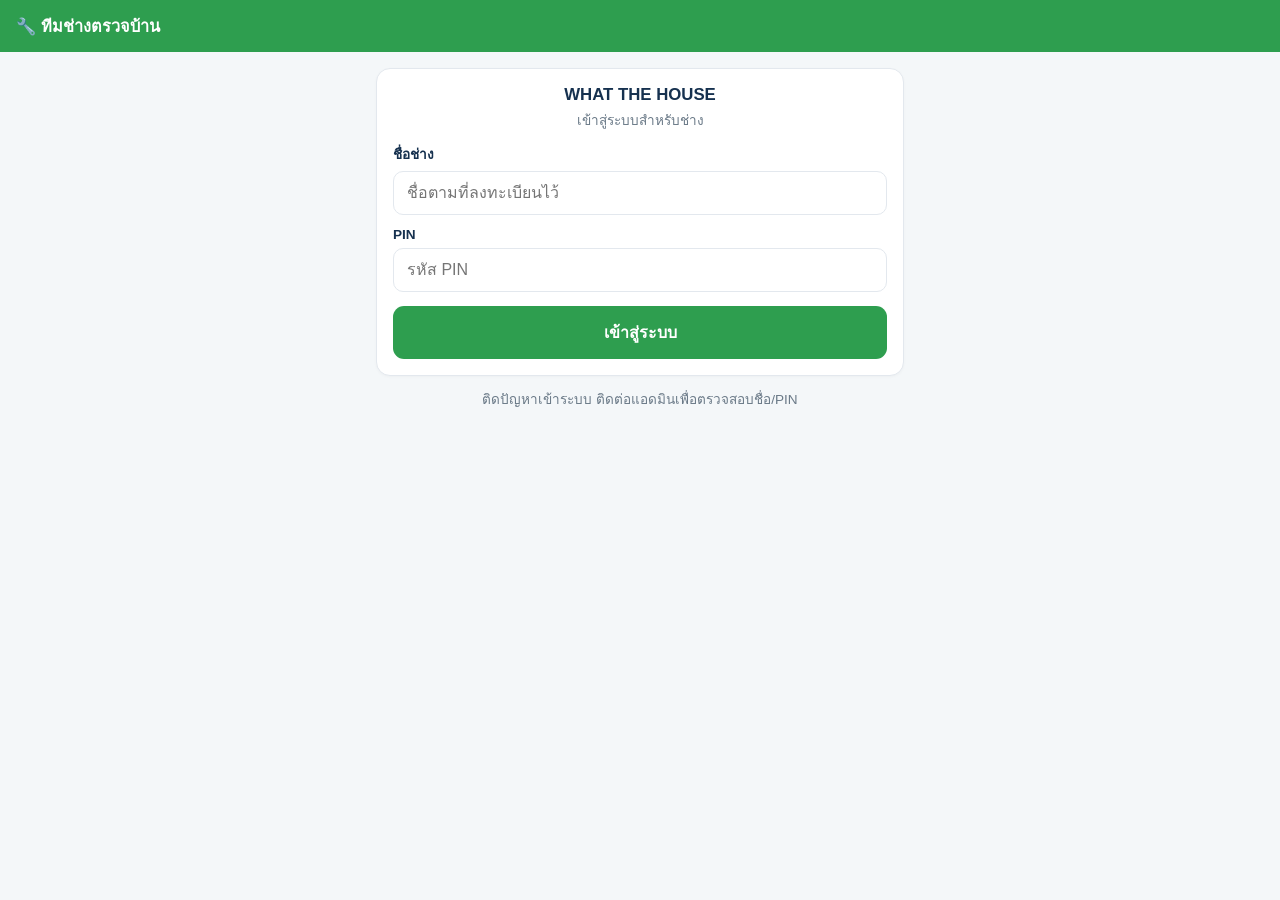
<file: apps-script/Technician.html>
<!DOCTYPE html>
<html lang="th">
<head>
<meta charset="UTF-8">
<base target="_top">
<style>
  :root{ --green:#2e9e4f; --green-dark:#1e6e36; --green-soft:#e8f3ec; --ink:#16314f; --muted:#6b7a88; --line:#e3e8ee; --bg:#f4f7f9; --red:#d64545; }
  *{ box-sizing:border-box; -webkit-tap-highlight-color:transparent; }
  body{ margin:0; font-family:"Prompt","Segoe UI",sans-serif; background:var(--bg); color:var(--ink); }
  .topbar{ background:var(--green); color:#fff; padding:13px 16px; display:flex; align-items:center; gap:10px; position:sticky; top:0; z-index:10; }
  .topbar .back{ background:rgba(255,255,255,.2); border:0; color:#fff; width:32px; height:32px; border-radius:8px; font-size:1.1rem; cursor:pointer; }
  .topbar h1{ font-size:1.02rem; margin:0; flex:1; }
  .topbar .who{ font-size:.75rem; opacity:.9; }
  .wrap{ max-width:560px; margin:0 auto; padding:16px; }
  .card{ background:#fff; border:1px solid var(--line); border-radius:14px; padding:16px; margin-bottom:12px; box-shadow:0 1px 3px rgba(0,0,0,.03); }
  label{ display:block; font-size:.85rem; font-weight:600; margin:12px 0 6px; }
  input,textarea,select{ width:100%; padding:12px 13px; border:1px solid var(--line); border-radius:10px; font-family:inherit; font-size:1rem; }
  textarea{ min-height:80px; resize:vertical; }
  .btn{ display:block; width:100%; border:0; border-radius:11px; padding:14px; font-family:inherit; font-size:1rem; font-weight:700; cursor:pointer; text-align:center; }
  .btn-green{ background:var(--green); color:#fff; } .btn-green:active{ background:var(--green-dark); }
  .btn-ghost{ background:#fff; border:1px solid var(--line); color:var(--ink); font-weight:600; }
  .btn-line{ background:#fff; border:1px dashed var(--green); color:var(--green-dark); font-weight:600; }
  .btn[disabled]{ opacity:.6; }
  .err{ background:#fdecea; color:var(--red); border-radius:9px; padding:10px 13px; font-size:.88rem; font-weight:600; margin-top:10px; display:none; }
  .hide{ display:none !important; }
  .muted{ color:var(--muted); font-size:.85rem; }
  .job{ display:flex; justify-content:space-between; align-items:center; gap:10px; }
  .job .nm{ font-weight:700; }
  .badge{ font-size:.7rem; padding:3px 9px; border-radius:20px; background:var(--green-soft); color:var(--green-dark); font-weight:700; white-space:nowrap; }
  .defect-item{ border:1px solid var(--line); border-radius:11px; padding:11px 13px; margin-bottom:9px; }
  .defect-item .a{ font-weight:700; }
  .defect-item .acts{ display:flex; gap:8px; margin-top:9px; }
  .mini{ padding:7px 14px; border-radius:8px; font-size:.82rem; font-weight:600; border:1px solid var(--line); background:#fff; cursor:pointer; font-family:inherit; }
  .mini.edit{ color:var(--green-dark); }
  .mini.del{ color:var(--red); border-color:#f3c9c9; }
  .edit-banner{ background:#fff8e1; border:1px solid #ffe08a; color:#7a5b00; border-radius:9px; padding:9px 12px; font-size:.85rem; font-weight:600; margin-bottom:10px; display:none; justify-content:space-between; align-items:center; gap:8px; }
  .edit-banner button{ background:transparent; border:0; color:#7a5b00; text-decoration:underline; cursor:pointer; font-family:inherit; font-size:.85rem; }
  .photo-box{ margin-top:8px; }
  .photo-prev{ width:100%; border-radius:11px; border:1px solid var(--line); margin-top:8px; display:none; }
  .spin{ display:inline-block; width:15px; height:15px; border:2px solid #fff; border-top-color:transparent; border-radius:50%; animation:s .7s linear infinite; vertical-align:middle; }
  @keyframes s{ to{ transform:rotate(360deg); } }
  .toast{ position:fixed; bottom:18px; left:50%; transform:translateX(-50%); background:var(--ink); color:#fff; padding:11px 18px; border-radius:10px; font-size:.88rem; opacity:0; transition:.3s; z-index:50; pointer-events:none; max-width:90%; text-align:center; }
  .toast.show{ opacity:1; }
  .count-pill{ background:var(--green-soft); color:var(--green-dark); border-radius:10px; padding:10px 13px; font-weight:600; font-size:.9rem; margin-bottom:12px; }
</style>
</head>
<body>

<!-- ===== LOGIN ===== -->
<div id="loginView">
  <div class="topbar"><h1>🔧 ทีมช่างตรวจบ้าน</h1></div>
  <div class="wrap">
    <div class="card">
      <div style="text-align:center;font-weight:700;font-size:1.05rem;margin-bottom:4px">WHAT THE HOUSE</div>
      <div class="muted" style="text-align:center">เข้าสู่ระบบสำหรับช่าง</div>
      <label>ชื่อช่าง</label>
      <input id="inName" placeholder="ชื่อตามที่ลงทะเบียนไว้" autocomplete="off">
      <label>PIN</label>
      <input id="inPin" type="password" inputmode="numeric" placeholder="รหัส PIN" autocomplete="off">
      <div style="height:14px"></div>
      <button class="btn btn-green" id="loginBtn" onclick="doLogin()">เข้าสู่ระบบ</button>
      <div class="err" id="loginErr"></div>
    </div>
    <div class="muted" style="text-align:center">ติดปัญหาเข้าระบบ ติดต่อแอดมินเพื่อตรวจสอบชื่อ/PIN</div>
  </div>
</div>

<!-- ===== JOB LIST ===== -->
<div id="jobsView" class="hide">
  <div class="topbar"><h1>งานที่ต้องตรวจ</h1><span class="who" id="whoTop"></span><button class="back" onclick="logout()" title="ออกจากระบบ">⎋</button></div>
  <div class="wrap">
    <button class="btn btn-ghost" style="margin-bottom:12px" onclick="loadJobs()">🔄 รีเฟรชรายการงาน</button>
    <div id="jobsList"><div class="muted" style="text-align:center;padding:30px"><span class="spin" style="border-color:#2e9e4f;border-top-color:transparent"></span> กำลังโหลด...</div></div>
  </div>
</div>

<!-- ===== DEFECT LOGGING ===== -->
<div id="defectView" class="hide">
  <div class="topbar"><button class="back" onclick="backToJobs()">←</button><h1 id="jobTitle">งาน</h1></div>
  <div class="wrap">
    <div class="count-pill" id="jobInfo"></div>

    <div class="card">
      <div class="edit-banner" id="editBanner"><span>✏️ กำลังแก้ไขจุดที่บันทึกไว้</span><button onclick="cancelEdit()">ยกเลิก</button></div>
      <div style="font-weight:700;margin-bottom:4px" id="formTitle">➕ เพิ่มจุดที่ตรวจพบ (Defect)</div>
      <label>พื้นที่ / ห้อง</label>
      <input id="dArea" list="areaList" placeholder="เช่น ห้องนอน 1, ห้องน้ำ, ระเบียง">
      <datalist id="areaList">
        <option value="ห้องนั่งเล่น"><option value="ห้องครัว"><option value="ห้องนอน 1"><option value="ห้องนอน 2">
        <option value="ห้องนอน 3"><option value="ห้องน้ำ 1"><option value="ห้องน้ำ 2"><option value="ระเบียง">
        <option value="โรงรถ"><option value="หลังคา / ฝ้า"><option value="ระบบไฟฟ้า"><option value="ระบบประปา">
        <option value="ผนัง / สี"><option value="พื้น"><option value="ประตู / หน้าต่าง"><option value="ภายนอก / รอบบ้าน">
      </datalist>
      <label>ลำดับจุด (ในพื้นที่นี้)</label>
      <input id="dNumber" type="number" inputmode="numeric" min="1" value="1">
      <label>คำอธิบาย / คอมเมนต์</label>
      <textarea id="dDesc" placeholder="อธิบายสิ่งที่พบ เช่น รอยร้าวผนัง, ท่อรั่ว, สายไฟไม่เรียบร้อย"></textarea>
      <label>รูปถ่าย</label>
      <input id="dPhoto" type="file" accept="image/*" capture="environment" class="hide" onchange="onPhoto(this)">
      <button class="btn btn-line" onclick="document.getElementById('dPhoto').click()">📷 ถ่ายรูป / เลือกรูป</button>
      <img id="dPrev" class="photo-prev">
      <div style="height:14px"></div>
      <button class="btn btn-green" id="saveDefectBtn" onclick="submitDefect()">บันทึกจุดนี้</button>
      <div class="err" id="defectErr"></div>
    </div>

    <div style="font-weight:700;margin:6px 2px 10px">จุดที่บันทึกแล้ว (<span id="dCount">0</span>)</div>
    <div id="defectList"></div>

    <div style="height:6px"></div>
    <button class="btn btn-green" id="reportBtn" onclick="makeReport()">📄 สร้างรายงาน PDF</button>
    <div class="muted" style="text-align:center;margin-top:8px">เมื่อสร้างรายงาน สถานะงานจะขยับเป็น "จัดทำรายงาน" อัตโนมัติ</div>
  </div>
</div>

<canvas id="cv" class="hide"></canvas>
<div class="toast" id="toast"></div>

<script>
  var AUTH = { name: '', pin: '' };
  var CUR = null;          // งานที่กำลังตรวจ
  var STAGES = [];
  var photoData = null;    // {base64, type, name}
  var DEFECTS = [];        // จุดที่บันทึกแล้วของงานนี้
  var editingId = null;    // กำลังแก้ไขจุดไหน (null = เพิ่มใหม่)

  function $(id){ return document.getElementById(id); }
  function show(view){ ['loginView','jobsView','defectView'].forEach(function(v){ $(v).classList.toggle('hide', v !== view); }); }
  function esc(s){ return String(s||'').replace(/[&<>"]/g, function(c){ return {'&':'&amp;','<':'&lt;','>':'&gt;','"':'&quot;'}[c]; }); }
  var tT;
  function toast(m){ var t=$('toast'); t.textContent=m; t.classList.add('show'); clearTimeout(tT); tT=setTimeout(function(){ t.classList.remove('show'); }, 2800); }
  function showErr(id,msg){ var e=$(id); e.textContent=msg; e.style.display='block'; }
  function hideErr(id){ $(id).style.display='none'; }

  // จำการล็อกอินไว้ (ไม่ต้องพิมพ์ใหม่ทุกครั้ง)
  try { var saved = JSON.parse(localStorage.getItem('wth_tech')||'null'); if(saved && saved.name){ AUTH = saved; } } catch(e){}

  function doLogin(){
    var name = $('inName').value.trim(), pin = $('inPin').value.trim();
    if(!name || !pin){ showErr('loginErr','กรอกชื่อช่างและ PIN'); return; }
    hideErr('loginErr');
    var b=$('loginBtn'); b.disabled=true; b.innerHTML='<span class="spin"></span> กำลังเข้า...';
    google.script.run.withSuccessHandler(function(res){
      b.disabled=false; b.textContent='เข้าสู่ระบบ';
      if(res.ok){ AUTH={name:res.name,pin:pin}; try{localStorage.setItem('wth_tech',JSON.stringify(AUTH));}catch(e){} enterApp(); }
      else showErr('loginErr', res.error||'เข้าไม่สำเร็จ');
    }).withFailureHandler(function(e){ b.disabled=false; b.textContent='เข้าสู่ระบบ'; showErr('loginErr','ผิดพลาด: '+e); })
      .techLogin(name, pin);
  }

  function logout(){ try{localStorage.removeItem('wth_tech');}catch(e){} AUTH={name:'',pin:''}; show('loginView'); }

  function enterApp(){ $('whoTop').textContent='👷 '+AUTH.name; show('jobsView'); loadJobs(); }

  function loadJobs(){
    $('jobsList').innerHTML='<div class="muted" style="text-align:center;padding:30px"><span class="spin" style="border-color:#2e9e4f;border-top-color:transparent"></span> กำลังโหลด...</div>';
    google.script.run.withSuccessHandler(function(res){
      if(!res.ok){ if(res.error==='unauthorized'){ logout(); } return; }
      STAGES=res.stages;
      if(res.jobs.length===0){ $('jobsList').innerHTML='<div class="card" style="text-align:center" class="muted">ยังไม่มีงานที่ต้องตรวจ</div>'; return; }
      $('jobsList').innerHTML = res.jobs.map(function(j){
        var sub=[]; if(j.project) sub.push(esc(j.project)); if(j.area) sub.push('📍'+esc(j.area)); if(j.date) sub.push('🗓️'+esc(j.date));
        return '<div class="card job" onclick=\'openJob('+JSON.stringify(j).replace(/'/g,"&#39;")+')\'>'+
          '<div><div class="nm">'+esc(j.name)+'</div><div class="muted">'+sub.join('  ·  ')+'</div>'+
          (j.tech?'<div class="muted">👷 '+esc(j.tech)+'</div>':'')+'</div>'+
          '<span class="badge">'+esc(j.status)+'</span></div>';
      }).join('');
    }).withFailureHandler(function(e){ $('jobsList').innerHTML='<div class="card" style="text-align:center;color:#d64545">โหลดไม่สำเร็จ: '+e+'</div>'; })
      .techGetJobs(AUTH.name, AUTH.pin);
  }

  function openJob(j){
    CUR=j; clearForm();
    $('jobTitle').textContent=j.name;
    $('jobInfo').innerHTML='👤 '+esc(j.name)+(j.project?'  ·  '+esc(j.project):'')+(j.phone?'<br>📞 '+esc(j.phone):'');
    show('defectView');
    // บันทึกว่าช่างเริ่มตรวจงานนี้ (อัปสถานะ -> ตรวจหน้างาน)
    google.script.run.techStartJob(AUTH.name, AUTH.pin, j.jobId);
    loadDefects();
  }
  function backToJobs(){ show('jobsView'); loadJobs(); }

  function loadDefects(){
    google.script.run.withSuccessHandler(function(res){
      if(!res.ok) return;
      var ds=res.defects; DEFECTS=ds;
      $('dCount').textContent=ds.length;
      $('defectList').innerHTML = ds.length? ds.map(function(d,i){
        return '<div class="defect-item"><div class="a">'+(i+1)+'. '+esc(d.area||'-')+(d.number?'  (จุดที่ '+esc(d.number)+')':'')+'</div>'+
          (d.description?'<div class="muted">'+esc(d.description)+'</div>':'')+
          (d.hasPhoto?'<div class="muted">📷 มีรูปแนบ</div>':'')+
          '<div class="acts"><button class="mini edit" onclick="editDefect(\''+d.defectId+'\')">✏️ แก้ไข</button>'+
          '<button class="mini del" onclick="delDefect(\''+d.defectId+'\')">🗑️ ลบ</button></div></div>';
      }).join('') : '<div class="muted" style="padding:6px 2px">ยังไม่มีจุดที่บันทึก</div>';
      // ตั้งเลขลำดับถัดไป (เฉพาะตอนเพิ่มใหม่)
      if(!editingId) $('dNumber').value = ds.length+1;
    }).techGetDefects(AUTH.name, AUTH.pin, CUR.jobId);
  }

  // บีบอัดรูปก่อนส่ง (ลดขนาด/ประหยัดเน็ต)
  function onPhoto(input){
    var f=input.files[0]; if(!f) return;
    var img=new Image();
    img.onload=function(){
      var max=1280, w=img.width, h=img.height;
      if(w>max||h>max){ if(w>h){ h=Math.round(h*max/w); w=max; } else { w=Math.round(w*max/h); h=max; } }
      var cv=$('cv'); cv.width=w; cv.height=h; cv.getContext('2d').drawImage(img,0,0,w,h);
      var dataUrl=cv.toDataURL('image/jpeg',0.7);
      photoData={ base64:dataUrl.split(',')[1], type:'image/jpeg', name:'defect_'+Date.now()+'.jpg' };
      var p=$('dPrev'); p.src=dataUrl; p.style.display='block';
    };
    img.src=URL.createObjectURL(f);
  }

  function clearForm(){
    $('dArea').value=''; $('dNumber').value=(DEFECTS.length+1); $('dDesc').value='';
    $('dPrev').style.display='none'; $('dPhoto').value=''; photoData=null; hideErr('defectErr');
    editingId=null; $('editBanner').style.display='none';
    $('formTitle').textContent='➕ เพิ่มจุดที่ตรวจพบ (Defect)';
    $('saveDefectBtn').textContent='บันทึกจุดนี้';
  }
  function cancelEdit(){ clearForm(); }

  function editDefect(id){
    var d=null; for(var i=0;i<DEFECTS.length;i++){ if(DEFECTS[i].defectId===id){ d=DEFECTS[i]; break; } }
    if(!d) return;
    editingId=id;
    $('dArea').value=d.area||''; $('dNumber').value=d.number||''; $('dDesc').value=d.description||'';
    $('dPrev').style.display='none'; $('dPhoto').value=''; photoData=null; hideErr('defectErr');
    $('editBanner').style.display='flex';
    $('formTitle').textContent='✏️ แก้ไขจุดนี้';
    $('saveDefectBtn').textContent='อัปเดตจุดนี้';
    window.scrollTo({ top:0, behavior:'smooth' });
    toast(d.hasPhoto ? 'แก้ข้อมูลได้เลย (ถ่ายรูปใหม่ถ้าต้องการเปลี่ยนรูป)' : 'แก้ข้อมูลได้เลย');
  }

  function delDefect(id){
    if(!confirm('ลบจุดนี้? (ลบรูปออกจาก Drive ด้วย)')) return;
    google.script.run.withSuccessHandler(function(res){
      if(res.ok){ toast('ลบแล้ว'); if(editingId===id) clearForm(); loadDefects(); }
      else toast('ลบไม่สำเร็จ: '+(res.error||''));
    }).withFailureHandler(function(e){ toast('ผิดพลาด: '+e); })
      .techDeleteDefect(AUTH.name, AUTH.pin, id);
  }

  function submitDefect(){
    var area=$('dArea').value.trim(), desc=$('dDesc').value.trim();
    if(!area && !desc && !photoData){ showErr('defectErr','กรอกพื้นที่ หรือคำอธิบาย หรือแนบรูป อย่างน้อย 1 อย่าง'); return; }
    hideErr('defectErr');
    var b=$('saveDefectBtn'); var label=b.textContent; b.disabled=true; b.innerHTML='<span class="spin"></span> กำลังบันทึก...';
    var payload={ area:area, number:$('dNumber').value, description:desc };
    if(photoData){ payload.photoBase64=photoData.base64; payload.photoType=photoData.type; payload.photoName=photoData.name; }
    function done(res){
      b.disabled=false; b.textContent=label;
      if(res.ok){ toast(editingId?'✓ อัปเดตจุดเรียบร้อย':'✓ บันทึกจุดเรียบร้อย'); clearForm(); loadDefects(); }
      else showErr('defectErr', res.error||'บันทึกไม่สำเร็จ');
    }
    function fail(e){ b.disabled=false; b.textContent=label; showErr('defectErr','ผิดพลาด: '+e); }
    if(editingId){
      google.script.run.withSuccessHandler(done).withFailureHandler(fail)
        .techUpdateDefect(AUTH.name, AUTH.pin, CUR.jobId, editingId, payload);
    } else {
      google.script.run.withSuccessHandler(done).withFailureHandler(fail)
        .techAddDefect(AUTH.name, AUTH.pin, CUR.jobId, payload);
    }
  }

  function makeReport(){
    var b=$('reportBtn'); b.disabled=true; b.innerHTML='<span class="spin"></span> กำลังสร้างรายงาน...';
    google.script.run.withSuccessHandler(function(res){
      b.disabled=false; b.textContent='📄 สร้างรายงาน PDF';
      if(res.ok){ toast('✓ สร้างรายงานสำเร็จ'); window.open(res.pdfUrl,'_blank'); }
      else toast('สร้างไม่สำเร็จ: '+(res.error||''));
    }).withFailureHandler(function(e){ b.disabled=false; b.textContent='📄 สร้างรายงาน PDF'; toast('ผิดพลาด: '+e); })
      .techGenerateReport(AUTH.name, AUTH.pin, CUR.jobId);
  }

  // เริ่มต้น: ถ้าจำล็อกอินได้ ลองเข้าเลย
  if(AUTH.name && AUTH.pin){ enterApp(); } else { show('loginView'); }
</script>
</body>
</html>
</file>
<file: assets/css/style.css>
/* =========================================================
   WHAT THE HOUSE – HOME INSPECTIONS
   Brand stylesheet
   Green = trust/accuracy | Navy = professional | White = clean
   Fonts: Prompt (TH) + Poppins (EN)
   ========================================================= */

:root{
  --green:#2e9e4f;
  --green-dark:#1f7a3d;
  --green-soft:#e8f6ec;
  --navy:#16314f;
  --navy-2:#1f4368;
  --ink:#1d2530;
  --grey:#5b6675;
  --grey-light:#8a94a3;
  --line:#e6eaef;
  --bg:#ffffff;
  --bg-soft:#f6f8fa;
  --bg-navy:#11283f;
  --white:#ffffff;
  --radius:16px;
  --radius-sm:10px;
  --shadow-sm:0 2px 10px rgba(22,49,79,.06);
  --shadow:0 10px 30px rgba(22,49,79,.10);
  --shadow-lg:0 20px 50px rgba(22,49,79,.16);
  --maxw:1180px;
  --font:"Poppins","Prompt",system-ui,-apple-system,"Segoe UI",sans-serif;
}

*{box-sizing:border-box}
html{scroll-behavior:smooth}
body{
  margin:0;
  font-family:var(--font);
  color:var(--ink);
  background:var(--bg);
  line-height:1.65;
  font-size:16px;
  -webkit-font-smoothing:antialiased;
}
img{max-width:100%;display:block}
a{color:inherit;text-decoration:none}

/* ---------- language toggle visibility ---------- */
.lang-en{display:none}
body.en .lang-th{display:none}
body.en .lang-en{display:inline}
body.en .lang-en.block{display:block}
.lang-en.block{display:none}

/* ---------- layout ---------- */
.container{max-width:var(--maxw);margin:0 auto;padding:0 22px}
.section{padding:74px 0}
.section.tight{padding:52px 0}
.section.soft{background:var(--bg-soft)}
.section.navy{background:var(--bg-navy);color:#dfe7ef}

.eyebrow{
  display:inline-block;font-weight:600;font-size:.8rem;letter-spacing:.14em;
  text-transform:uppercase;color:var(--green-dark);
  background:var(--green-soft);padding:6px 14px;border-radius:50px;margin-bottom:16px;
}
.navy .eyebrow{background:rgba(46,158,79,.18);color:#7fe39a}
h1,h2,h3,h4{line-height:1.25;color:var(--navy);margin:0 0 .5em;font-weight:700}
.navy h1,.navy h2,.navy h3{color:#fff}
h1{font-size:clamp(2rem,5vw,3.1rem)}
h2.section-title{font-size:clamp(1.6rem,3.6vw,2.4rem);margin-bottom:.2em}
.section-head{max-width:680px;margin:0 auto 46px;text-align:center}
.section-head p{color:var(--grey);font-size:1.05rem;margin:0}
.navy .section-head p{color:#aebccb}
.lead{font-size:1.12rem;color:var(--grey)}

/* ---------- buttons ---------- */
.btn{
  display:inline-flex;align-items:center;gap:9px;justify-content:center;
  font-weight:600;font-size:.98rem;padding:13px 26px;border-radius:50px;
  border:2px solid transparent;cursor:pointer;transition:.2s;white-space:nowrap;
}
.btn-primary{background:var(--green);color:#fff}
.btn-primary:hover{background:var(--green-dark);transform:translateY(-2px);box-shadow:var(--shadow)}
.btn-ghost{background:transparent;border-color:rgba(255,255,255,.5);color:#fff}
.btn-ghost:hover{background:rgba(255,255,255,.12)}
.btn-outline{background:#fff;border-color:var(--line);color:var(--navy)}
.btn-outline:hover{border-color:var(--green);color:var(--green-dark)}
.btn-lg{padding:16px 34px;font-size:1.05rem}

/* ---------- header / nav ---------- */
.site-header{
  position:sticky;top:0;z-index:50;background:rgba(255,255,255,.92);
  backdrop-filter:blur(10px);border-bottom:1px solid var(--line);
}
.nav{display:flex;align-items:center;justify-content:space-between;height:72px;gap:18px}
.brand{display:flex;align-items:center;gap:11px;font-weight:700;color:var(--navy)}
.brand .logo{width:42px;height:42px;flex:none}
.brand .brand-text{display:flex;flex-direction:column;line-height:1.05}
.brand .brand-text b{font-size:1.02rem;letter-spacing:.02em}
.brand .brand-text span{font-size:.62rem;letter-spacing:.22em;color:var(--green-dark);font-weight:600}
.nav-links{display:flex;align-items:center;gap:2px;list-style:none;margin:0;padding:0}
.nav-links a{
  padding:9px 11px;border-radius:8px;font-weight:500;font-size:.92rem;color:var(--grey);
  white-space:nowrap;
}
.nav-links a:hover,.nav-links a.active{color:var(--green-dark);background:var(--green-soft)}
.nav-right{display:flex;align-items:center;gap:10px}
.lang-toggle{
  display:flex;border:1px solid var(--line);border-radius:50px;overflow:hidden;font-weight:600;font-size:.8rem;
}
.lang-toggle button{
  border:0;background:transparent;padding:7px 12px;cursor:pointer;color:var(--grey);transition:.15s;
}
.lang-toggle button.on{background:var(--navy);color:#fff}
.nav-cta{display:inline-flex}
.burger{display:none;flex-direction:column;gap:5px;background:none;border:0;cursor:pointer;padding:8px}
.burger span{width:24px;height:2.4px;background:var(--navy);border-radius:2px;transition:.25s}

/* ---------- hero ---------- */
.hero{position:relative;background:
   radial-gradient(1100px 500px at 80% -10%,rgba(46,158,79,.14),transparent 60%),
   linear-gradient(180deg,#fbfdfe,#f3f7fa);
   padding:72px 0 64px;overflow:hidden}
.hero-grid{display:grid;grid-template-columns:1.05fr .95fr;gap:48px;align-items:center}
.hero h1{margin-bottom:.35em}
.hero .lead{margin:0 0 26px}
.hero-cta{display:flex;flex-wrap:wrap;gap:12px;margin-bottom:30px}
.hero-trust{display:flex;flex-wrap:wrap;gap:26px}
.hero-trust .t{display:flex;flex-direction:column}
.hero-trust .t b{font-size:1.7rem;color:var(--green-dark);font-weight:700;line-height:1}
.hero-trust .t span{font-size:.85rem;color:var(--grey)}
.hero-art{
  background:#fff;border-radius:24px;box-shadow:var(--shadow-lg);padding:26px;
  border:1px solid var(--line);position:relative;
}
.hero-art .badge{
  position:absolute;top:-16px;right:22px;background:var(--green);color:#fff;
  font-weight:600;font-size:.82rem;padding:8px 16px;border-radius:50px;box-shadow:var(--shadow)
}
.checklist{list-style:none;margin:0;padding:0;display:flex;flex-direction:column;gap:14px}
.checklist li{display:flex;gap:12px;align-items:flex-start;font-size:.97rem;color:var(--ink)}
.checklist .ic{
  width:26px;height:26px;border-radius:50%;background:var(--green-soft);color:var(--green-dark);
  display:grid;place-items:center;flex:none;font-weight:700;font-size:.8rem
}

/* ---------- cards / services ---------- */
.grid{display:grid;gap:22px}
.grid-3{grid-template-columns:repeat(3,1fr)}
.grid-2{grid-template-columns:repeat(2,1fr)}
.grid-4{grid-template-columns:repeat(4,1fr)}
.card{
  background:#fff;border:1px solid var(--line);border-radius:var(--radius);
  padding:28px;transition:.22s;height:100%;
}
.card:hover{transform:translateY(-4px);box-shadow:var(--shadow);border-color:#d7e7dd}
.svc-ic{
  width:54px;height:54px;border-radius:14px;background:var(--green-soft);
  display:grid;place-items:center;margin-bottom:16px;color:var(--green-dark)
}
.svc-ic svg{width:28px;height:28px}
.card h3{font-size:1.18rem;margin-bottom:.35em}
.card .num{font-size:.78rem;font-weight:700;color:var(--green-dark);letter-spacing:.08em}
.card p{color:var(--grey);font-size:.95rem;margin:0 0 14px}
.card ul{margin:0;padding-left:18px;color:var(--grey);font-size:.92rem;display:flex;flex-direction:column;gap:6px}
.card ul li::marker{color:var(--green)}
.card .more{display:inline-flex;align-items:center;gap:6px;color:var(--green-dark);font-weight:600;font-size:.9rem;margin-top:16px}

/* feature / why-us */
.feat{display:flex;gap:16px;align-items:flex-start}
.feat .fic{width:46px;height:46px;border-radius:12px;background:var(--green-soft);color:var(--green-dark);display:grid;place-items:center;flex:none}
.navy .feat .fic{background:rgba(46,158,79,.2);color:#7fe39a}
.feat h4{margin:0 0 .25em;font-size:1.05rem}
.feat p{margin:0;color:var(--grey);font-size:.93rem}
.navy .feat p{color:#aebccb}

/* stats band */
.stats{display:grid;grid-template-columns:repeat(4,1fr);gap:20px;text-align:center}
.stats .s b{display:block;font-size:2.3rem;color:var(--green);font-weight:700;line-height:1}
.stats .s span{color:#aebccb;font-size:.92rem}

/* steps */
.steps{counter-reset:step;display:grid;grid-template-columns:repeat(4,1fr);gap:22px}
.step{position:relative;padding-top:8px}
.step .n{width:44px;height:44px;border-radius:50%;background:var(--navy);color:#fff;display:grid;place-items:center;font-weight:700;margin-bottom:14px}
.step h4{font-size:1.05rem;margin-bottom:.3em}
.step p{color:var(--grey);font-size:.92rem;margin:0}

/* reviews */
.review{background:#fff;border:1px solid var(--line);border-radius:var(--radius);padding:26px}
.review .stars{color:#f5a623;margin-bottom:10px;letter-spacing:2px}
.review p{color:var(--ink);font-style:italic;margin:0 0 16px}
.review .who{display:flex;align-items:center;gap:12px}
.review .av{width:42px;height:42px;border-radius:50%;background:var(--green-soft);color:var(--green-dark);display:grid;place-items:center;font-weight:700}
.review .who b{display:block;font-size:.95rem;color:var(--navy)}
.review .who span{font-size:.82rem;color:var(--grey-light)}

/* areas */
.areas{display:flex;flex-wrap:wrap;gap:12px;justify-content:center}
.area-chip{display:flex;align-items:center;gap:8px;background:#fff;border:1px solid var(--line);border-radius:50px;padding:10px 20px;font-weight:500}
.area-chip .dot{width:8px;height:8px;border-radius:50%;background:var(--green)}

/* CTA band */
.cta-band{background:linear-gradient(120deg,var(--navy),var(--navy-2));border-radius:24px;padding:48px;text-align:center;color:#fff;box-shadow:var(--shadow-lg)}
.cta-band h2{color:#fff}
.cta-band p{color:#bcd0e2;max-width:560px;margin:0 auto 26px}
.cta-band .btns{display:flex;gap:12px;justify-content:center;flex-wrap:wrap}

/* page hero (inner) */
.page-hero{background:
   radial-gradient(900px 380px at 85% -20%,rgba(46,158,79,.13),transparent 60%),
   linear-gradient(180deg,#fbfdfe,#f3f7fa);padding:54px 0;text-align:center}
.page-hero h1{margin-bottom:.2em}
.page-hero p{color:var(--grey);max-width:640px;margin:0 auto;font-size:1.05rem}
.breadcrumb{font-size:.85rem;color:var(--grey-light);margin-bottom:14px}
.breadcrumb a:hover{color:var(--green-dark)}

/* portfolio */
.port-grid{display:grid;grid-template-columns:repeat(3,1fr);gap:20px}
.port-item{border-radius:var(--radius);overflow:hidden;border:1px solid var(--line);background:#fff;transition:.2s}
.port-item:hover{transform:translateY(-4px);box-shadow:var(--shadow)}
.port-thumb{aspect-ratio:4/3;background:linear-gradient(135deg,#dfeee4,#cfe0d6);display:grid;place-items:center;color:var(--green-dark);position:relative}
.port-thumb .ph{display:flex;flex-direction:column;align-items:center;gap:8px;opacity:.7;font-size:.85rem}
.port-tag{position:absolute;top:12px;left:12px;background:rgba(255,255,255,.92);color:var(--navy);font-size:.75rem;font-weight:600;padding:5px 12px;border-radius:50px}
.port-body{padding:16px 18px}
.port-body b{color:var(--navy);font-size:1rem}
.port-body span{display:block;color:var(--grey-light);font-size:.85rem;margin-top:2px}

/* blog */
.blog-grid{display:grid;grid-template-columns:repeat(3,1fr);gap:24px}
.post{background:#fff;border:1px solid var(--line);border-radius:var(--radius);overflow:hidden;transition:.2s;display:flex;flex-direction:column}
.post:hover{transform:translateY(-4px);box-shadow:var(--shadow)}
.post-thumb{aspect-ratio:16/9;background:linear-gradient(135deg,#e6eef6,#d4e7dc);display:grid;place-items:center;color:var(--green-dark);overflow:hidden}
.port-thumb img{position:absolute;inset:0;width:100%;height:100%;object-fit:cover}
.post-thumb img{width:100%;height:100%;object-fit:cover}
.map-embed.has-map{background:none;display:block;padding:0}
.map-embed.has-map iframe{width:100%;height:100%;border:0;display:block}
.post-body{padding:20px 22px;display:flex;flex-direction:column;flex:1}
.post .cat{font-size:.75rem;font-weight:600;color:var(--green-dark);text-transform:uppercase;letter-spacing:.06em;margin-bottom:8px}
.post h3{font-size:1.12rem;margin-bottom:.4em}
.post p{color:var(--grey);font-size:.92rem;margin:0 0 16px}
.post .meta{margin-top:auto;font-size:.82rem;color:var(--grey-light)}

/* faq */
.faq-list{max-width:820px;margin:0 auto;display:flex;flex-direction:column;gap:12px}
.faq-item{border:1px solid var(--line);border-radius:var(--radius-sm);background:#fff;overflow:hidden}
.faq-q{width:100%;text-align:left;background:none;border:0;cursor:pointer;padding:18px 22px;font-weight:600;color:var(--navy);font-size:1rem;display:flex;justify-content:space-between;gap:16px;align-items:center;font-family:inherit}
.faq-q .pm{color:var(--green);font-size:1.4rem;flex:none;transition:.2s}
.faq-item.open .pm{transform:rotate(45deg)}
.faq-a{max-height:0;overflow:hidden;transition:max-height .28s ease;color:var(--grey);padding:0 22px}
.faq-item.open .faq-a{max-height:340px;padding-bottom:20px}

/* contact */
.contact-grid{display:grid;grid-template-columns:1fr 1fr;gap:40px;align-items:start}
.contact-cards{display:flex;flex-direction:column;gap:14px}
.contact-card{display:flex;gap:14px;align-items:center;background:#fff;border:1px solid var(--line);border-radius:var(--radius-sm);padding:16px 18px}
.contact-card .cic{width:44px;height:44px;border-radius:12px;display:grid;place-items:center;flex:none;color:#fff;font-weight:700;font-size:.8rem}
.contact-card b{color:var(--navy);font-size:.95rem}
.contact-card span{color:var(--grey);font-size:.9rem}
.form{background:#fff;border:1px solid var(--line);border-radius:var(--radius);padding:28px;box-shadow:var(--shadow-sm)}
.field{margin-bottom:16px}
.field label{display:block;font-size:.88rem;font-weight:600;color:var(--navy);margin-bottom:6px}
.field input,.field select,.field textarea{
  width:100%;padding:12px 14px;border:1px solid var(--line);border-radius:10px;font-family:inherit;font-size:.95rem;color:var(--ink);background:#fdfefe;transition:.15s;
}
.field input:focus,.field select:focus,.field textarea:focus{outline:none;border-color:var(--green);box-shadow:0 0 0 3px var(--green-soft)}
.field textarea{min-height:110px;resize:vertical}
.form-row{display:grid;grid-template-columns:1fr 1fr;gap:14px}
.honey{position:absolute;left:-9999px;width:1px;height:1px;overflow:hidden}
.form-note{font-size:.82rem;color:var(--grey-light);margin-top:4px}
.map-embed{margin-top:22px;border-radius:var(--radius);overflow:hidden;border:1px solid var(--line);aspect-ratio:16/8;background:repeating-linear-gradient(45deg,#eef3f6,#eef3f6 14px,#e6edf1 14px,#e6edf1 28px);display:grid;place-items:center;color:var(--grey-light);font-size:.9rem;text-align:center}

/* about */
.about-grid{display:grid;grid-template-columns:1.1fr .9fr;gap:46px;align-items:center}
.value-list{list-style:none;padding:0;margin:0;display:grid;gap:12px}
.value-list li{display:flex;gap:11px;align-items:flex-start;color:var(--grey)}
.value-list .ic{width:24px;height:24px;border-radius:50%;background:var(--green-soft);color:var(--green-dark);display:grid;place-items:center;flex:none;font-size:.75rem;font-weight:700;margin-top:2px}

/* pricing */
.price-note{max-width:760px;margin:0 auto 36px;text-align:center;background:var(--green-soft);border:1px solid #cfe9d6;border-radius:var(--radius);padding:24px;color:var(--green-dark);font-weight:500}
.price-grid{display:grid;grid-template-columns:repeat(3,1fr);gap:22px}
.price-card{background:#fff;border:1px solid var(--line);border-radius:var(--radius);padding:30px;text-align:center}
.price-card.featured{border-color:var(--green);box-shadow:var(--shadow);position:relative}
.price-card.featured .tag{position:absolute;top:-13px;left:50%;transform:translateX(-50%);background:var(--green);color:#fff;font-size:.75rem;font-weight:600;padding:5px 16px;border-radius:50px}
.price-card h3{margin-bottom:.1em}
.price-card .from{color:var(--grey-light);font-size:.85rem}
.price-card .amt{font-size:2rem;color:var(--navy);font-weight:700;margin:8px 0}
.price-card .amt small{font-size:.85rem;color:var(--grey);font-weight:500}
.price-card ul{list-style:none;padding:0;margin:18px 0;text-align:left;display:flex;flex-direction:column;gap:9px;color:var(--grey);font-size:.92rem}
.price-card ul li{display:flex;gap:9px}
.price-card ul li::before{content:"✓";color:var(--green);font-weight:700}

/* misc lists for service detail */
.svc-detail{display:flex;flex-direction:column;gap:18px}
.svc-block{background:#fff;border:1px solid var(--line);border-radius:var(--radius);padding:30px;scroll-margin-top:90px}
.svc-block .head{display:flex;gap:16px;align-items:center;margin-bottom:8px}
.svc-block .head .svc-ic{margin-bottom:0}
.svc-block .tagline{color:var(--grey);margin:0 0 16px}
.svc-block ul{columns:2;column-gap:34px;padding-left:18px;margin:0;color:var(--grey)}
.svc-block ul li{margin-bottom:8px;break-inside:avoid}
.svc-block ul li::marker{color:var(--green)}

/* footer */
.footer{background:var(--bg-navy);color:#aebccb;padding:56px 0 28px}
.footer a{color:#aebccb}
.footer a:hover{color:#fff}
.foot-grid{display:grid;grid-template-columns:1.4fr 1fr 1fr 1.2fr;gap:32px;margin-bottom:36px}
.footer .brand{color:#fff;margin-bottom:14px}
.footer .brand .brand-text b{color:#fff}
.footer p{font-size:.92rem;max-width:280px}
.foot-col h5{color:#fff;font-size:.95rem;margin:0 0 14px;letter-spacing:.02em}
.foot-col ul{list-style:none;padding:0;margin:0;display:flex;flex-direction:column;gap:9px;font-size:.92rem}
.foot-bottom{border-top:1px solid rgba(255,255,255,.1);padding-top:22px;display:flex;justify-content:space-between;flex-wrap:wrap;gap:10px;font-size:.85rem;color:#8295a8}
.foot-social{display:flex;gap:10px}
.foot-social a{width:38px;height:38px;border-radius:10px;background:rgba(255,255,255,.07);display:grid;place-items:center;transition:.2s}
.foot-social a:hover{background:var(--green)}

/* floating contact */
.float-contact{position:fixed;right:18px;bottom:18px;z-index:60;display:flex;flex-direction:column;gap:10px}
.float-contact a{width:54px;height:54px;border-radius:50%;display:grid;place-items:center;color:#fff;box-shadow:var(--shadow);transition:.2s;font-weight:700;font-size:.7rem;text-align:center;line-height:1}
.float-contact a:hover{transform:scale(1.08)}
.fc-line{background:#06c755}
.fc-call{background:var(--green)}
.fc-fb{background:#1877f2}

/* ---------- responsive ---------- */
@media(max-width:980px){
  .hero-grid{grid-template-columns:1fr;gap:32px}
  .about-grid{grid-template-columns:1fr;gap:30px}
  .grid-3,.grid-4,.port-grid,.blog-grid,.price-grid{grid-template-columns:repeat(2,1fr)}
  .stats,.steps{grid-template-columns:repeat(2,1fr)}
  .foot-grid{grid-template-columns:1fr 1fr;gap:26px}
  .contact-grid{grid-template-columns:1fr;gap:28px}
}
@media(max-width:720px){
  .nav-links,.nav-cta{display:none}
  .nav-links.open{
    display:flex;position:absolute;top:72px;left:0;right:0;flex-direction:column;
    background:#fff;border-bottom:1px solid var(--line);padding:12px 18px;gap:2px;box-shadow:var(--shadow)
  }
  .nav-links.open a{padding:12px 10px}
  .burger{display:flex}
  .section{padding:54px 0}
  .grid-3,.grid-4,.grid-2,.port-grid,.blog-grid,.price-grid{grid-template-columns:1fr}
  .form-row{grid-template-columns:1fr}
  .svc-block ul{columns:1}
  .cta-band{padding:34px 22px}
  .foot-grid{grid-template-columns:1fr 1fr}
  .hero-trust{gap:18px}
}
@media(max-width:480px){
  .stats{grid-template-columns:1fr 1fr}
  .foot-grid{grid-template-columns:1fr}
}
</file>
